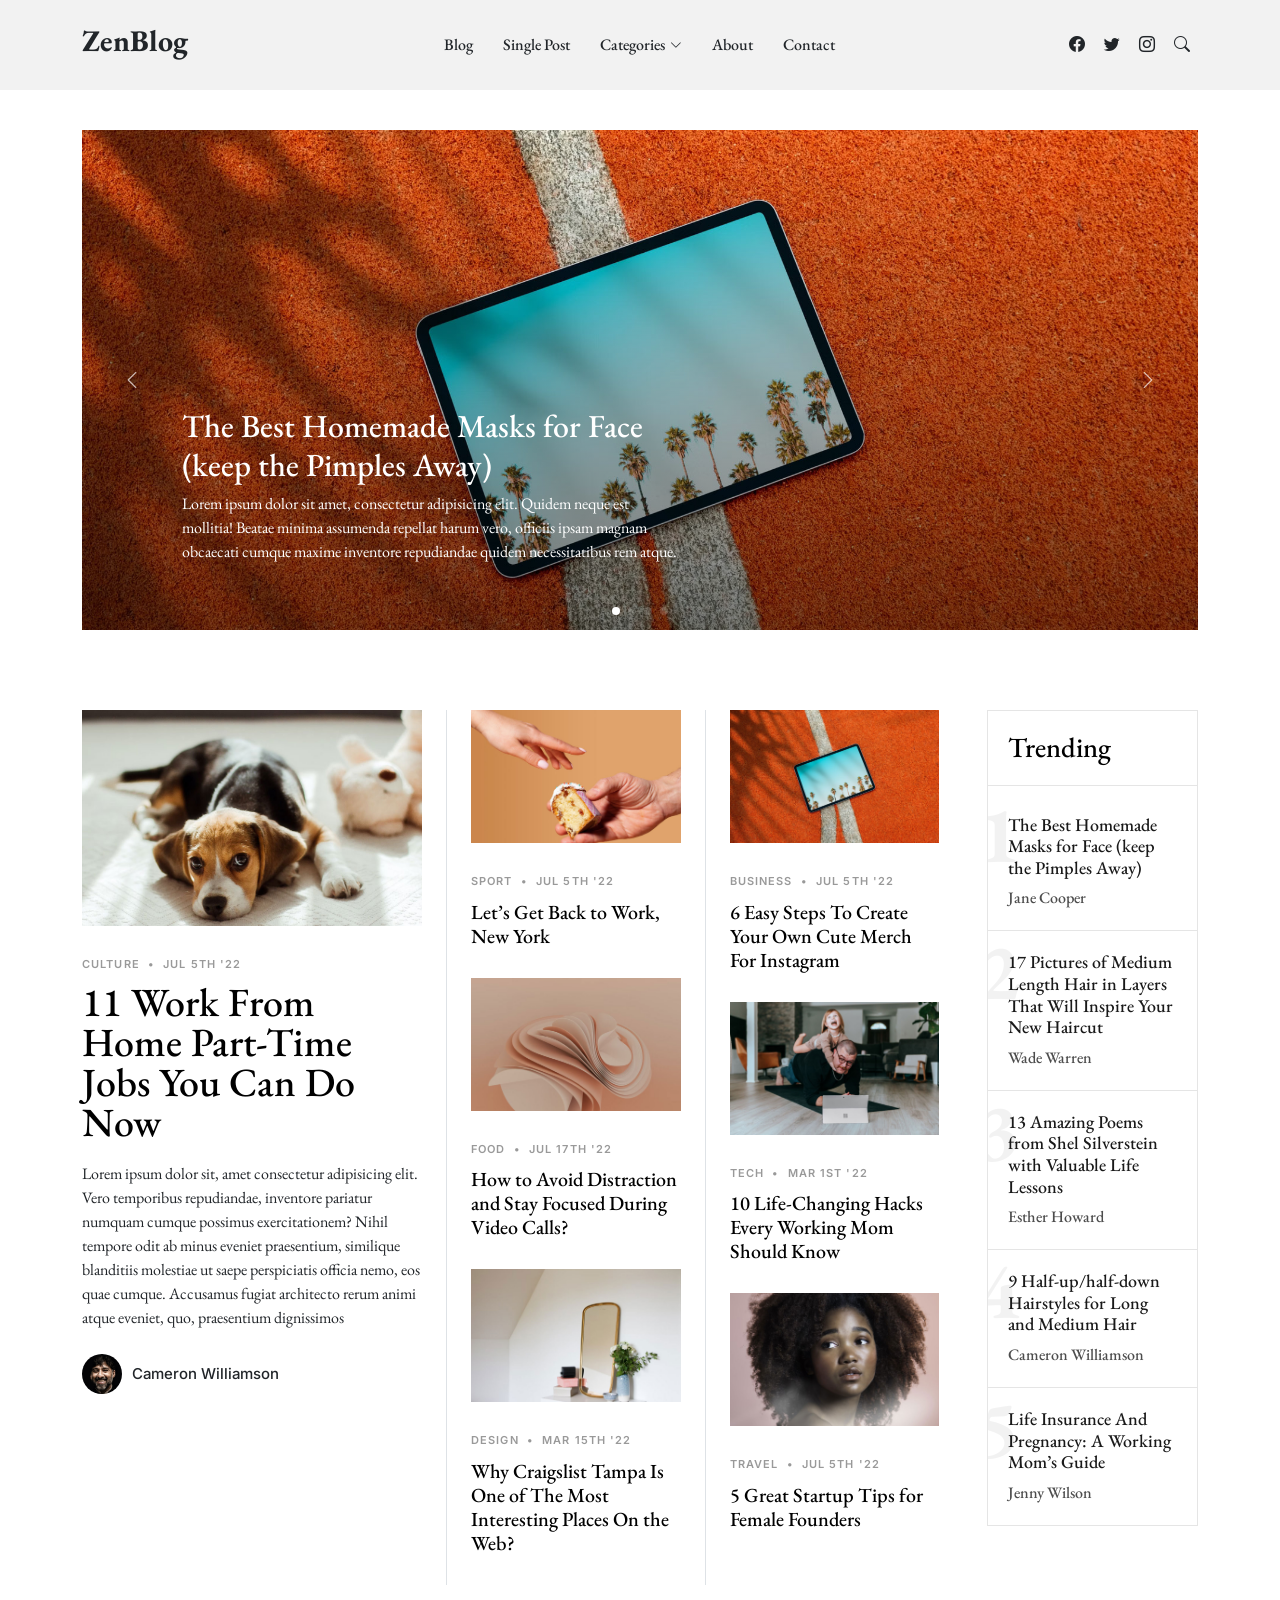
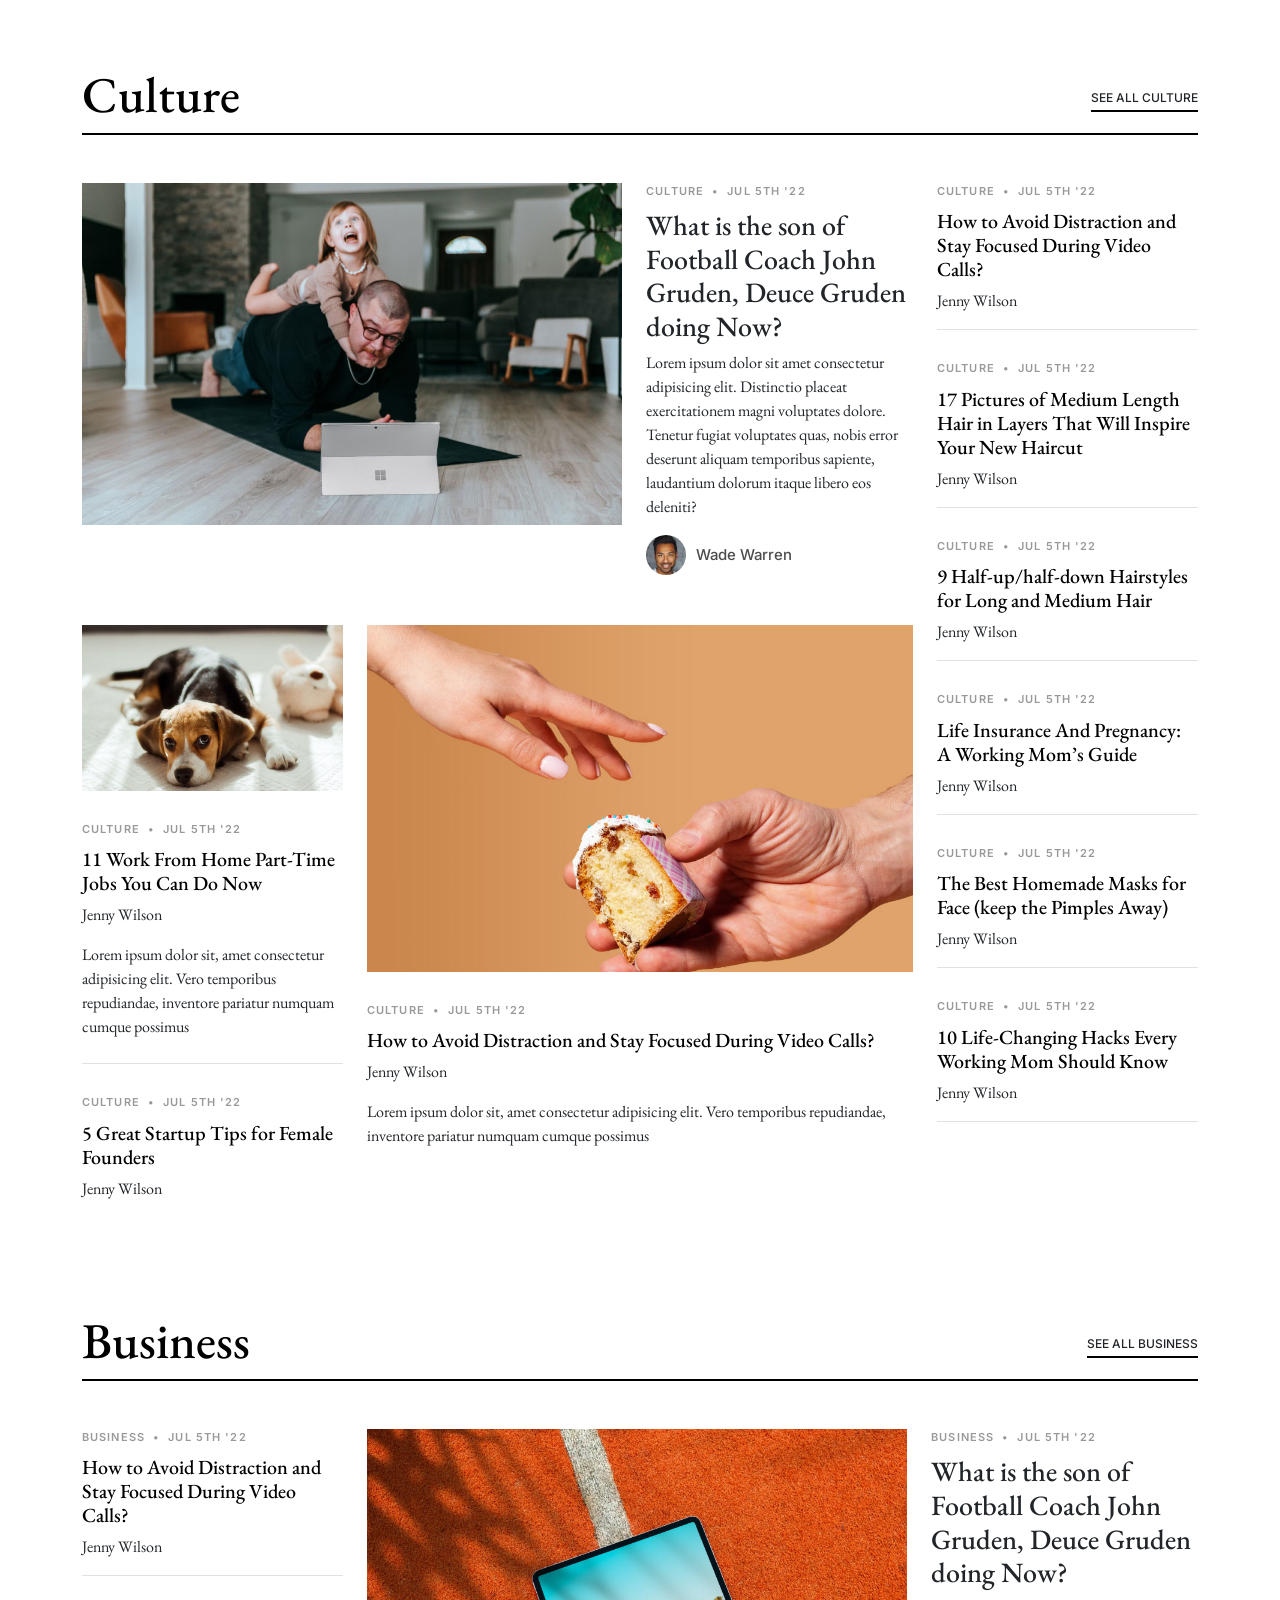
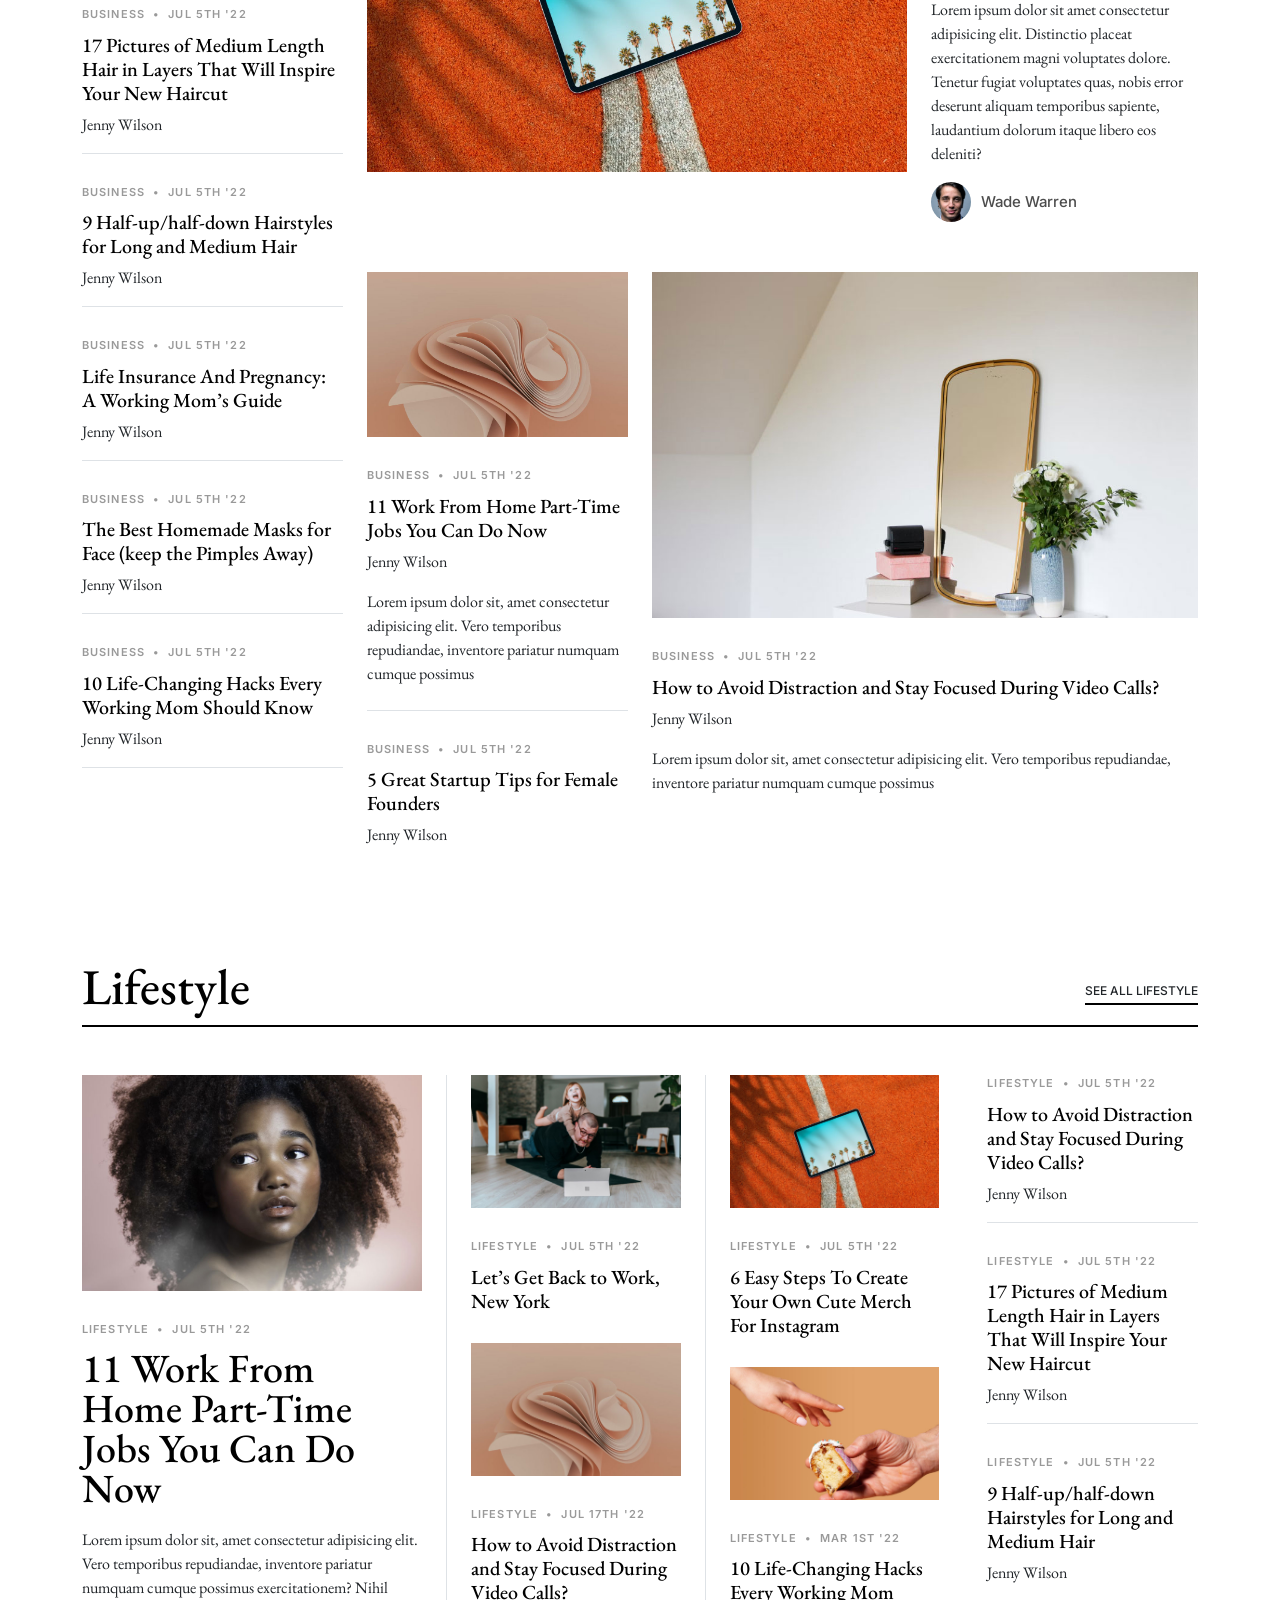
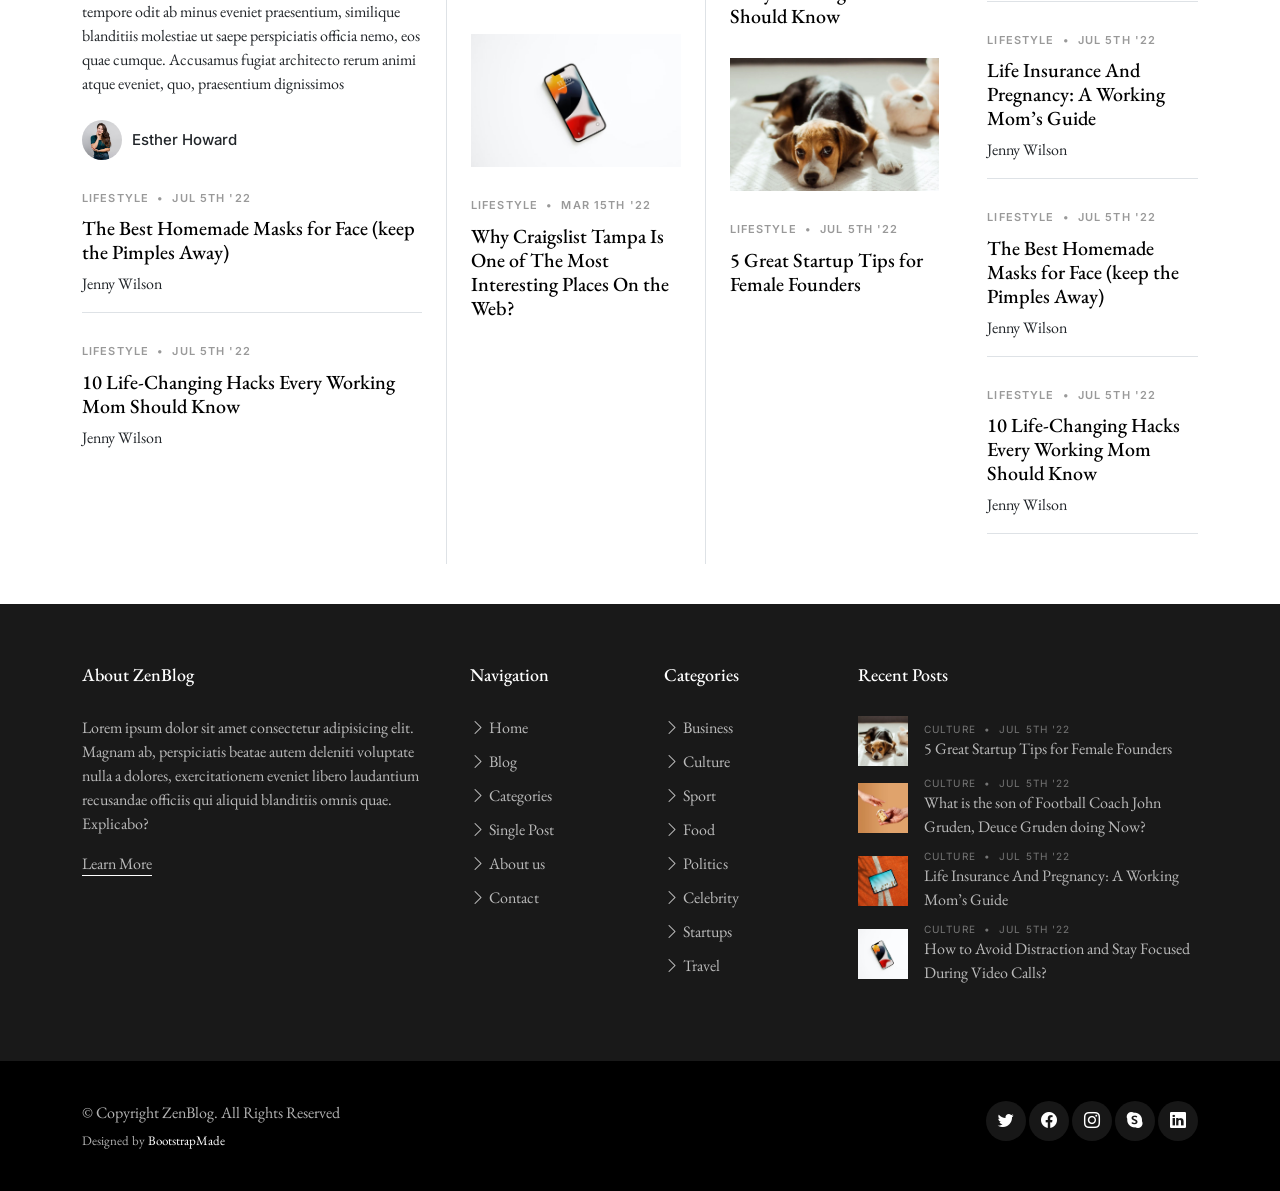
<file: INTEXII/wwwroot/ZenBlog/index.html>
<!DOCTYPE html>
<html lang="en">

<head>
  <meta charset="utf-8">
  <meta content="width=device-width, initial-scale=1.0" name="viewport">

  <title>ZenBlog Bootstrap Template - Index</title>
  <meta content="" name="description">
  <meta content="" name="keywords">

  <!-- Favicons -->
  <link href="assets/img/favicon.png" rel="icon">
  <link href="assets/img/apple-touch-icon.png" rel="apple-touch-icon">

  <!-- Google Fonts -->
  <link rel="preconnect" href="https://fonts.googleapis.com">
  <link rel="preconnect" href="https://fonts.gstatic.com" crossorigin>
  <link href="https://fonts.googleapis.com/css2?family=EB+Garamond:wght@400;500&family=Inter:wght@400;500&family=Playfair+Display:ital,wght@0,400;0,700;1,400;1,700&display=swap" rel="stylesheet">

  <!-- Vendor CSS Files -->
  <link href="assets/vendor/bootstrap/css/bootstrap.min.css" rel="stylesheet">
  <link href="assets/vendor/bootstrap-icons/bootstrap-icons.css" rel="stylesheet">
  <link href="assets/vendor/swiper/swiper-bundle.min.css" rel="stylesheet">
  <link href="assets/vendor/glightbox/css/glightbox.min.css" rel="stylesheet">
  <link href="assets/vendor/aos/aos.css" rel="stylesheet">

  <!-- Template Main CSS Files -->
  <link href="assets/css/variables.css" rel="stylesheet">
  <link href="assets/css/main.css" rel="stylesheet">

  <!-- =======================================================
  * Template Name: ZenBlog
  * Template URL: https://bootstrapmade.com/zenblog-bootstrap-blog-template/
  * Updated: Mar 17 2024 with Bootstrap v5.3.3
  * Author: BootstrapMade.com
  * License: https:///bootstrapmade.com/license/
  ======================================================== -->
</head>

<body>

  <!-- ======= Header ======= -->
  <header id="header" class="header d-flex align-items-center fixed-top">
    <div class="container-fluid container-xl d-flex align-items-center justify-content-between">

      <a href="index.html" class="logo d-flex align-items-center">
        <!-- Uncomment the line below if you also wish to use an image logo -->
        <!-- <img src="assets/img/logo.png" alt=""> -->
        <h1>ZenBlog</h1>
      </a>

      <nav id="navbar" class="navbar">
        <ul>
          <li><a href="index.html">Blog</a></li>
          <li><a href="single-post.html">Single Post</a></li>
          <li class="dropdown"><a href="category.html"><span>Categories</span> <i class="bi bi-chevron-down dropdown-indicator"></i></a>
            <ul>
              <li><a href="search-result.html">Search Result</a></li>
              <li><a href="#">Drop Down 1</a></li>
              <li class="dropdown"><a href="#"><span>Deep Drop Down</span> <i class="bi bi-chevron-down dropdown-indicator"></i></a>
                <ul>
                  <li><a href="#">Deep Drop Down 1</a></li>
                  <li><a href="#">Deep Drop Down 2</a></li>
                  <li><a href="#">Deep Drop Down 3</a></li>
                  <li><a href="#">Deep Drop Down 4</a></li>
                  <li><a href="#">Deep Drop Down 5</a></li>
                </ul>
              </li>
              <li><a href="#">Drop Down 2</a></li>
              <li><a href="#">Drop Down 3</a></li>
              <li><a href="#">Drop Down 4</a></li>
            </ul>
          </li>

          <li><a href="about.html">About</a></li>
          <li><a href="contact.html">Contact</a></li>
        </ul>
      </nav><!-- .navbar -->

      <div class="position-relative">
        <a href="#" class="mx-2"><span class="bi-facebook"></span></a>
        <a href="#" class="mx-2"><span class="bi-twitter"></span></a>
        <a href="#" class="mx-2"><span class="bi-instagram"></span></a>

        <a href="#" class="mx-2 js-search-open"><span class="bi-search"></span></a>
        <i class="bi bi-list mobile-nav-toggle"></i>

        <!-- ======= Search Form ======= -->
        <div class="search-form-wrap js-search-form-wrap">
          <form action="search-result.html" class="search-form">
            <span class="icon bi-search"></span>
            <input type="text" placeholder="Search" class="form-control">
            <button class="btn js-search-close"><span class="bi-x"></span></button>
          </form>
        </div><!-- End Search Form -->

      </div>

    </div>

  </header><!-- End Header -->

  <main id="main">

    <!-- ======= Hero Slider Section ======= -->
    <section id="hero-slider" class="hero-slider">
      <div class="container-md" data-aos="fade-in">
        <div class="row">
          <div class="col-12">
            <div class="swiper sliderFeaturedPosts">
              <div class="swiper-wrapper">
                <div class="swiper-slide">
                  <a href="single-post.html" class="img-bg d-flex align-items-end" style="background-image: url('assets/img/post-slide-1.jpg');">
                    <div class="img-bg-inner">
                      <h2>The Best Homemade Masks for Face (keep the Pimples Away)</h2>
                      <p>Lorem ipsum dolor sit amet, consectetur adipisicing elit. Quidem neque est mollitia! Beatae minima assumenda repellat harum vero, officiis ipsam magnam obcaecati cumque maxime inventore repudiandae quidem necessitatibus rem atque.</p>
                    </div>
                  </a>
                </div>

                <div class="swiper-slide">
                  <a href="single-post.html" class="img-bg d-flex align-items-end" style="background-image: url('assets/img/post-slide-2.jpg');">
                    <div class="img-bg-inner">
                      <h2>17 Pictures of Medium Length Hair in Layers That Will Inspire Your New Haircut</h2>
                      <p>Lorem ipsum dolor sit amet, consectetur adipisicing elit. Quidem neque est mollitia! Beatae minima assumenda repellat harum vero, officiis ipsam magnam obcaecati cumque maxime inventore repudiandae quidem necessitatibus rem atque.</p>
                    </div>
                  </a>
                </div>

                <div class="swiper-slide">
                  <a href="single-post.html" class="img-bg d-flex align-items-end" style="background-image: url('assets/img/post-slide-3.jpg');">
                    <div class="img-bg-inner">
                      <h2>13 Amazing Poems from Shel Silverstein with Valuable Life Lessons</h2>
                      <p>Lorem ipsum dolor sit amet, consectetur adipisicing elit. Quidem neque est mollitia! Beatae minima assumenda repellat harum vero, officiis ipsam magnam obcaecati cumque maxime inventore repudiandae quidem necessitatibus rem atque.</p>
                    </div>
                  </a>
                </div>

                <div class="swiper-slide">
                  <a href="single-post.html" class="img-bg d-flex align-items-end" style="background-image: url('assets/img/post-slide-4.jpg');">
                    <div class="img-bg-inner">
                      <h2>9 Half-up/half-down Hairstyles for Long and Medium Hair</h2>
                      <p>Lorem ipsum dolor sit amet, consectetur adipisicing elit. Quidem neque est mollitia! Beatae minima assumenda repellat harum vero, officiis ipsam magnam obcaecati cumque maxime inventore repudiandae quidem necessitatibus rem atque.</p>
                    </div>
                  </a>
                </div>
              </div>
              <div class="custom-swiper-button-next">
                <span class="bi-chevron-right"></span>
              </div>
              <div class="custom-swiper-button-prev">
                <span class="bi-chevron-left"></span>
              </div>

              <div class="swiper-pagination"></div>
            </div>
          </div>
        </div>
      </div>
    </section><!-- End Hero Slider Section -->

    <!-- ======= Post Grid Section ======= -->
    <section id="posts" class="posts">
      <div class="container" data-aos="fade-up">
        <div class="row g-5">
          <div class="col-lg-4">
            <div class="post-entry-1 lg">
              <a href="single-post.html"><img src="assets/img/post-landscape-1.jpg" alt="" class="img-fluid"></a>
              <div class="post-meta"><span class="date">Culture</span> <span class="mx-1">&bullet;</span> <span>Jul 5th '22</span></div>
              <h2><a href="single-post.html">11 Work From Home Part-Time Jobs You Can Do Now</a></h2>
              <p class="mb-4 d-block">Lorem ipsum dolor sit, amet consectetur adipisicing elit. Vero temporibus repudiandae, inventore pariatur numquam cumque possimus exercitationem? Nihil tempore odit ab minus eveniet praesentium, similique blanditiis molestiae ut saepe perspiciatis officia nemo, eos quae cumque. Accusamus fugiat architecto rerum animi atque eveniet, quo, praesentium dignissimos</p>

              <div class="d-flex align-items-center author">
                <div class="photo"><img src="assets/img/person-1.jpg" alt="" class="img-fluid"></div>
                <div class="name">
                  <h3 class="m-0 p-0">Cameron Williamson</h3>
                </div>
              </div>
            </div>

          </div>

          <div class="col-lg-8">
            <div class="row g-5">
              <div class="col-lg-4 border-start custom-border">
                <div class="post-entry-1">
                  <a href="single-post.html"><img src="assets/img/post-landscape-2.jpg" alt="" class="img-fluid"></a>
                  <div class="post-meta"><span class="date">Sport</span> <span class="mx-1">&bullet;</span> <span>Jul 5th '22</span></div>
                  <h2><a href="single-post.html">Let’s Get Back to Work, New York</a></h2>
                </div>
                <div class="post-entry-1">
                  <a href="single-post.html"><img src="assets/img/post-landscape-5.jpg" alt="" class="img-fluid"></a>
                  <div class="post-meta"><span class="date">Food</span> <span class="mx-1">&bullet;</span> <span>Jul 17th '22</span></div>
                  <h2><a href="single-post.html">How to Avoid Distraction and Stay Focused During Video Calls?</a></h2>
                </div>
                <div class="post-entry-1">
                  <a href="single-post.html"><img src="assets/img/post-landscape-7.jpg" alt="" class="img-fluid"></a>
                  <div class="post-meta"><span class="date">Design</span> <span class="mx-1">&bullet;</span> <span>Mar 15th '22</span></div>
                  <h2><a href="single-post.html">Why Craigslist Tampa Is One of The Most Interesting Places On the Web?</a></h2>
                </div>
              </div>
              <div class="col-lg-4 border-start custom-border">
                <div class="post-entry-1">
                  <a href="single-post.html"><img src="assets/img/post-landscape-3.jpg" alt="" class="img-fluid"></a>
                  <div class="post-meta"><span class="date">Business</span> <span class="mx-1">&bullet;</span> <span>Jul 5th '22</span></div>
                  <h2><a href="single-post.html">6 Easy Steps To Create Your Own Cute Merch For Instagram</a></h2>
                </div>
                <div class="post-entry-1">
                  <a href="single-post.html"><img src="assets/img/post-landscape-6.jpg" alt="" class="img-fluid"></a>
                  <div class="post-meta"><span class="date">Tech</span> <span class="mx-1">&bullet;</span> <span>Mar 1st '22</span></div>
                  <h2><a href="single-post.html">10 Life-Changing Hacks Every Working Mom Should Know</a></h2>
                </div>
                <div class="post-entry-1">
                  <a href="single-post.html"><img src="assets/img/post-landscape-8.jpg" alt="" class="img-fluid"></a>
                  <div class="post-meta"><span class="date">Travel</span> <span class="mx-1">&bullet;</span> <span>Jul 5th '22</span></div>
                  <h2><a href="single-post.html">5 Great Startup Tips for Female Founders</a></h2>
                </div>
              </div>

              <!-- Trending Section -->
              <div class="col-lg-4">

                <div class="trending">
                  <h3>Trending</h3>
                  <ul class="trending-post">
                    <li>
                      <a href="single-post.html">
                        <span class="number">1</span>
                        <h3>The Best Homemade Masks for Face (keep the Pimples Away)</h3>
                        <span class="author">Jane Cooper</span>
                      </a>
                    </li>
                    <li>
                      <a href="single-post.html">
                        <span class="number">2</span>
                        <h3>17 Pictures of Medium Length Hair in Layers That Will Inspire Your New Haircut</h3>
                        <span class="author">Wade Warren</span>
                      </a>
                    </li>
                    <li>
                      <a href="single-post.html">
                        <span class="number">3</span>
                        <h3>13 Amazing Poems from Shel Silverstein with Valuable Life Lessons</h3>
                        <span class="author">Esther Howard</span>
                      </a>
                    </li>
                    <li>
                      <a href="single-post.html">
                        <span class="number">4</span>
                        <h3>9 Half-up/half-down Hairstyles for Long and Medium Hair</h3>
                        <span class="author">Cameron Williamson</span>
                      </a>
                    </li>
                    <li>
                      <a href="single-post.html">
                        <span class="number">5</span>
                        <h3>Life Insurance And Pregnancy: A Working Mom’s Guide</h3>
                        <span class="author">Jenny Wilson</span>
                      </a>
                    </li>
                  </ul>
                </div>

              </div> <!-- End Trending Section -->
            </div>
          </div>

        </div> <!-- End .row -->
      </div>
    </section> <!-- End Post Grid Section -->

    <!-- ======= Culture Category Section ======= -->
    <section class="category-section">
      <div class="container" data-aos="fade-up">

        <div class="section-header d-flex justify-content-between align-items-center mb-5">
          <h2>Culture</h2>
          <div><a href="category.html" class="more">See All Culture</a></div>
        </div>

        <div class="row">
          <div class="col-md-9">

            <div class="d-lg-flex post-entry-2">
              <a href="single-post.html" class="me-4 thumbnail mb-4 mb-lg-0 d-inline-block">
                <img src="assets/img/post-landscape-6.jpg" alt="" class="img-fluid">
              </a>
              <div>
                <div class="post-meta"><span class="date">Culture</span> <span class="mx-1">&bullet;</span> <span>Jul 5th '22</span></div>
                <h3><a href="single-post.html">What is the son of Football Coach John Gruden, Deuce Gruden doing Now?</a></h3>
                <p>Lorem ipsum dolor sit amet consectetur adipisicing elit. Distinctio placeat exercitationem magni voluptates dolore. Tenetur fugiat voluptates quas, nobis error deserunt aliquam temporibus sapiente, laudantium dolorum itaque libero eos deleniti?</p>
                <div class="d-flex align-items-center author">
                  <div class="photo"><img src="assets/img/person-2.jpg" alt="" class="img-fluid"></div>
                  <div class="name">
                    <h3 class="m-0 p-0">Wade Warren</h3>
                  </div>
                </div>
              </div>
            </div>

            <div class="row">
              <div class="col-lg-4">
                <div class="post-entry-1 border-bottom">
                  <a href="single-post.html"><img src="assets/img/post-landscape-1.jpg" alt="" class="img-fluid"></a>
                  <div class="post-meta"><span class="date">Culture</span> <span class="mx-1">&bullet;</span> <span>Jul 5th '22</span></div>
                  <h2 class="mb-2"><a href="single-post.html">11 Work From Home Part-Time Jobs You Can Do Now</a></h2>
                  <span class="author mb-3 d-block">Jenny Wilson</span>
                  <p class="mb-4 d-block">Lorem ipsum dolor sit, amet consectetur adipisicing elit. Vero temporibus repudiandae, inventore pariatur numquam cumque possimus</p>
                </div>

                <div class="post-entry-1">
                  <div class="post-meta"><span class="date">Culture</span> <span class="mx-1">&bullet;</span> <span>Jul 5th '22</span></div>
                  <h2 class="mb-2"><a href="single-post.html">5 Great Startup Tips for Female Founders</a></h2>
                  <span class="author mb-3 d-block">Jenny Wilson</span>
                </div>
              </div>
              <div class="col-lg-8">
                <div class="post-entry-1">
                  <a href="single-post.html"><img src="assets/img/post-landscape-2.jpg" alt="" class="img-fluid"></a>
                  <div class="post-meta"><span class="date">Culture</span> <span class="mx-1">&bullet;</span> <span>Jul 5th '22</span></div>
                  <h2 class="mb-2"><a href="single-post.html">How to Avoid Distraction and Stay Focused During Video Calls?</a></h2>
                  <span class="author mb-3 d-block">Jenny Wilson</span>
                  <p class="mb-4 d-block">Lorem ipsum dolor sit, amet consectetur adipisicing elit. Vero temporibus repudiandae, inventore pariatur numquam cumque possimus</p>
                </div>
              </div>
            </div>
          </div>

          <div class="col-md-3">
            <div class="post-entry-1 border-bottom">
              <div class="post-meta"><span class="date">Culture</span> <span class="mx-1">&bullet;</span> <span>Jul 5th '22</span></div>
              <h2 class="mb-2"><a href="single-post.html">How to Avoid Distraction and Stay Focused During Video Calls?</a></h2>
              <span class="author mb-3 d-block">Jenny Wilson</span>
            </div>

            <div class="post-entry-1 border-bottom">
              <div class="post-meta"><span class="date">Culture</span> <span class="mx-1">&bullet;</span> <span>Jul 5th '22</span></div>
              <h2 class="mb-2"><a href="single-post.html">17 Pictures of Medium Length Hair in Layers That Will Inspire Your New Haircut</a></h2>
              <span class="author mb-3 d-block">Jenny Wilson</span>
            </div>

            <div class="post-entry-1 border-bottom">
              <div class="post-meta"><span class="date">Culture</span> <span class="mx-1">&bullet;</span> <span>Jul 5th '22</span></div>
              <h2 class="mb-2"><a href="single-post.html">9 Half-up/half-down Hairstyles for Long and Medium Hair</a></h2>
              <span class="author mb-3 d-block">Jenny Wilson</span>
            </div>

            <div class="post-entry-1 border-bottom">
              <div class="post-meta"><span class="date">Culture</span> <span class="mx-1">&bullet;</span> <span>Jul 5th '22</span></div>
              <h2 class="mb-2"><a href="single-post.html">Life Insurance And Pregnancy: A Working Mom’s Guide</a></h2>
              <span class="author mb-3 d-block">Jenny Wilson</span>
            </div>

            <div class="post-entry-1 border-bottom">
              <div class="post-meta"><span class="date">Culture</span> <span class="mx-1">&bullet;</span> <span>Jul 5th '22</span></div>
              <h2 class="mb-2"><a href="single-post.html">The Best Homemade Masks for Face (keep the Pimples Away)</a></h2>
              <span class="author mb-3 d-block">Jenny Wilson</span>
            </div>

            <div class="post-entry-1 border-bottom">
              <div class="post-meta"><span class="date">Culture</span> <span class="mx-1">&bullet;</span> <span>Jul 5th '22</span></div>
              <h2 class="mb-2"><a href="single-post.html">10 Life-Changing Hacks Every Working Mom Should Know</a></h2>
              <span class="author mb-3 d-block">Jenny Wilson</span>
            </div>
          </div>
        </div>
      </div>
    </section><!-- End Culture Category Section -->

    <!-- ======= Business Category Section ======= -->
    <section class="category-section">
      <div class="container" data-aos="fade-up">

        <div class="section-header d-flex justify-content-between align-items-center mb-5">
          <h2>Business</h2>
          <div><a href="category.html" class="more">See All Business</a></div>
        </div>

        <div class="row">
          <div class="col-md-9 order-md-2">

            <div class="d-lg-flex post-entry-2">
              <a href="single-post.html" class="me-4 thumbnail d-inline-block mb-4 mb-lg-0">
                <img src="assets/img/post-landscape-3.jpg" alt="" class="img-fluid">
              </a>
              <div>
                <div class="post-meta"><span class="date">Business</span> <span class="mx-1">&bullet;</span> <span>Jul 5th '22</span></div>
                <h3><a href="single-post.html">What is the son of Football Coach John Gruden, Deuce Gruden doing Now?</a></h3>
                <p>Lorem ipsum dolor sit amet consectetur adipisicing elit. Distinctio placeat exercitationem magni voluptates dolore. Tenetur fugiat voluptates quas, nobis error deserunt aliquam temporibus sapiente, laudantium dolorum itaque libero eos deleniti?</p>
                <div class="d-flex align-items-center author">
                  <div class="photo"><img src="assets/img/person-4.jpg" alt="" class="img-fluid"></div>
                  <div class="name">
                    <h3 class="m-0 p-0">Wade Warren</h3>
                  </div>
                </div>
              </div>
            </div>

            <div class="row">
              <div class="col-lg-4">
                <div class="post-entry-1 border-bottom">
                  <a href="single-post.html"><img src="assets/img/post-landscape-5.jpg" alt="" class="img-fluid"></a>
                  <div class="post-meta"><span class="date">Business</span> <span class="mx-1">&bullet;</span> <span>Jul 5th '22</span></div>
                  <h2 class="mb-2"><a href="single-post.html">11 Work From Home Part-Time Jobs You Can Do Now</a></h2>
                  <span class="author mb-3 d-block">Jenny Wilson</span>
                  <p class="mb-4 d-block">Lorem ipsum dolor sit, amet consectetur adipisicing elit. Vero temporibus repudiandae, inventore pariatur numquam cumque possimus</p>
                </div>

                <div class="post-entry-1">
                  <div class="post-meta"><span class="date">Business</span> <span class="mx-1">&bullet;</span> <span>Jul 5th '22</span></div>
                  <h2 class="mb-2"><a href="single-post.html">5 Great Startup Tips for Female Founders</a></h2>
                  <span class="author mb-3 d-block">Jenny Wilson</span>
                </div>
              </div>
              <div class="col-lg-8">
                <div class="post-entry-1">
                  <a href="single-post.html"><img src="assets/img/post-landscape-7.jpg" alt="" class="img-fluid"></a>
                  <div class="post-meta"><span class="date">Business</span> <span class="mx-1">&bullet;</span> <span>Jul 5th '22</span></div>
                  <h2 class="mb-2"><a href="single-post.html">How to Avoid Distraction and Stay Focused During Video Calls?</a></h2>
                  <span class="author mb-3 d-block">Jenny Wilson</span>
                  <p class="mb-4 d-block">Lorem ipsum dolor sit, amet consectetur adipisicing elit. Vero temporibus repudiandae, inventore pariatur numquam cumque possimus</p>
                </div>
              </div>
            </div>
          </div>
          <div class="col-md-3">
            <div class="post-entry-1 border-bottom">
              <div class="post-meta"><span class="date">Business</span> <span class="mx-1">&bullet;</span> <span>Jul 5th '22</span></div>
              <h2 class="mb-2"><a href="single-post.html">How to Avoid Distraction and Stay Focused During Video Calls?</a></h2>
              <span class="author mb-3 d-block">Jenny Wilson</span>
            </div>

            <div class="post-entry-1 border-bottom">
              <div class="post-meta"><span class="date">Business</span> <span class="mx-1">&bullet;</span> <span>Jul 5th '22</span></div>
              <h2 class="mb-2"><a href="single-post.html">17 Pictures of Medium Length Hair in Layers That Will Inspire Your New Haircut</a></h2>
              <span class="author mb-3 d-block">Jenny Wilson</span>
            </div>

            <div class="post-entry-1 border-bottom">
              <div class="post-meta"><span class="date">Business</span> <span class="mx-1">&bullet;</span> <span>Jul 5th '22</span></div>
              <h2 class="mb-2"><a href="single-post.html">9 Half-up/half-down Hairstyles for Long and Medium Hair</a></h2>
              <span class="author mb-3 d-block">Jenny Wilson</span>
            </div>

            <div class="post-entry-1 border-bottom">
              <div class="post-meta"><span class="date">Business</span> <span class="mx-1">&bullet;</span> <span>Jul 5th '22</span></div>
              <h2 class="mb-2"><a href="single-post.html">Life Insurance And Pregnancy: A Working Mom’s Guide</a></h2>
              <span class="author mb-3 d-block">Jenny Wilson</span>
            </div>

            <div class="post-entry-1 border-bottom">
              <div class="post-meta"><span class="date">Business</span> <span class="mx-1">&bullet;</span> <span>Jul 5th '22</span></div>
              <h2 class="mb-2"><a href="single-post.html">The Best Homemade Masks for Face (keep the Pimples Away)</a></h2>
              <span class="author mb-3 d-block">Jenny Wilson</span>
            </div>

            <div class="post-entry-1 border-bottom">
              <div class="post-meta"><span class="date">Business</span> <span class="mx-1">&bullet;</span> <span>Jul 5th '22</span></div>
              <h2 class="mb-2"><a href="single-post.html">10 Life-Changing Hacks Every Working Mom Should Know</a></h2>
              <span class="author mb-3 d-block">Jenny Wilson</span>
            </div>
          </div>
        </div>
      </div>
    </section><!-- End Business Category Section -->

    <!-- ======= Lifestyle Category Section ======= -->
    <section class="category-section">
      <div class="container" data-aos="fade-up">

        <div class="section-header d-flex justify-content-between align-items-center mb-5">
          <h2>Lifestyle</h2>
          <div><a href="category.html" class="more">See All Lifestyle</a></div>
        </div>

        <div class="row g-5">
          <div class="col-lg-4">
            <div class="post-entry-1 lg">
              <a href="single-post.html"><img src="assets/img/post-landscape-8.jpg" alt="" class="img-fluid"></a>
              <div class="post-meta"><span class="date">Lifestyle</span> <span class="mx-1">&bullet;</span> <span>Jul 5th '22</span></div>
              <h2><a href="single-post.html">11 Work From Home Part-Time Jobs You Can Do Now</a></h2>
              <p class="mb-4 d-block">Lorem ipsum dolor sit, amet consectetur adipisicing elit. Vero temporibus repudiandae, inventore pariatur numquam cumque possimus exercitationem? Nihil tempore odit ab minus eveniet praesentium, similique blanditiis molestiae ut saepe perspiciatis officia nemo, eos quae cumque. Accusamus fugiat architecto rerum animi atque eveniet, quo, praesentium dignissimos</p>

              <div class="d-flex align-items-center author">
                <div class="photo"><img src="assets/img/person-7.jpg" alt="" class="img-fluid"></div>
                <div class="name">
                  <h3 class="m-0 p-0">Esther Howard</h3>
                </div>
              </div>
            </div>

            <div class="post-entry-1 border-bottom">
              <div class="post-meta"><span class="date">Lifestyle</span> <span class="mx-1">&bullet;</span> <span>Jul 5th '22</span></div>
              <h2 class="mb-2"><a href="single-post.html">The Best Homemade Masks for Face (keep the Pimples Away)</a></h2>
              <span class="author mb-3 d-block">Jenny Wilson</span>
            </div>

            <div class="post-entry-1">
              <div class="post-meta"><span class="date">Lifestyle</span> <span class="mx-1">&bullet;</span> <span>Jul 5th '22</span></div>
              <h2 class="mb-2"><a href="single-post.html">10 Life-Changing Hacks Every Working Mom Should Know</a></h2>
              <span class="author mb-3 d-block">Jenny Wilson</span>
            </div>

          </div>

          <div class="col-lg-8">
            <div class="row g-5">
              <div class="col-lg-4 border-start custom-border">
                <div class="post-entry-1">
                  <a href="single-post.html"><img src="assets/img/post-landscape-6.jpg" alt="" class="img-fluid"></a>
                  <div class="post-meta"><span class="date">Lifestyle</span> <span class="mx-1">&bullet;</span> <span>Jul 5th '22</span></div>
                  <h2><a href="single-post.html">Let’s Get Back to Work, New York</a></h2>
                </div>
                <div class="post-entry-1">
                  <a href="single-post.html"><img src="assets/img/post-landscape-5.jpg" alt="" class="img-fluid"></a>
                  <div class="post-meta"><span class="date">Lifestyle</span> <span class="mx-1">&bullet;</span> <span>Jul 17th '22</span></div>
                  <h2><a href="single-post.html">How to Avoid Distraction and Stay Focused During Video Calls?</a></h2>
                </div>
                <div class="post-entry-1">
                  <a href="single-post.html"><img src="assets/img/post-landscape-4.jpg" alt="" class="img-fluid"></a>
                  <div class="post-meta"><span class="date">Lifestyle</span> <span class="mx-1">&bullet;</span> <span>Mar 15th '22</span></div>
                  <h2><a href="single-post.html">Why Craigslist Tampa Is One of The Most Interesting Places On the Web?</a></h2>
                </div>
              </div>
              <div class="col-lg-4 border-start custom-border">
                <div class="post-entry-1">
                  <a href="single-post.html"><img src="assets/img/post-landscape-3.jpg" alt="" class="img-fluid"></a>
                  <div class="post-meta"><span class="date">Lifestyle</span> <span class="mx-1">&bullet;</span> <span>Jul 5th '22</span></div>
                  <h2><a href="single-post.html">6 Easy Steps To Create Your Own Cute Merch For Instagram</a></h2>
                </div>
                <div class="post-entry-1">
                  <a href="single-post.html"><img src="assets/img/post-landscape-2.jpg" alt="" class="img-fluid"></a>
                  <div class="post-meta"><span class="date">Lifestyle</span> <span class="mx-1">&bullet;</span> <span>Mar 1st '22</span></div>
                  <h2><a href="single-post.html">10 Life-Changing Hacks Every Working Mom Should Know</a></h2>
                </div>
                <div class="post-entry-1">
                  <a href="single-post.html"><img src="assets/img/post-landscape-1.jpg" alt="" class="img-fluid"></a>
                  <div class="post-meta"><span class="date">Lifestyle</span> <span class="mx-1">&bullet;</span> <span>Jul 5th '22</span></div>
                  <h2><a href="single-post.html">5 Great Startup Tips for Female Founders</a></h2>
                </div>
              </div>
              <div class="col-lg-4">

                <div class="post-entry-1 border-bottom">
                  <div class="post-meta"><span class="date">Lifestyle</span> <span class="mx-1">&bullet;</span> <span>Jul 5th '22</span></div>
                  <h2 class="mb-2"><a href="single-post.html">How to Avoid Distraction and Stay Focused During Video Calls?</a></h2>
                  <span class="author mb-3 d-block">Jenny Wilson</span>
                </div>

                <div class="post-entry-1 border-bottom">
                  <div class="post-meta"><span class="date">Lifestyle</span> <span class="mx-1">&bullet;</span> <span>Jul 5th '22</span></div>
                  <h2 class="mb-2"><a href="single-post.html">17 Pictures of Medium Length Hair in Layers That Will Inspire Your New Haircut</a></h2>
                  <span class="author mb-3 d-block">Jenny Wilson</span>
                </div>

                <div class="post-entry-1 border-bottom">
                  <div class="post-meta"><span class="date">Lifestyle</span> <span class="mx-1">&bullet;</span> <span>Jul 5th '22</span></div>
                  <h2 class="mb-2"><a href="single-post.html">9 Half-up/half-down Hairstyles for Long and Medium Hair</a></h2>
                  <span class="author mb-3 d-block">Jenny Wilson</span>
                </div>

                <div class="post-entry-1 border-bottom">
                  <div class="post-meta"><span class="date">Lifestyle</span> <span class="mx-1">&bullet;</span> <span>Jul 5th '22</span></div>
                  <h2 class="mb-2"><a href="single-post.html">Life Insurance And Pregnancy: A Working Mom’s Guide</a></h2>
                  <span class="author mb-3 d-block">Jenny Wilson</span>
                </div>

                <div class="post-entry-1 border-bottom">
                  <div class="post-meta"><span class="date">Lifestyle</span> <span class="mx-1">&bullet;</span> <span>Jul 5th '22</span></div>
                  <h2 class="mb-2"><a href="single-post.html">The Best Homemade Masks for Face (keep the Pimples Away)</a></h2>
                  <span class="author mb-3 d-block">Jenny Wilson</span>
                </div>

                <div class="post-entry-1 border-bottom">
                  <div class="post-meta"><span class="date">Lifestyle</span> <span class="mx-1">&bullet;</span> <span>Jul 5th '22</span></div>
                  <h2 class="mb-2"><a href="single-post.html">10 Life-Changing Hacks Every Working Mom Should Know</a></h2>
                  <span class="author mb-3 d-block">Jenny Wilson</span>
                </div>

              </div>
            </div>
          </div>

        </div> <!-- End .row -->
      </div>
    </section><!-- End Lifestyle Category Section -->

  </main><!-- End #main -->

  <!-- ======= Footer ======= -->
  <footer id="footer" class="footer">

    <div class="footer-content">
      <div class="container">

        <div class="row g-5">
          <div class="col-lg-4">
            <h3 class="footer-heading">About ZenBlog</h3>
            <p>Lorem ipsum dolor sit amet consectetur adipisicing elit. Magnam ab, perspiciatis beatae autem deleniti voluptate nulla a dolores, exercitationem eveniet libero laudantium recusandae officiis qui aliquid blanditiis omnis quae. Explicabo?</p>
            <p><a href="about.html" class="footer-link-more">Learn More</a></p>
          </div>
          <div class="col-6 col-lg-2">
            <h3 class="footer-heading">Navigation</h3>
            <ul class="footer-links list-unstyled">
              <li><a href="index.html"><i class="bi bi-chevron-right"></i> Home</a></li>
              <li><a href="index.html"><i class="bi bi-chevron-right"></i> Blog</a></li>
              <li><a href="category.html"><i class="bi bi-chevron-right"></i> Categories</a></li>
              <li><a href="single-post.html"><i class="bi bi-chevron-right"></i> Single Post</a></li>
              <li><a href="about.html"><i class="bi bi-chevron-right"></i> About us</a></li>
              <li><a href="contact.html"><i class="bi bi-chevron-right"></i> Contact</a></li>
            </ul>
          </div>
          <div class="col-6 col-lg-2">
            <h3 class="footer-heading">Categories</h3>
            <ul class="footer-links list-unstyled">
              <li><a href="category.html"><i class="bi bi-chevron-right"></i> Business</a></li>
              <li><a href="category.html"><i class="bi bi-chevron-right"></i> Culture</a></li>
              <li><a href="category.html"><i class="bi bi-chevron-right"></i> Sport</a></li>
              <li><a href="category.html"><i class="bi bi-chevron-right"></i> Food</a></li>
              <li><a href="category.html"><i class="bi bi-chevron-right"></i> Politics</a></li>
              <li><a href="category.html"><i class="bi bi-chevron-right"></i> Celebrity</a></li>
              <li><a href="category.html"><i class="bi bi-chevron-right"></i> Startups</a></li>
              <li><a href="category.html"><i class="bi bi-chevron-right"></i> Travel</a></li>

            </ul>
          </div>

          <div class="col-lg-4">
            <h3 class="footer-heading">Recent Posts</h3>

            <ul class="footer-links footer-blog-entry list-unstyled">
              <li>
                <a href="single-post.html" class="d-flex align-items-center">
                  <img src="assets/img/post-sq-1.jpg" alt="" class="img-fluid me-3">
                  <div>
                    <div class="post-meta d-block"><span class="date">Culture</span> <span class="mx-1">&bullet;</span> <span>Jul 5th '22</span></div>
                    <span>5 Great Startup Tips for Female Founders</span>
                  </div>
                </a>
              </li>

              <li>
                <a href="single-post.html" class="d-flex align-items-center">
                  <img src="assets/img/post-sq-2.jpg" alt="" class="img-fluid me-3">
                  <div>
                    <div class="post-meta d-block"><span class="date">Culture</span> <span class="mx-1">&bullet;</span> <span>Jul 5th '22</span></div>
                    <span>What is the son of Football Coach John Gruden, Deuce Gruden doing Now?</span>
                  </div>
                </a>
              </li>

              <li>
                <a href="single-post.html" class="d-flex align-items-center">
                  <img src="assets/img/post-sq-3.jpg" alt="" class="img-fluid me-3">
                  <div>
                    <div class="post-meta d-block"><span class="date">Culture</span> <span class="mx-1">&bullet;</span> <span>Jul 5th '22</span></div>
                    <span>Life Insurance And Pregnancy: A Working Mom’s Guide</span>
                  </div>
                </a>
              </li>

              <li>
                <a href="single-post.html" class="d-flex align-items-center">
                  <img src="assets/img/post-sq-4.jpg" alt="" class="img-fluid me-3">
                  <div>
                    <div class="post-meta d-block"><span class="date">Culture</span> <span class="mx-1">&bullet;</span> <span>Jul 5th '22</span></div>
                    <span>How to Avoid Distraction and Stay Focused During Video Calls?</span>
                  </div>
                </a>
              </li>

            </ul>

          </div>
        </div>
      </div>
    </div>

    <div class="footer-legal">
      <div class="container">

        <div class="row justify-content-between">
          <div class="col-md-6 text-center text-md-start mb-3 mb-md-0">
            <div class="copyright">
              © Copyright <strong><span>ZenBlog</span></strong>. All Rights Reserved
            </div>

            <div class="credits">
              <!-- All the links in the footer should remain intact. -->
              <!-- You can delete the links only if you purchased the pro version. -->
              <!-- Licensing information: https://bootstrapmade.com/license/ -->
              <!-- Purchase the pro version with working PHP/AJAX contact form: https://bootstrapmade.com/herobiz-bootstrap-business-template/ -->
              Designed by <a href="https://bootstrapmade.com/">BootstrapMade</a>
            </div>

          </div>

          <div class="col-md-6">
            <div class="social-links mb-3 mb-lg-0 text-center text-md-end">
              <a href="#" class="twitter"><i class="bi bi-twitter"></i></a>
              <a href="#" class="facebook"><i class="bi bi-facebook"></i></a>
              <a href="#" class="instagram"><i class="bi bi-instagram"></i></a>
              <a href="#" class="google-plus"><i class="bi bi-skype"></i></a>
              <a href="#" class="linkedin"><i class="bi bi-linkedin"></i></a>
            </div>

          </div>

        </div>

      </div>
    </div>

  </footer>

  <a href="#" class="scroll-top d-flex align-items-center justify-content-center"><i class="bi bi-arrow-up-short"></i></a>

  <!-- Vendor JS Files -->
  <script src="assets/vendor/bootstrap/js/bootstrap.bundle.min.js"></script>
  <script src="assets/vendor/swiper/swiper-bundle.min.js"></script>
  <script src="assets/vendor/glightbox/js/glightbox.min.js"></script>
  <script src="assets/vendor/aos/aos.js"></script>
  <script src="assets/vendor/php-email-form/validate.js"></script>

  <!-- Template Main JS File -->
  <script src="assets/js/main.js"></script>

</body>

</html>
</file>
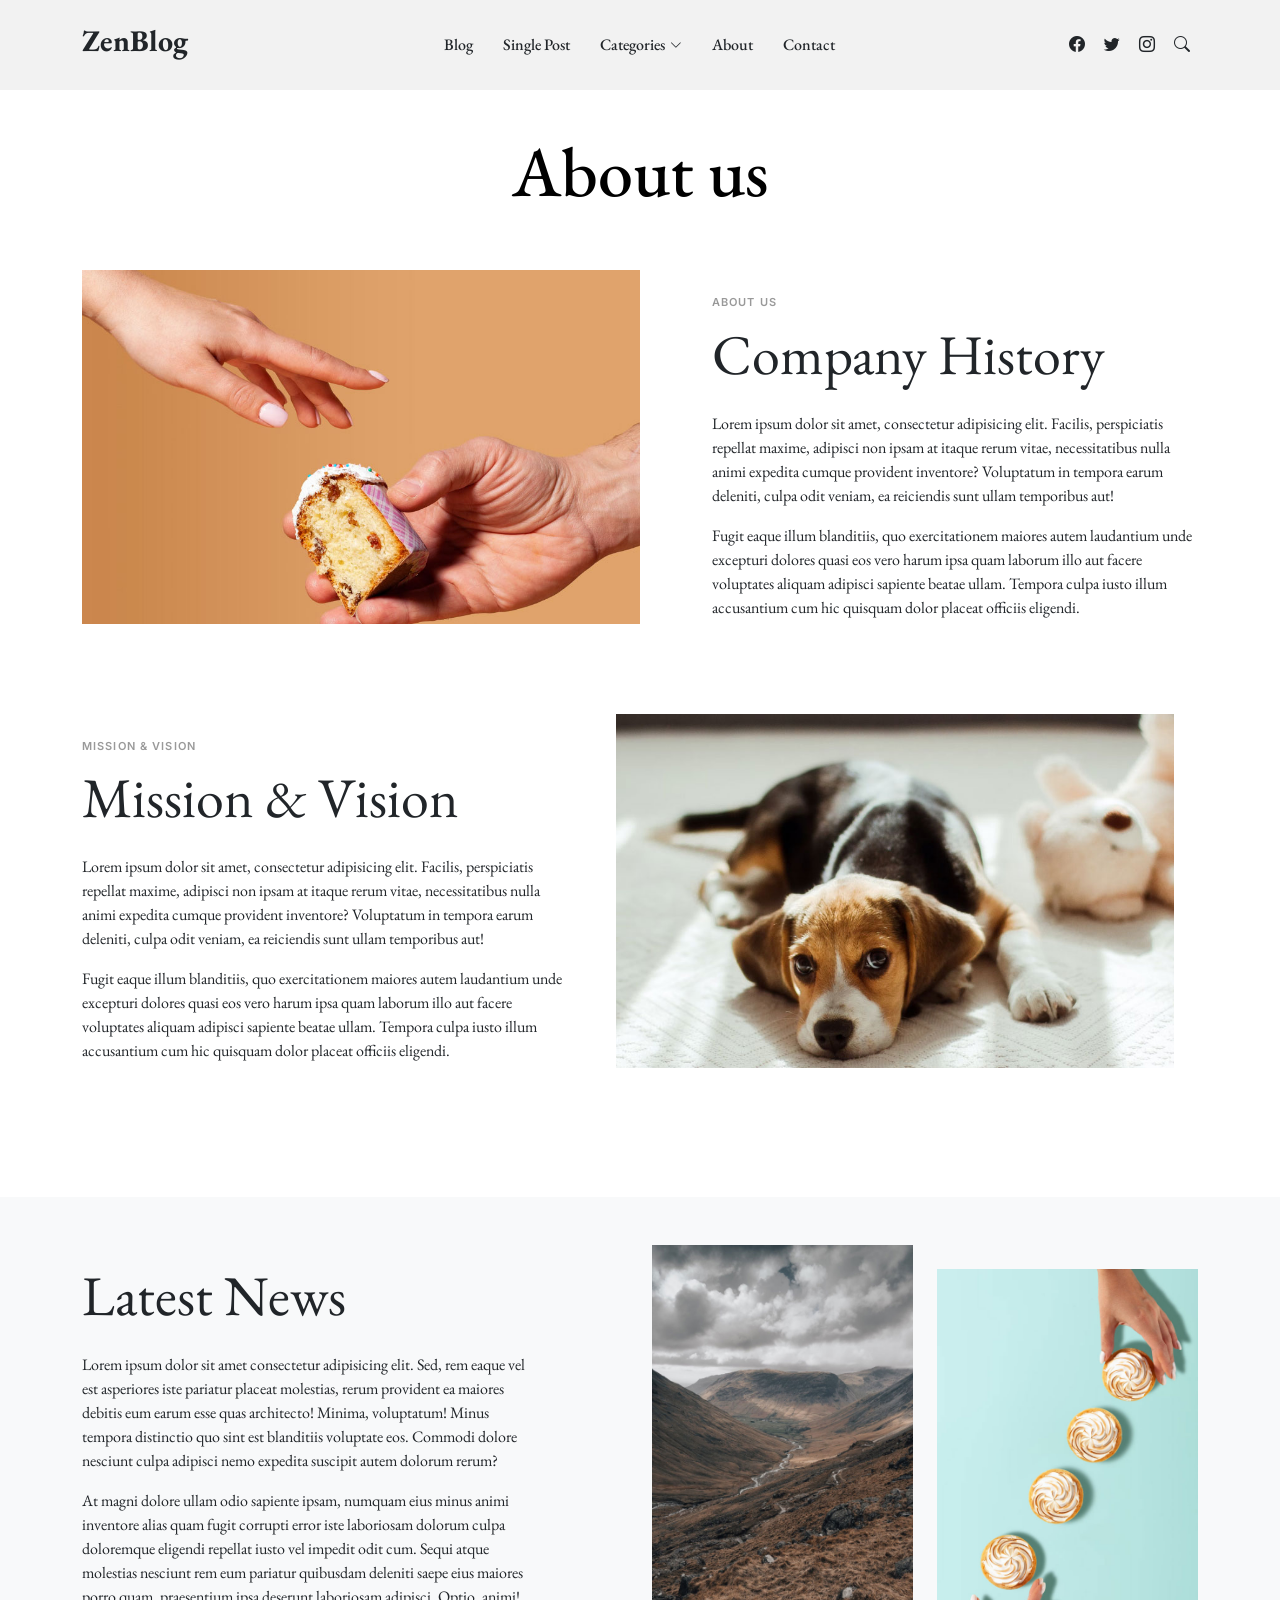
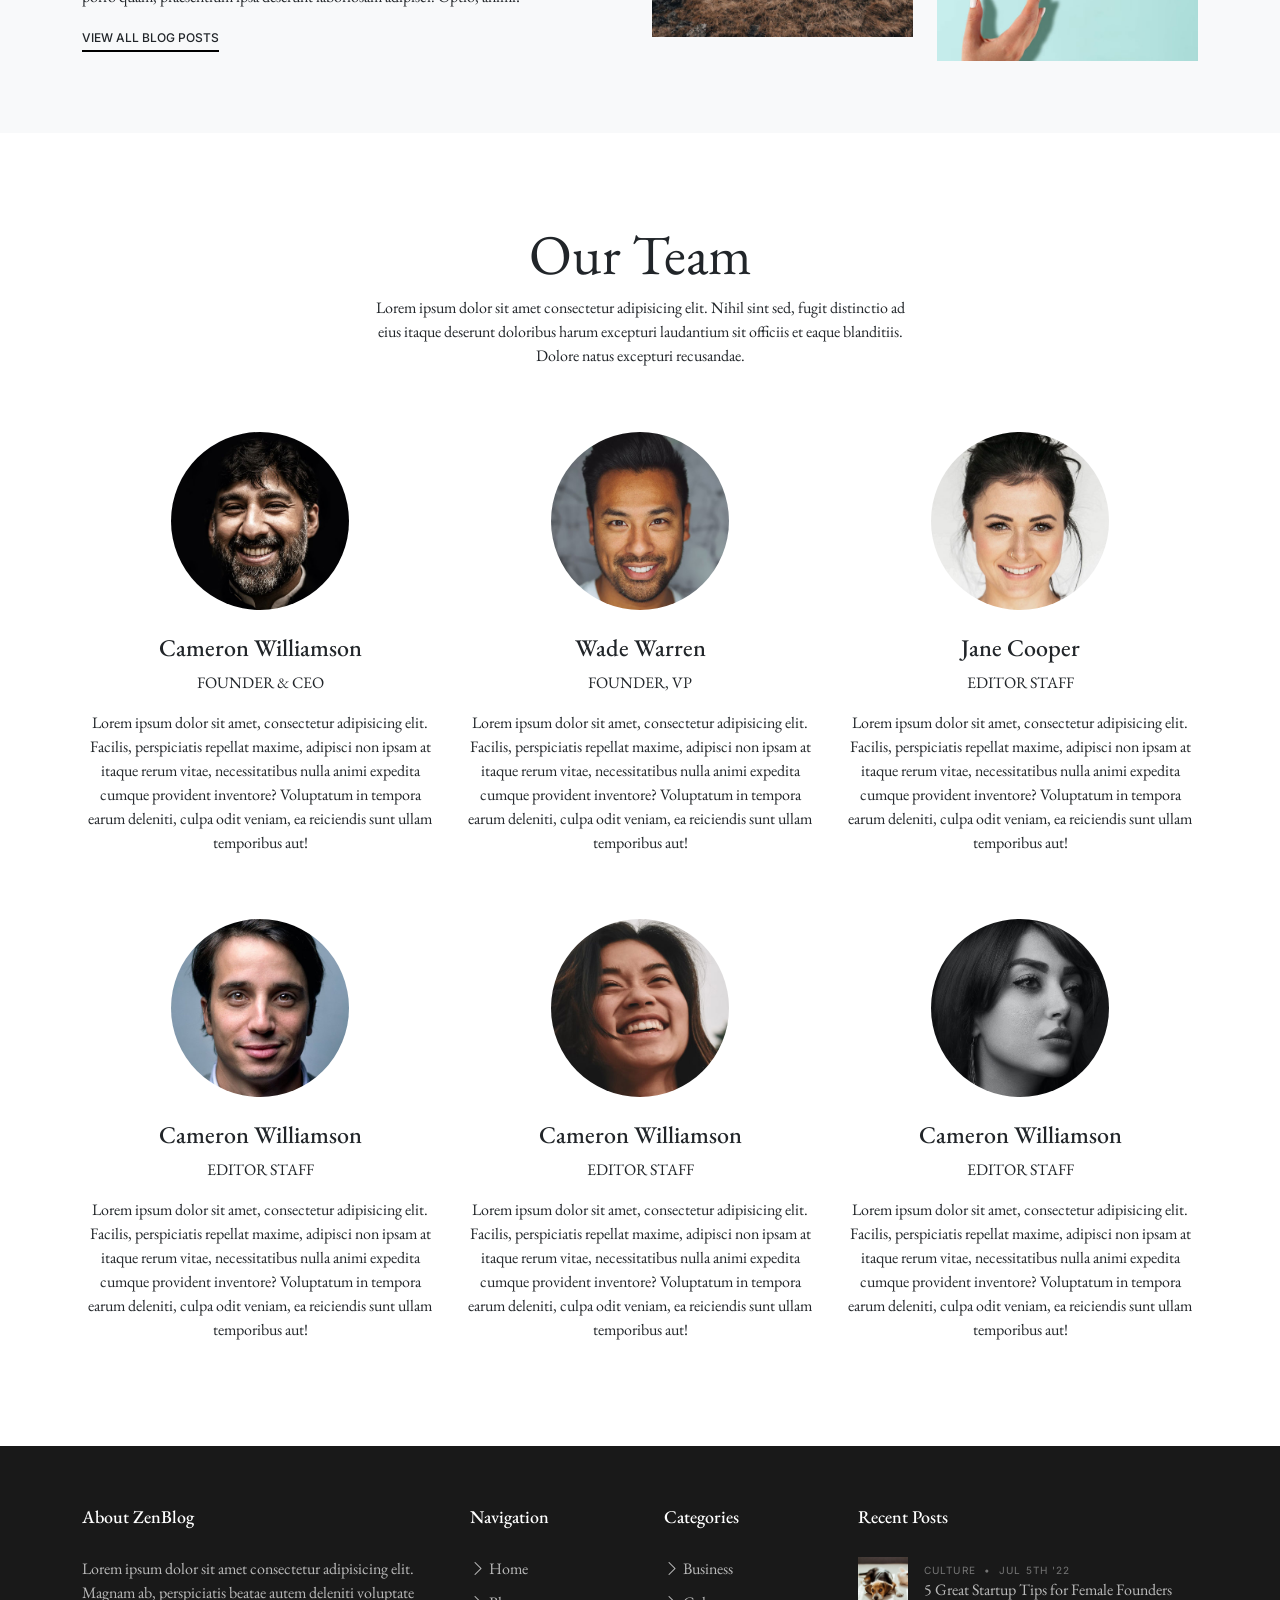
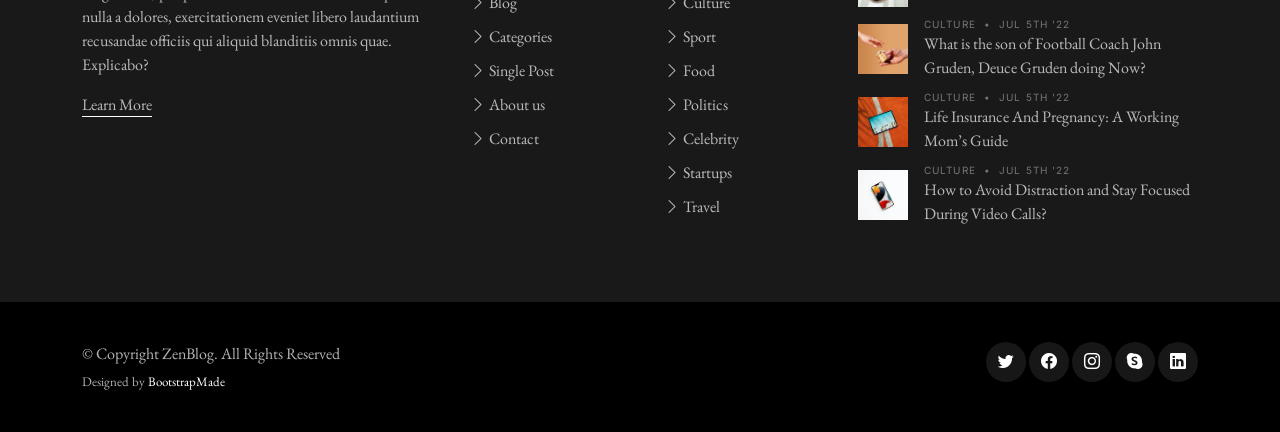
<file: INTEXII/wwwroot/ZenBlog/about.html>
<!DOCTYPE html>
<html lang="en">

<head>
  <meta charset="utf-8">
  <meta content="width=device-width, initial-scale=1.0" name="viewport">

  <title>ZenBlog Bootstrap Template - About</title>
  <meta content="" name="description">
  <meta content="" name="keywords">

  <!-- Favicons -->
  <link href="assets/img/favicon.png" rel="icon">
  <link href="assets/img/apple-touch-icon.png" rel="apple-touch-icon">

  <!-- Google Fonts -->
  <link rel="preconnect" href="https://fonts.googleapis.com">
  <link rel="preconnect" href="https://fonts.gstatic.com" crossorigin>
  <link href="https://fonts.googleapis.com/css2?family=EB+Garamond:wght@400;500&family=Inter:wght@400;500&family=Playfair+Display:ital,wght@0,400;0,700;1,400;1,700&display=swap" rel="stylesheet">

  <!-- Vendor CSS Files -->
  <link href="assets/vendor/bootstrap/css/bootstrap.min.css" rel="stylesheet">
  <link href="assets/vendor/bootstrap-icons/bootstrap-icons.css" rel="stylesheet">
  <link href="assets/vendor/swiper/swiper-bundle.min.css" rel="stylesheet">
  <link href="assets/vendor/glightbox/css/glightbox.min.css" rel="stylesheet">
  <link href="assets/vendor/aos/aos.css" rel="stylesheet">

  <!-- Template Main CSS Files -->
  <link href="assets/css/variables.css" rel="stylesheet">
  <link href="assets/css/main.css" rel="stylesheet">

  <!-- =======================================================
  * Template Name: ZenBlog
  * Template URL: https://bootstrapmade.com/zenblog-bootstrap-blog-template/
  * Updated: Mar 17 2024 with Bootstrap v5.3.3
  * Author: BootstrapMade.com
  * License: https:///bootstrapmade.com/license/
  ======================================================== -->
</head>

<body>

  <!-- ======= Header ======= -->
  <header id="header" class="header d-flex align-items-center fixed-top">
    <div class="container-fluid container-xl d-flex align-items-center justify-content-between">

      <a href="index.html" class="logo d-flex align-items-center">
        <!-- Uncomment the line below if you also wish to use an image logo -->
        <!-- <img src="assets/img/logo.png" alt=""> -->
        <h1>ZenBlog</h1>
      </a>

      <nav id="navbar" class="navbar">
        <ul>
          <li><a href="index.html">Blog</a></li>
          <li><a href="single-post.html">Single Post</a></li>
          <li class="dropdown"><a href="category.html"><span>Categories</span> <i class="bi bi-chevron-down dropdown-indicator"></i></a>
            <ul>
              <li><a href="search-result.html">Search Result</a></li>
              <li><a href="#">Drop Down 1</a></li>
              <li class="dropdown"><a href="#"><span>Deep Drop Down</span> <i class="bi bi-chevron-down dropdown-indicator"></i></a>
                <ul>
                  <li><a href="#">Deep Drop Down 1</a></li>
                  <li><a href="#">Deep Drop Down 2</a></li>
                  <li><a href="#">Deep Drop Down 3</a></li>
                  <li><a href="#">Deep Drop Down 4</a></li>
                  <li><a href="#">Deep Drop Down 5</a></li>
                </ul>
              </li>
              <li><a href="#">Drop Down 2</a></li>
              <li><a href="#">Drop Down 3</a></li>
              <li><a href="#">Drop Down 4</a></li>
            </ul>
          </li>

          <li><a href="about.html">About</a></li>
          <li><a href="contact.html">Contact</a></li>
        </ul>
      </nav><!-- .navbar -->

      <div class="position-relative">
        <a href="#" class="mx-2"><span class="bi-facebook"></span></a>
        <a href="#" class="mx-2"><span class="bi-twitter"></span></a>
        <a href="#" class="mx-2"><span class="bi-instagram"></span></a>

        <a href="#" class="mx-2 js-search-open"><span class="bi-search"></span></a>
        <i class="bi bi-list mobile-nav-toggle"></i>

        <!-- ======= Search Form ======= -->
        <div class="search-form-wrap js-search-form-wrap">
          <form action="search-result.html" class="search-form">
            <span class="icon bi-search"></span>
            <input type="text" placeholder="Search" class="form-control">
            <button class="btn js-search-close"><span class="bi-x"></span></button>
          </form>
        </div><!-- End Search Form -->

      </div>

    </div>

  </header><!-- End Header -->

  <main id="main">
    <section>
      <div class="container" data-aos="fade-up">
        <div class="row">
          <div class="col-lg-12 text-center mb-5">
            <h1 class="page-title">About us</h1>
          </div>
        </div>

        <div class="row mb-5">

          <div class="d-md-flex post-entry-2 half">
            <a href="#" class="me-4 thumbnail">
              <img src="assets/img/post-landscape-2.jpg" alt="" class="img-fluid">
            </a>
            <div class="ps-md-5 mt-4 mt-md-0">
              <div class="post-meta mt-4">About us</div>
              <h2 class="mb-4 display-4">Company History</h2>

              <p>Lorem ipsum dolor sit amet, consectetur adipisicing elit. Facilis, perspiciatis repellat maxime, adipisci non ipsam at itaque rerum vitae, necessitatibus nulla animi expedita cumque provident inventore? Voluptatum in tempora earum deleniti, culpa odit veniam, ea reiciendis sunt ullam temporibus aut!</p>
              <p>Fugit eaque illum blanditiis, quo exercitationem maiores autem laudantium unde excepturi dolores quasi eos vero harum ipsa quam laborum illo aut facere voluptates aliquam adipisci sapiente beatae ullam. Tempora culpa iusto illum accusantium cum hic quisquam dolor placeat officiis eligendi.</p>
            </div>
          </div>

          <div class="d-md-flex post-entry-2 half mt-5">
            <a href="#" class="me-4 thumbnail order-2">
              <img src="assets/img/post-landscape-1.jpg" alt="" class="img-fluid">
            </a>
            <div class="pe-md-5 mt-4 mt-md-0">
              <div class="post-meta mt-4">Mission &amp; Vision</div>
              <h2 class="mb-4 display-4">Mission &amp; Vision</h2>

              <p>Lorem ipsum dolor sit amet, consectetur adipisicing elit. Facilis, perspiciatis repellat maxime, adipisci non ipsam at itaque rerum vitae, necessitatibus nulla animi expedita cumque provident inventore? Voluptatum in tempora earum deleniti, culpa odit veniam, ea reiciendis sunt ullam temporibus aut!</p>
              <p>Fugit eaque illum blanditiis, quo exercitationem maiores autem laudantium unde excepturi dolores quasi eos vero harum ipsa quam laborum illo aut facere voluptates aliquam adipisci sapiente beatae ullam. Tempora culpa iusto illum accusantium cum hic quisquam dolor placeat officiis eligendi.</p>
            </div>
          </div>

        </div>

      </div>
    </section>

    <section class="mb-5 bg-light py-5">
      <div class="container" data-aos="fade-up">
        <div class="row justify-content-between align-items-lg-center">
          <div class="col-lg-5 mb-4 mb-lg-0">
            <h2 class="display-4 mb-4">Latest News</h2>
            <p>Lorem ipsum dolor sit amet consectetur adipisicing elit. Sed, rem eaque vel est asperiores iste pariatur placeat molestias, rerum provident ea maiores debitis eum earum esse quas architecto! Minima, voluptatum! Minus tempora distinctio quo sint est blanditiis voluptate eos. Commodi dolore nesciunt culpa adipisci nemo expedita suscipit autem dolorum rerum?</p>
            <p>At magni dolore ullam odio sapiente ipsam, numquam eius minus animi inventore alias quam fugit corrupti error iste laboriosam dolorum culpa doloremque eligendi repellat iusto vel impedit odit cum. Sequi atque molestias nesciunt rem eum pariatur quibusdam deleniti saepe eius maiores porro quam, praesentium ipsa deserunt laboriosam adipisci. Optio, animi!</p>
            <p><a href="#" class="more">View All Blog Posts</a></p>
          </div>
          <div class="col-lg-6">
            <div class="row">
              <div class="col-6">
                <img src="assets/img/post-portrait-3.jpg" alt="" class="img-fluid mb-4">
              </div>
              <div class="col-6 mt-4">
                <img src="assets/img/post-portrait-4.jpg" alt="" class="img-fluid mb-4">
              </div>
            </div>
          </div>
        </div>
      </div>
    </section>

    <section>
      <div class="container" data-aos="fade-up">
        <div class="row">
          <div class="col-12 text-center mb-5">
            <div class="row justify-content-center">
              <div class="col-lg-6">
                <h2 class="display-4">Our Team</h2>
                <p>Lorem ipsum dolor sit amet consectetur adipisicing elit. Nihil sint sed, fugit distinctio ad eius itaque deserunt doloribus harum excepturi laudantium sit officiis et eaque blanditiis. Dolore natus excepturi recusandae.</p>
              </div>
            </div>
          </div>
          <div class="col-lg-4 text-center mb-5">
            <img src="assets/img/person-1.jpg" alt="" class="img-fluid rounded-circle w-50 mb-4">
            <h4>Cameron Williamson</h4>
            <span class="d-block mb-3 text-uppercase">Founder &amp; CEO</span>
            <p>Lorem ipsum dolor sit amet, consectetur adipisicing elit. Facilis, perspiciatis repellat maxime, adipisci non ipsam at itaque rerum vitae, necessitatibus nulla animi expedita cumque provident inventore? Voluptatum in tempora earum deleniti, culpa odit veniam, ea reiciendis sunt ullam temporibus aut!</p>
          </div>
          <div class="col-lg-4 text-center mb-5">
            <img src="assets/img/person-2.jpg" alt="" class="img-fluid rounded-circle w-50 mb-4">
            <h4>Wade Warren</h4>
            <span class="d-block mb-3 text-uppercase">Founder, VP</span>
            <p>Lorem ipsum dolor sit amet, consectetur adipisicing elit. Facilis, perspiciatis repellat maxime, adipisci non ipsam at itaque rerum vitae, necessitatibus nulla animi expedita cumque provident inventore? Voluptatum in tempora earum deleniti, culpa odit veniam, ea reiciendis sunt ullam temporibus aut!</p>
          </div>
          <div class="col-lg-4 text-center mb-5">
            <img src="assets/img/person-3.jpg" alt="" class="img-fluid rounded-circle w-50 mb-4">
            <h4>Jane Cooper</h4>
            <span class="d-block mb-3 text-uppercase">Editor Staff</span>
            <p>Lorem ipsum dolor sit amet, consectetur adipisicing elit. Facilis, perspiciatis repellat maxime, adipisci non ipsam at itaque rerum vitae, necessitatibus nulla animi expedita cumque provident inventore? Voluptatum in tempora earum deleniti, culpa odit veniam, ea reiciendis sunt ullam temporibus aut!</p>
          </div>
          <div class="col-lg-4 text-center mb-5">
            <img src="assets/img/person-4.jpg" alt="" class="img-fluid rounded-circle w-50 mb-4">
            <h4>Cameron Williamson</h4>
            <span class="d-block mb-3 text-uppercase">Editor Staff</span>
            <p>Lorem ipsum dolor sit amet, consectetur adipisicing elit. Facilis, perspiciatis repellat maxime, adipisci non ipsam at itaque rerum vitae, necessitatibus nulla animi expedita cumque provident inventore? Voluptatum in tempora earum deleniti, culpa odit veniam, ea reiciendis sunt ullam temporibus aut!</p>
          </div>
          <div class="col-lg-4 text-center mb-5">
            <img src="assets/img/person-5.jpg" alt="" class="img-fluid rounded-circle w-50 mb-4">
            <h4>Cameron Williamson</h4>
            <span class="d-block mb-3 text-uppercase">Editor Staff</span>
            <p>Lorem ipsum dolor sit amet, consectetur adipisicing elit. Facilis, perspiciatis repellat maxime, adipisci non ipsam at itaque rerum vitae, necessitatibus nulla animi expedita cumque provident inventore? Voluptatum in tempora earum deleniti, culpa odit veniam, ea reiciendis sunt ullam temporibus aut!</p>
          </div>
          <div class="col-lg-4 text-center mb-5">
            <img src="assets/img/person-6.jpg" alt="" class="img-fluid rounded-circle w-50 mb-4">
            <h4>Cameron Williamson</h4>
            <span class="d-block mb-3 text-uppercase">Editor Staff</span>
            <p>Lorem ipsum dolor sit amet, consectetur adipisicing elit. Facilis, perspiciatis repellat maxime, adipisci non ipsam at itaque rerum vitae, necessitatibus nulla animi expedita cumque provident inventore? Voluptatum in tempora earum deleniti, culpa odit veniam, ea reiciendis sunt ullam temporibus aut!</p>
          </div>
        </div>
      </div>
    </section>

  </main><!-- End #main -->

  <!-- ======= Footer ======= -->
  <footer id="footer" class="footer">

    <div class="footer-content">
      <div class="container">

        <div class="row g-5">
          <div class="col-lg-4">
            <h3 class="footer-heading">About ZenBlog</h3>
            <p>Lorem ipsum dolor sit amet consectetur adipisicing elit. Magnam ab, perspiciatis beatae autem deleniti voluptate nulla a dolores, exercitationem eveniet libero laudantium recusandae officiis qui aliquid blanditiis omnis quae. Explicabo?</p>
            <p><a href="about.html" class="footer-link-more">Learn More</a></p>
          </div>
          <div class="col-6 col-lg-2">
            <h3 class="footer-heading">Navigation</h3>
            <ul class="footer-links list-unstyled">
              <li><a href="index.html"><i class="bi bi-chevron-right"></i> Home</a></li>
              <li><a href="index.html"><i class="bi bi-chevron-right"></i> Blog</a></li>
              <li><a href="category.html"><i class="bi bi-chevron-right"></i> Categories</a></li>
              <li><a href="single-post.html"><i class="bi bi-chevron-right"></i> Single Post</a></li>
              <li><a href="about.html"><i class="bi bi-chevron-right"></i> About us</a></li>
              <li><a href="contact.html"><i class="bi bi-chevron-right"></i> Contact</a></li>
            </ul>
          </div>
          <div class="col-6 col-lg-2">
            <h3 class="footer-heading">Categories</h3>
            <ul class="footer-links list-unstyled">
              <li><a href="category.html"><i class="bi bi-chevron-right"></i> Business</a></li>
              <li><a href="category.html"><i class="bi bi-chevron-right"></i> Culture</a></li>
              <li><a href="category.html"><i class="bi bi-chevron-right"></i> Sport</a></li>
              <li><a href="category.html"><i class="bi bi-chevron-right"></i> Food</a></li>
              <li><a href="category.html"><i class="bi bi-chevron-right"></i> Politics</a></li>
              <li><a href="category.html"><i class="bi bi-chevron-right"></i> Celebrity</a></li>
              <li><a href="category.html"><i class="bi bi-chevron-right"></i> Startups</a></li>
              <li><a href="category.html"><i class="bi bi-chevron-right"></i> Travel</a></li>

            </ul>
          </div>

          <div class="col-lg-4">
            <h3 class="footer-heading">Recent Posts</h3>

            <ul class="footer-links footer-blog-entry list-unstyled">
              <li>
                <a href="single-post.html" class="d-flex align-items-center">
                  <img src="assets/img/post-sq-1.jpg" alt="" class="img-fluid me-3">
                  <div>
                    <div class="post-meta d-block"><span class="date">Culture</span> <span class="mx-1">&bullet;</span> <span>Jul 5th '22</span></div>
                    <span>5 Great Startup Tips for Female Founders</span>
                  </div>
                </a>
              </li>

              <li>
                <a href="single-post.html" class="d-flex align-items-center">
                  <img src="assets/img/post-sq-2.jpg" alt="" class="img-fluid me-3">
                  <div>
                    <div class="post-meta d-block"><span class="date">Culture</span> <span class="mx-1">&bullet;</span> <span>Jul 5th '22</span></div>
                    <span>What is the son of Football Coach John Gruden, Deuce Gruden doing Now?</span>
                  </div>
                </a>
              </li>

              <li>
                <a href="single-post.html" class="d-flex align-items-center">
                  <img src="assets/img/post-sq-3.jpg" alt="" class="img-fluid me-3">
                  <div>
                    <div class="post-meta d-block"><span class="date">Culture</span> <span class="mx-1">&bullet;</span> <span>Jul 5th '22</span></div>
                    <span>Life Insurance And Pregnancy: A Working Mom’s Guide</span>
                  </div>
                </a>
              </li>

              <li>
                <a href="single-post.html" class="d-flex align-items-center">
                  <img src="assets/img/post-sq-4.jpg" alt="" class="img-fluid me-3">
                  <div>
                    <div class="post-meta d-block"><span class="date">Culture</span> <span class="mx-1">&bullet;</span> <span>Jul 5th '22</span></div>
                    <span>How to Avoid Distraction and Stay Focused During Video Calls?</span>
                  </div>
                </a>
              </li>

            </ul>

          </div>
        </div>
      </div>
    </div>

    <div class="footer-legal">
      <div class="container">

        <div class="row justify-content-between">
          <div class="col-md-6 text-center text-md-start mb-3 mb-md-0">
            <div class="copyright">
              © Copyright <strong><span>ZenBlog</span></strong>. All Rights Reserved
            </div>

            <div class="credits">
              <!-- All the links in the footer should remain intact. -->
              <!-- You can delete the links only if you purchased the pro version. -->
              <!-- Licensing information: https://bootstrapmade.com/license/ -->
              <!-- Purchase the pro version with working PHP/AJAX contact form: https://bootstrapmade.com/herobiz-bootstrap-business-template/ -->
              Designed by <a href="https://bootstrapmade.com/">BootstrapMade</a>
            </div>

          </div>

          <div class="col-md-6">
            <div class="social-links mb-3 mb-lg-0 text-center text-md-end">
              <a href="#" class="twitter"><i class="bi bi-twitter"></i></a>
              <a href="#" class="facebook"><i class="bi bi-facebook"></i></a>
              <a href="#" class="instagram"><i class="bi bi-instagram"></i></a>
              <a href="#" class="google-plus"><i class="bi bi-skype"></i></a>
              <a href="#" class="linkedin"><i class="bi bi-linkedin"></i></a>
            </div>

          </div>

        </div>

      </div>
    </div>

  </footer>

  <a href="#" class="scroll-top d-flex align-items-center justify-content-center"><i class="bi bi-arrow-up-short"></i></a>

  <!-- Vendor JS Files -->
  <script src="assets/vendor/bootstrap/js/bootstrap.bundle.min.js"></script>
  <script src="assets/vendor/swiper/swiper-bundle.min.js"></script>
  <script src="assets/vendor/glightbox/js/glightbox.min.js"></script>
  <script src="assets/vendor/aos/aos.js"></script>
  <script src="assets/vendor/php-email-form/validate.js"></script>

  <!-- Template Main JS File -->
  <script src="assets/js/main.js"></script>

</body>

</html>
</file>
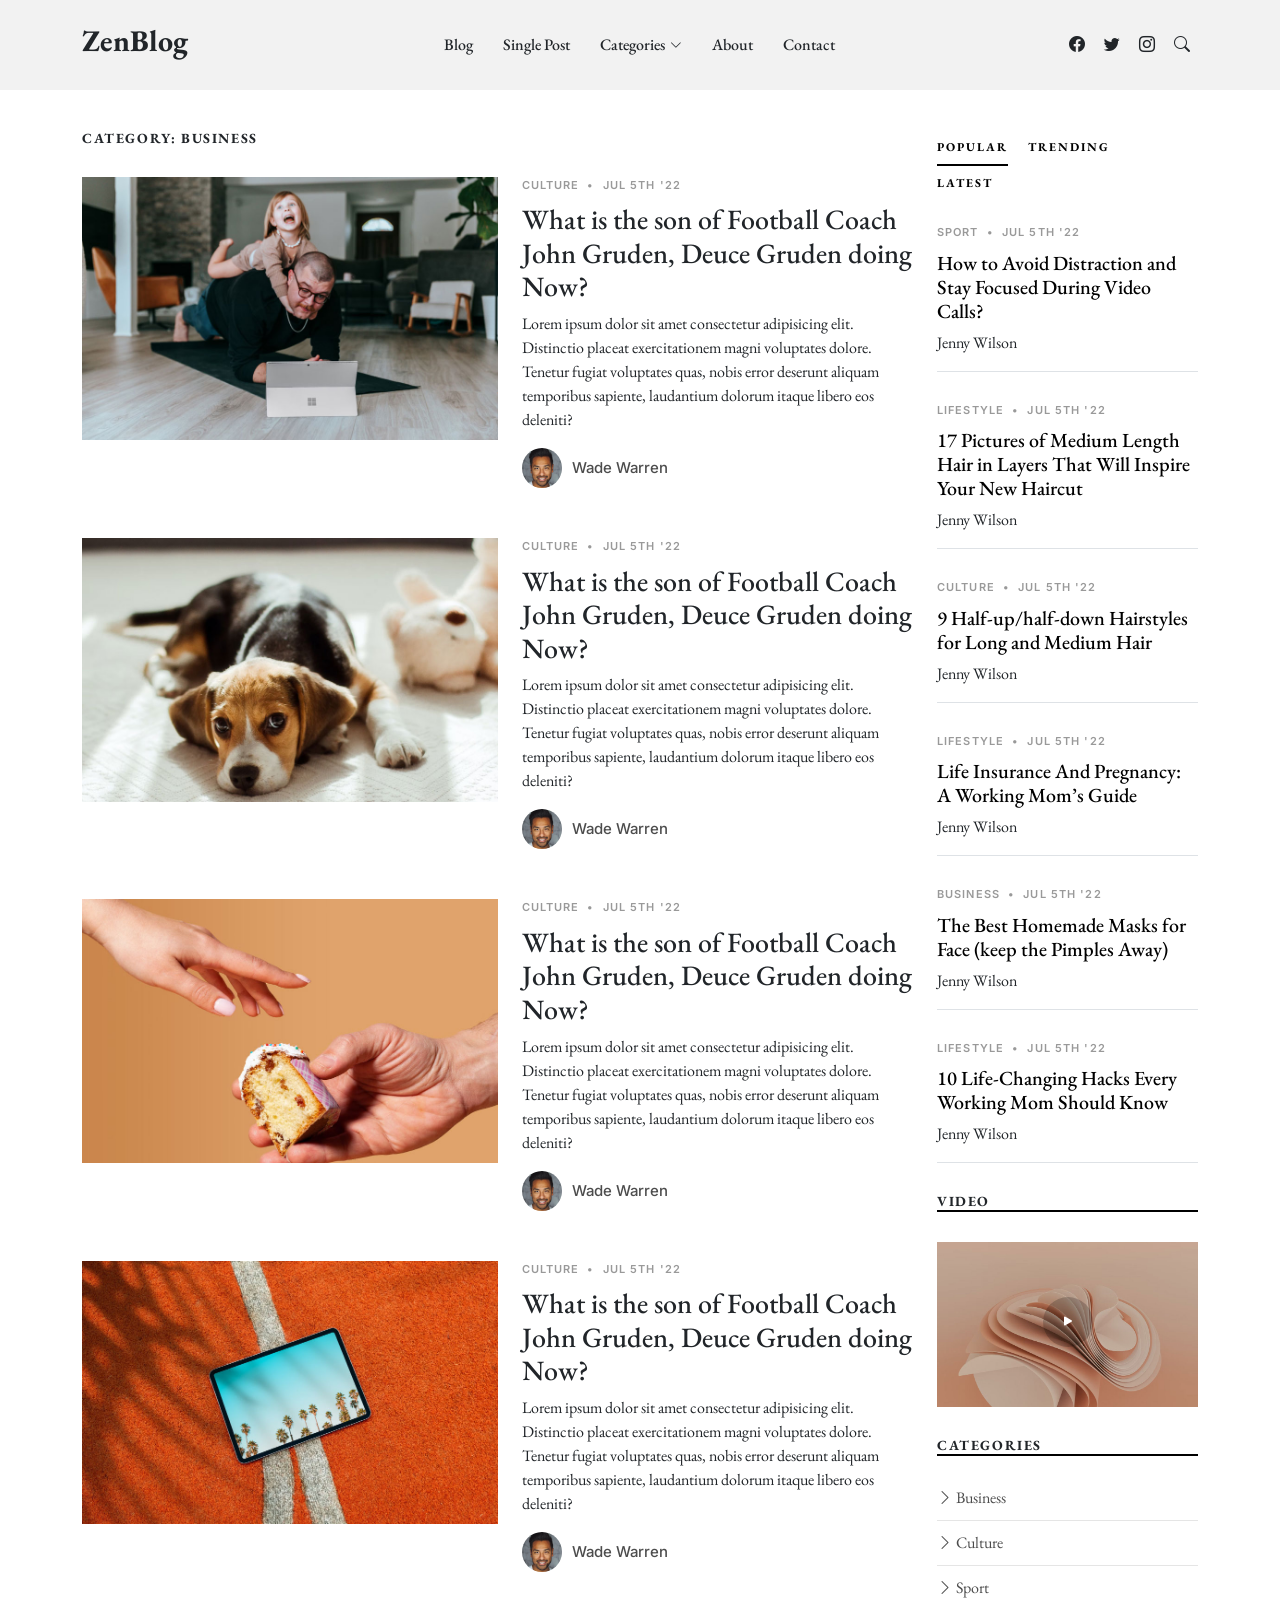
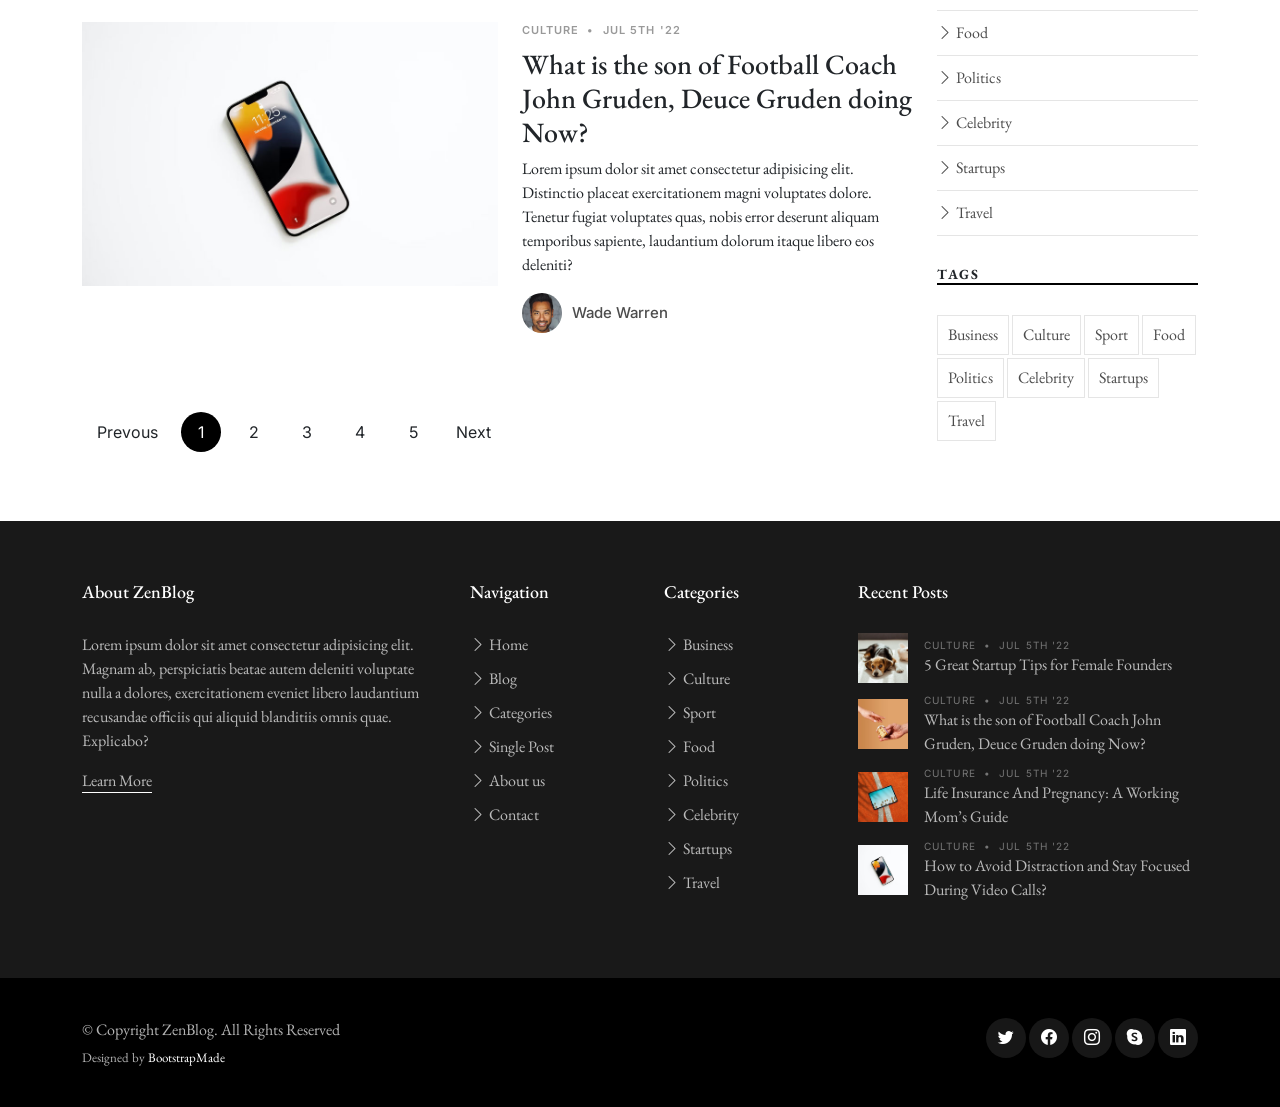
<file: INTEXII/wwwroot/ZenBlog/category.html>
<!DOCTYPE html>
<html lang="en">

<head>
  <meta charset="utf-8">
  <meta content="width=device-width, initial-scale=1.0" name="viewport">

  <title>ZenBlog Bootstrap Template - Category</title>
  <meta content="" name="description">
  <meta content="" name="keywords">

  <!-- Favicons -->
  <link href="assets/img/favicon.png" rel="icon">
  <link href="assets/img/apple-touch-icon.png" rel="apple-touch-icon">

  <!-- Google Fonts -->
  <link rel="preconnect" href="https://fonts.googleapis.com">
  <link rel="preconnect" href="https://fonts.gstatic.com" crossorigin>
  <link href="https://fonts.googleapis.com/css2?family=EB+Garamond:wght@400;500&family=Inter:wght@400;500&family=Playfair+Display:ital,wght@0,400;0,700;1,400;1,700&display=swap" rel="stylesheet">

  <!-- Vendor CSS Files -->
  <link href="assets/vendor/bootstrap/css/bootstrap.min.css" rel="stylesheet">
  <link href="assets/vendor/bootstrap-icons/bootstrap-icons.css" rel="stylesheet">
  <link href="assets/vendor/swiper/swiper-bundle.min.css" rel="stylesheet">
  <link href="assets/vendor/glightbox/css/glightbox.min.css" rel="stylesheet">
  <link href="assets/vendor/aos/aos.css" rel="stylesheet">

  <!-- Template Main CSS Files -->
  <link href="assets/css/variables.css" rel="stylesheet">
  <link href="assets/css/main.css" rel="stylesheet">

  <!-- =======================================================
  * Template Name: ZenBlog
  * Template URL: https://bootstrapmade.com/zenblog-bootstrap-blog-template/
  * Updated: Mar 17 2024 with Bootstrap v5.3.3
  * Author: BootstrapMade.com
  * License: https:///bootstrapmade.com/license/
  ======================================================== -->
</head>

<body>

  <!-- ======= Header ======= -->
  <header id="header" class="header d-flex align-items-center fixed-top">
    <div class="container-fluid container-xl d-flex align-items-center justify-content-between">

      <a href="index.html" class="logo d-flex align-items-center">
        <!-- Uncomment the line below if you also wish to use an image logo -->
        <!-- <img src="assets/img/logo.png" alt=""> -->
        <h1>ZenBlog</h1>
      </a>

      <nav id="navbar" class="navbar">
        <ul>
          <li><a href="index.html">Blog</a></li>
          <li><a href="single-post.html">Single Post</a></li>
          <li class="dropdown"><a href="category.html"><span>Categories</span> <i class="bi bi-chevron-down dropdown-indicator"></i></a>
            <ul>
              <li><a href="search-result.html">Search Result</a></li>
              <li><a href="#">Drop Down 1</a></li>
              <li class="dropdown"><a href="#"><span>Deep Drop Down</span> <i class="bi bi-chevron-down dropdown-indicator"></i></a>
                <ul>
                  <li><a href="#">Deep Drop Down 1</a></li>
                  <li><a href="#">Deep Drop Down 2</a></li>
                  <li><a href="#">Deep Drop Down 3</a></li>
                  <li><a href="#">Deep Drop Down 4</a></li>
                  <li><a href="#">Deep Drop Down 5</a></li>
                </ul>
              </li>
              <li><a href="#">Drop Down 2</a></li>
              <li><a href="#">Drop Down 3</a></li>
              <li><a href="#">Drop Down 4</a></li>
            </ul>
          </li>

          <li><a href="about.html">About</a></li>
          <li><a href="contact.html">Contact</a></li>
        </ul>
      </nav><!-- .navbar -->

      <div class="position-relative">
        <a href="#" class="mx-2"><span class="bi-facebook"></span></a>
        <a href="#" class="mx-2"><span class="bi-twitter"></span></a>
        <a href="#" class="mx-2"><span class="bi-instagram"></span></a>

        <a href="#" class="mx-2 js-search-open"><span class="bi-search"></span></a>
        <i class="bi bi-list mobile-nav-toggle"></i>

        <!-- ======= Search Form ======= -->
        <div class="search-form-wrap js-search-form-wrap">
          <form action="search-result.html" class="search-form">
            <span class="icon bi-search"></span>
            <input type="text" placeholder="Search" class="form-control">
            <button class="btn js-search-close"><span class="bi-x"></span></button>
          </form>
        </div><!-- End Search Form -->

      </div>

    </div>

  </header><!-- End Header -->

  <main id="main">
    <section>
      <div class="container">
        <div class="row">

          <div class="col-md-9" data-aos="fade-up">
            <h3 class="category-title">Category: Business</h3>

            <div class="d-md-flex post-entry-2 half">
              <a href="single-post.html" class="me-4 thumbnail">
                <img src="assets/img/post-landscape-6.jpg" alt="" class="img-fluid">
              </a>
              <div>
                <div class="post-meta"><span class="date">Culture</span> <span class="mx-1">&bullet;</span> <span>Jul 5th '22</span></div>
                <h3><a href="single-post.html">What is the son of Football Coach John Gruden, Deuce Gruden doing Now?</a></h3>
                <p>Lorem ipsum dolor sit amet consectetur adipisicing elit. Distinctio placeat exercitationem magni voluptates dolore. Tenetur fugiat voluptates quas, nobis error deserunt aliquam temporibus sapiente, laudantium dolorum itaque libero eos deleniti?</p>
                <div class="d-flex align-items-center author">
                  <div class="photo"><img src="assets/img/person-2.jpg" alt="" class="img-fluid"></div>
                  <div class="name">
                    <h3 class="m-0 p-0">Wade Warren</h3>
                  </div>
                </div>
              </div>
            </div>

            <div class="d-md-flex post-entry-2 half">
              <a href="single-post.html" class="me-4 thumbnail">
                <img src="assets/img/post-landscape-1.jpg" alt="" class="img-fluid">
              </a>
              <div>
                <div class="post-meta"><span class="date">Culture</span> <span class="mx-1">&bullet;</span> <span>Jul 5th '22</span></div>
                <h3><a href="single-post.html">What is the son of Football Coach John Gruden, Deuce Gruden doing Now?</a></h3>
                <p>Lorem ipsum dolor sit amet consectetur adipisicing elit. Distinctio placeat exercitationem magni voluptates dolore. Tenetur fugiat voluptates quas, nobis error deserunt aliquam temporibus sapiente, laudantium dolorum itaque libero eos deleniti?</p>
                <div class="d-flex align-items-center author">
                  <div class="photo"><img src="assets/img/person-2.jpg" alt="" class="img-fluid"></div>
                  <div class="name">
                    <h3 class="m-0 p-0">Wade Warren</h3>
                  </div>
                </div>
              </div>
            </div>

            <div class="d-md-flex post-entry-2 half">
              <a href="single-post.html" class="me-4 thumbnail">
                <img src="assets/img/post-landscape-2.jpg" alt="" class="img-fluid">
              </a>
              <div>
                <div class="post-meta"><span class="date">Culture</span> <span class="mx-1">&bullet;</span> <span>Jul 5th '22</span></div>
                <h3><a href="single-post.html">What is the son of Football Coach John Gruden, Deuce Gruden doing Now?</a></h3>
                <p>Lorem ipsum dolor sit amet consectetur adipisicing elit. Distinctio placeat exercitationem magni voluptates dolore. Tenetur fugiat voluptates quas, nobis error deserunt aliquam temporibus sapiente, laudantium dolorum itaque libero eos deleniti?</p>
                <div class="d-flex align-items-center author">
                  <div class="photo"><img src="assets/img/person-2.jpg" alt="" class="img-fluid"></div>
                  <div class="name">
                    <h3 class="m-0 p-0">Wade Warren</h3>
                  </div>
                </div>
              </div>
            </div>

            <div class="d-md-flex post-entry-2 half">
              <a href="single-post.html" class="me-4 thumbnail">
                <img src="assets/img/post-landscape-3.jpg" alt="" class="img-fluid">
              </a>
              <div>
                <div class="post-meta"><span class="date">Culture</span> <span class="mx-1">&bullet;</span> <span>Jul 5th '22</span></div>
                <h3><a href="single-post.html">What is the son of Football Coach John Gruden, Deuce Gruden doing Now?</a></h3>
                <p>Lorem ipsum dolor sit amet consectetur adipisicing elit. Distinctio placeat exercitationem magni voluptates dolore. Tenetur fugiat voluptates quas, nobis error deserunt aliquam temporibus sapiente, laudantium dolorum itaque libero eos deleniti?</p>
                <div class="d-flex align-items-center author">
                  <div class="photo"><img src="assets/img/person-2.jpg" alt="" class="img-fluid"></div>
                  <div class="name">
                    <h3 class="m-0 p-0">Wade Warren</h3>
                  </div>
                </div>
              </div>
            </div>

            <div class="d-md-flex post-entry-2 half">
              <a href="single-post.html" class="me-4 thumbnail">
                <img src="assets/img/post-landscape-4.jpg" alt="" class="img-fluid">
              </a>
              <div>
                <div class="post-meta"><span class="date">Culture</span> <span class="mx-1">&bullet;</span> <span>Jul 5th '22</span></div>
                <h3><a href="single-post.html">What is the son of Football Coach John Gruden, Deuce Gruden doing Now?</a></h3>
                <p>Lorem ipsum dolor sit amet consectetur adipisicing elit. Distinctio placeat exercitationem magni voluptates dolore. Tenetur fugiat voluptates quas, nobis error deserunt aliquam temporibus sapiente, laudantium dolorum itaque libero eos deleniti?</p>
                <div class="d-flex align-items-center author">
                  <div class="photo"><img src="assets/img/person-2.jpg" alt="" class="img-fluid"></div>
                  <div class="name">
                    <h3 class="m-0 p-0">Wade Warren</h3>
                  </div>
                </div>
              </div>
            </div>

            <div class="text-start py-4">
              <div class="custom-pagination">
                <a href="#" class="prev">Prevous</a>
                <a href="#" class="active">1</a>
                <a href="#">2</a>
                <a href="#">3</a>
                <a href="#">4</a>
                <a href="#">5</a>
                <a href="#" class="next">Next</a>
              </div>
            </div>
          </div>

          <div class="col-md-3">
            <!-- ======= Sidebar ======= -->
            <div class="aside-block">

              <ul class="nav nav-pills custom-tab-nav mb-4" id="pills-tab" role="tablist">
                <li class="nav-item" role="presentation">
                  <button class="nav-link active" id="pills-popular-tab" data-bs-toggle="pill" data-bs-target="#pills-popular" type="button" role="tab" aria-controls="pills-popular" aria-selected="true">Popular</button>
                </li>
                <li class="nav-item" role="presentation">
                  <button class="nav-link" id="pills-trending-tab" data-bs-toggle="pill" data-bs-target="#pills-trending" type="button" role="tab" aria-controls="pills-trending" aria-selected="false">Trending</button>
                </li>
                <li class="nav-item" role="presentation">
                  <button class="nav-link" id="pills-latest-tab" data-bs-toggle="pill" data-bs-target="#pills-latest" type="button" role="tab" aria-controls="pills-latest" aria-selected="false">Latest</button>
                </li>
              </ul>

              <div class="tab-content" id="pills-tabContent">

                <!-- Popular -->
                <div class="tab-pane fade show active" id="pills-popular" role="tabpanel" aria-labelledby="pills-popular-tab">
                  <div class="post-entry-1 border-bottom">
                    <div class="post-meta"><span class="date">Sport</span> <span class="mx-1">&bullet;</span> <span>Jul 5th '22</span></div>
                    <h2 class="mb-2"><a href="#">How to Avoid Distraction and Stay Focused During Video Calls?</a></h2>
                    <span class="author mb-3 d-block">Jenny Wilson</span>
                  </div>

                  <div class="post-entry-1 border-bottom">
                    <div class="post-meta"><span class="date">Lifestyle</span> <span class="mx-1">&bullet;</span> <span>Jul 5th '22</span></div>
                    <h2 class="mb-2"><a href="#">17 Pictures of Medium Length Hair in Layers That Will Inspire Your New Haircut</a></h2>
                    <span class="author mb-3 d-block">Jenny Wilson</span>
                  </div>

                  <div class="post-entry-1 border-bottom">
                    <div class="post-meta"><span class="date">Culture</span> <span class="mx-1">&bullet;</span> <span>Jul 5th '22</span></div>
                    <h2 class="mb-2"><a href="#">9 Half-up/half-down Hairstyles for Long and Medium Hair</a></h2>
                    <span class="author mb-3 d-block">Jenny Wilson</span>
                  </div>

                  <div class="post-entry-1 border-bottom">
                    <div class="post-meta"><span class="date">Lifestyle</span> <span class="mx-1">&bullet;</span> <span>Jul 5th '22</span></div>
                    <h2 class="mb-2"><a href="#">Life Insurance And Pregnancy: A Working Mom’s Guide</a></h2>
                    <span class="author mb-3 d-block">Jenny Wilson</span>
                  </div>

                  <div class="post-entry-1 border-bottom">
                    <div class="post-meta"><span class="date">Business</span> <span class="mx-1">&bullet;</span> <span>Jul 5th '22</span></div>
                    <h2 class="mb-2"><a href="#">The Best Homemade Masks for Face (keep the Pimples Away)</a></h2>
                    <span class="author mb-3 d-block">Jenny Wilson</span>
                  </div>

                  <div class="post-entry-1 border-bottom">
                    <div class="post-meta"><span class="date">Lifestyle</span> <span class="mx-1">&bullet;</span> <span>Jul 5th '22</span></div>
                    <h2 class="mb-2"><a href="#">10 Life-Changing Hacks Every Working Mom Should Know</a></h2>
                    <span class="author mb-3 d-block">Jenny Wilson</span>
                  </div>
                </div> <!-- End Popular -->

                <!-- Trending -->
                <div class="tab-pane fade" id="pills-trending" role="tabpanel" aria-labelledby="pills-trending-tab">
                  <div class="post-entry-1 border-bottom">
                    <div class="post-meta"><span class="date">Lifestyle</span> <span class="mx-1">&bullet;</span> <span>Jul 5th '22</span></div>
                    <h2 class="mb-2"><a href="#">17 Pictures of Medium Length Hair in Layers That Will Inspire Your New Haircut</a></h2>
                    <span class="author mb-3 d-block">Jenny Wilson</span>
                  </div>

                  <div class="post-entry-1 border-bottom">
                    <div class="post-meta"><span class="date">Culture</span> <span class="mx-1">&bullet;</span> <span>Jul 5th '22</span></div>
                    <h2 class="mb-2"><a href="#">9 Half-up/half-down Hairstyles for Long and Medium Hair</a></h2>
                    <span class="author mb-3 d-block">Jenny Wilson</span>
                  </div>

                  <div class="post-entry-1 border-bottom">
                    <div class="post-meta"><span class="date">Lifestyle</span> <span class="mx-1">&bullet;</span> <span>Jul 5th '22</span></div>
                    <h2 class="mb-2"><a href="#">Life Insurance And Pregnancy: A Working Mom’s Guide</a></h2>
                    <span class="author mb-3 d-block">Jenny Wilson</span>
                  </div>

                  <div class="post-entry-1 border-bottom">
                    <div class="post-meta"><span class="date">Sport</span> <span class="mx-1">&bullet;</span> <span>Jul 5th '22</span></div>
                    <h2 class="mb-2"><a href="#">How to Avoid Distraction and Stay Focused During Video Calls?</a></h2>
                    <span class="author mb-3 d-block">Jenny Wilson</span>
                  </div>
                  <div class="post-entry-1 border-bottom">
                    <div class="post-meta"><span class="date">Business</span> <span class="mx-1">&bullet;</span> <span>Jul 5th '22</span></div>
                    <h2 class="mb-2"><a href="#">The Best Homemade Masks for Face (keep the Pimples Away)</a></h2>
                    <span class="author mb-3 d-block">Jenny Wilson</span>
                  </div>

                  <div class="post-entry-1 border-bottom">
                    <div class="post-meta"><span class="date">Lifestyle</span> <span class="mx-1">&bullet;</span> <span>Jul 5th '22</span></div>
                    <h2 class="mb-2"><a href="#">10 Life-Changing Hacks Every Working Mom Should Know</a></h2>
                    <span class="author mb-3 d-block">Jenny Wilson</span>
                  </div>
                </div> <!-- End Trending -->

                <!-- Latest -->
                <div class="tab-pane fade" id="pills-latest" role="tabpanel" aria-labelledby="pills-latest-tab">
                  <div class="post-entry-1 border-bottom">
                    <div class="post-meta"><span class="date">Lifestyle</span> <span class="mx-1">&bullet;</span> <span>Jul 5th '22</span></div>
                    <h2 class="mb-2"><a href="#">Life Insurance And Pregnancy: A Working Mom’s Guide</a></h2>
                    <span class="author mb-3 d-block">Jenny Wilson</span>
                  </div>

                  <div class="post-entry-1 border-bottom">
                    <div class="post-meta"><span class="date">Business</span> <span class="mx-1">&bullet;</span> <span>Jul 5th '22</span></div>
                    <h2 class="mb-2"><a href="#">The Best Homemade Masks for Face (keep the Pimples Away)</a></h2>
                    <span class="author mb-3 d-block">Jenny Wilson</span>
                  </div>

                  <div class="post-entry-1 border-bottom">
                    <div class="post-meta"><span class="date">Lifestyle</span> <span class="mx-1">&bullet;</span> <span>Jul 5th '22</span></div>
                    <h2 class="mb-2"><a href="#">10 Life-Changing Hacks Every Working Mom Should Know</a></h2>
                    <span class="author mb-3 d-block">Jenny Wilson</span>
                  </div>

                  <div class="post-entry-1 border-bottom">
                    <div class="post-meta"><span class="date">Sport</span> <span class="mx-1">&bullet;</span> <span>Jul 5th '22</span></div>
                    <h2 class="mb-2"><a href="#">How to Avoid Distraction and Stay Focused During Video Calls?</a></h2>
                    <span class="author mb-3 d-block">Jenny Wilson</span>
                  </div>

                  <div class="post-entry-1 border-bottom">
                    <div class="post-meta"><span class="date">Lifestyle</span> <span class="mx-1">&bullet;</span> <span>Jul 5th '22</span></div>
                    <h2 class="mb-2"><a href="#">17 Pictures of Medium Length Hair in Layers That Will Inspire Your New Haircut</a></h2>
                    <span class="author mb-3 d-block">Jenny Wilson</span>
                  </div>

                  <div class="post-entry-1 border-bottom">
                    <div class="post-meta"><span class="date">Culture</span> <span class="mx-1">&bullet;</span> <span>Jul 5th '22</span></div>
                    <h2 class="mb-2"><a href="#">9 Half-up/half-down Hairstyles for Long and Medium Hair</a></h2>
                    <span class="author mb-3 d-block">Jenny Wilson</span>
                  </div>

                </div> <!-- End Latest -->

              </div>
            </div>

            <div class="aside-block">
              <h3 class="aside-title">Video</h3>
              <div class="video-post">
                <a href="https://www.youtube.com/watch?v=AiFfDjmd0jU" class="glightbox link-video">
                  <span class="bi-play-fill"></span>
                  <img src="assets/img/post-landscape-5.jpg" alt="" class="img-fluid">
                </a>
              </div>
            </div><!-- End Video -->

            <div class="aside-block">
              <h3 class="aside-title">Categories</h3>
              <ul class="aside-links list-unstyled">
                <li><a href="category.html"><i class="bi bi-chevron-right"></i> Business</a></li>
                <li><a href="category.html"><i class="bi bi-chevron-right"></i> Culture</a></li>
                <li><a href="category.html"><i class="bi bi-chevron-right"></i> Sport</a></li>
                <li><a href="category.html"><i class="bi bi-chevron-right"></i> Food</a></li>
                <li><a href="category.html"><i class="bi bi-chevron-right"></i> Politics</a></li>
                <li><a href="category.html"><i class="bi bi-chevron-right"></i> Celebrity</a></li>
                <li><a href="category.html"><i class="bi bi-chevron-right"></i> Startups</a></li>
                <li><a href="category.html"><i class="bi bi-chevron-right"></i> Travel</a></li>
              </ul>
            </div><!-- End Categories -->

            <div class="aside-block">
              <h3 class="aside-title">Tags</h3>
              <ul class="aside-tags list-unstyled">
                <li><a href="category.html">Business</a></li>
                <li><a href="category.html">Culture</a></li>
                <li><a href="category.html">Sport</a></li>
                <li><a href="category.html">Food</a></li>
                <li><a href="category.html">Politics</a></li>
                <li><a href="category.html">Celebrity</a></li>
                <li><a href="category.html">Startups</a></li>
                <li><a href="category.html">Travel</a></li>
              </ul>
            </div><!-- End Tags -->

          </div>

        </div>
      </div>
    </section>
  </main><!-- End #main -->

  <!-- ======= Footer ======= -->
  <footer id="footer" class="footer">

    <div class="footer-content">
      <div class="container">

        <div class="row g-5">
          <div class="col-lg-4">
            <h3 class="footer-heading">About ZenBlog</h3>
            <p>Lorem ipsum dolor sit amet consectetur adipisicing elit. Magnam ab, perspiciatis beatae autem deleniti voluptate nulla a dolores, exercitationem eveniet libero laudantium recusandae officiis qui aliquid blanditiis omnis quae. Explicabo?</p>
            <p><a href="about.html" class="footer-link-more">Learn More</a></p>
          </div>
          <div class="col-6 col-lg-2">
            <h3 class="footer-heading">Navigation</h3>
            <ul class="footer-links list-unstyled">
              <li><a href="index.html"><i class="bi bi-chevron-right"></i> Home</a></li>
              <li><a href="index.html"><i class="bi bi-chevron-right"></i> Blog</a></li>
              <li><a href="category.html"><i class="bi bi-chevron-right"></i> Categories</a></li>
              <li><a href="single-post.html"><i class="bi bi-chevron-right"></i> Single Post</a></li>
              <li><a href="about.html"><i class="bi bi-chevron-right"></i> About us</a></li>
              <li><a href="contact.html"><i class="bi bi-chevron-right"></i> Contact</a></li>
            </ul>
          </div>
          <div class="col-6 col-lg-2">
            <h3 class="footer-heading">Categories</h3>
            <ul class="footer-links list-unstyled">
              <li><a href="category.html"><i class="bi bi-chevron-right"></i> Business</a></li>
              <li><a href="category.html"><i class="bi bi-chevron-right"></i> Culture</a></li>
              <li><a href="category.html"><i class="bi bi-chevron-right"></i> Sport</a></li>
              <li><a href="category.html"><i class="bi bi-chevron-right"></i> Food</a></li>
              <li><a href="category.html"><i class="bi bi-chevron-right"></i> Politics</a></li>
              <li><a href="category.html"><i class="bi bi-chevron-right"></i> Celebrity</a></li>
              <li><a href="category.html"><i class="bi bi-chevron-right"></i> Startups</a></li>
              <li><a href="category.html"><i class="bi bi-chevron-right"></i> Travel</a></li>

            </ul>
          </div>

          <div class="col-lg-4">
            <h3 class="footer-heading">Recent Posts</h3>

            <ul class="footer-links footer-blog-entry list-unstyled">
              <li>
                <a href="single-post.html" class="d-flex align-items-center">
                  <img src="assets/img/post-sq-1.jpg" alt="" class="img-fluid me-3">
                  <div>
                    <div class="post-meta d-block"><span class="date">Culture</span> <span class="mx-1">&bullet;</span> <span>Jul 5th '22</span></div>
                    <span>5 Great Startup Tips for Female Founders</span>
                  </div>
                </a>
              </li>

              <li>
                <a href="single-post.html" class="d-flex align-items-center">
                  <img src="assets/img/post-sq-2.jpg" alt="" class="img-fluid me-3">
                  <div>
                    <div class="post-meta d-block"><span class="date">Culture</span> <span class="mx-1">&bullet;</span> <span>Jul 5th '22</span></div>
                    <span>What is the son of Football Coach John Gruden, Deuce Gruden doing Now?</span>
                  </div>
                </a>
              </li>

              <li>
                <a href="single-post.html" class="d-flex align-items-center">
                  <img src="assets/img/post-sq-3.jpg" alt="" class="img-fluid me-3">
                  <div>
                    <div class="post-meta d-block"><span class="date">Culture</span> <span class="mx-1">&bullet;</span> <span>Jul 5th '22</span></div>
                    <span>Life Insurance And Pregnancy: A Working Mom’s Guide</span>
                  </div>
                </a>
              </li>

              <li>
                <a href="single-post.html" class="d-flex align-items-center">
                  <img src="assets/img/post-sq-4.jpg" alt="" class="img-fluid me-3">
                  <div>
                    <div class="post-meta d-block"><span class="date">Culture</span> <span class="mx-1">&bullet;</span> <span>Jul 5th '22</span></div>
                    <span>How to Avoid Distraction and Stay Focused During Video Calls?</span>
                  </div>
                </a>
              </li>

            </ul>

          </div>
        </div>
      </div>
    </div>

    <div class="footer-legal">
      <div class="container">

        <div class="row justify-content-between">
          <div class="col-md-6 text-center text-md-start mb-3 mb-md-0">
            <div class="copyright">
              © Copyright <strong><span>ZenBlog</span></strong>. All Rights Reserved
            </div>

            <div class="credits">
              <!-- All the links in the footer should remain intact. -->
              <!-- You can delete the links only if you purchased the pro version. -->
              <!-- Licensing information: https://bootstrapmade.com/license/ -->
              <!-- Purchase the pro version with working PHP/AJAX contact form: https://bootstrapmade.com/herobiz-bootstrap-business-template/ -->
              Designed by <a href="https://bootstrapmade.com/">BootstrapMade</a>
            </div>

          </div>

          <div class="col-md-6">
            <div class="social-links mb-3 mb-lg-0 text-center text-md-end">
              <a href="#" class="twitter"><i class="bi bi-twitter"></i></a>
              <a href="#" class="facebook"><i class="bi bi-facebook"></i></a>
              <a href="#" class="instagram"><i class="bi bi-instagram"></i></a>
              <a href="#" class="google-plus"><i class="bi bi-skype"></i></a>
              <a href="#" class="linkedin"><i class="bi bi-linkedin"></i></a>
            </div>

          </div>

        </div>

      </div>
    </div>

  </footer>

  <a href="#" class="scroll-top d-flex align-items-center justify-content-center"><i class="bi bi-arrow-up-short"></i></a>

  <!-- Vendor JS Files -->
  <script src="assets/vendor/bootstrap/js/bootstrap.bundle.min.js"></script>
  <script src="assets/vendor/swiper/swiper-bundle.min.js"></script>
  <script src="assets/vendor/glightbox/js/glightbox.min.js"></script>
  <script src="assets/vendor/aos/aos.js"></script>
  <script src="assets/vendor/php-email-form/validate.js"></script>

  <!-- Template Main JS File -->
  <script src="assets/js/main.js"></script>

</body>

</html>
</file>
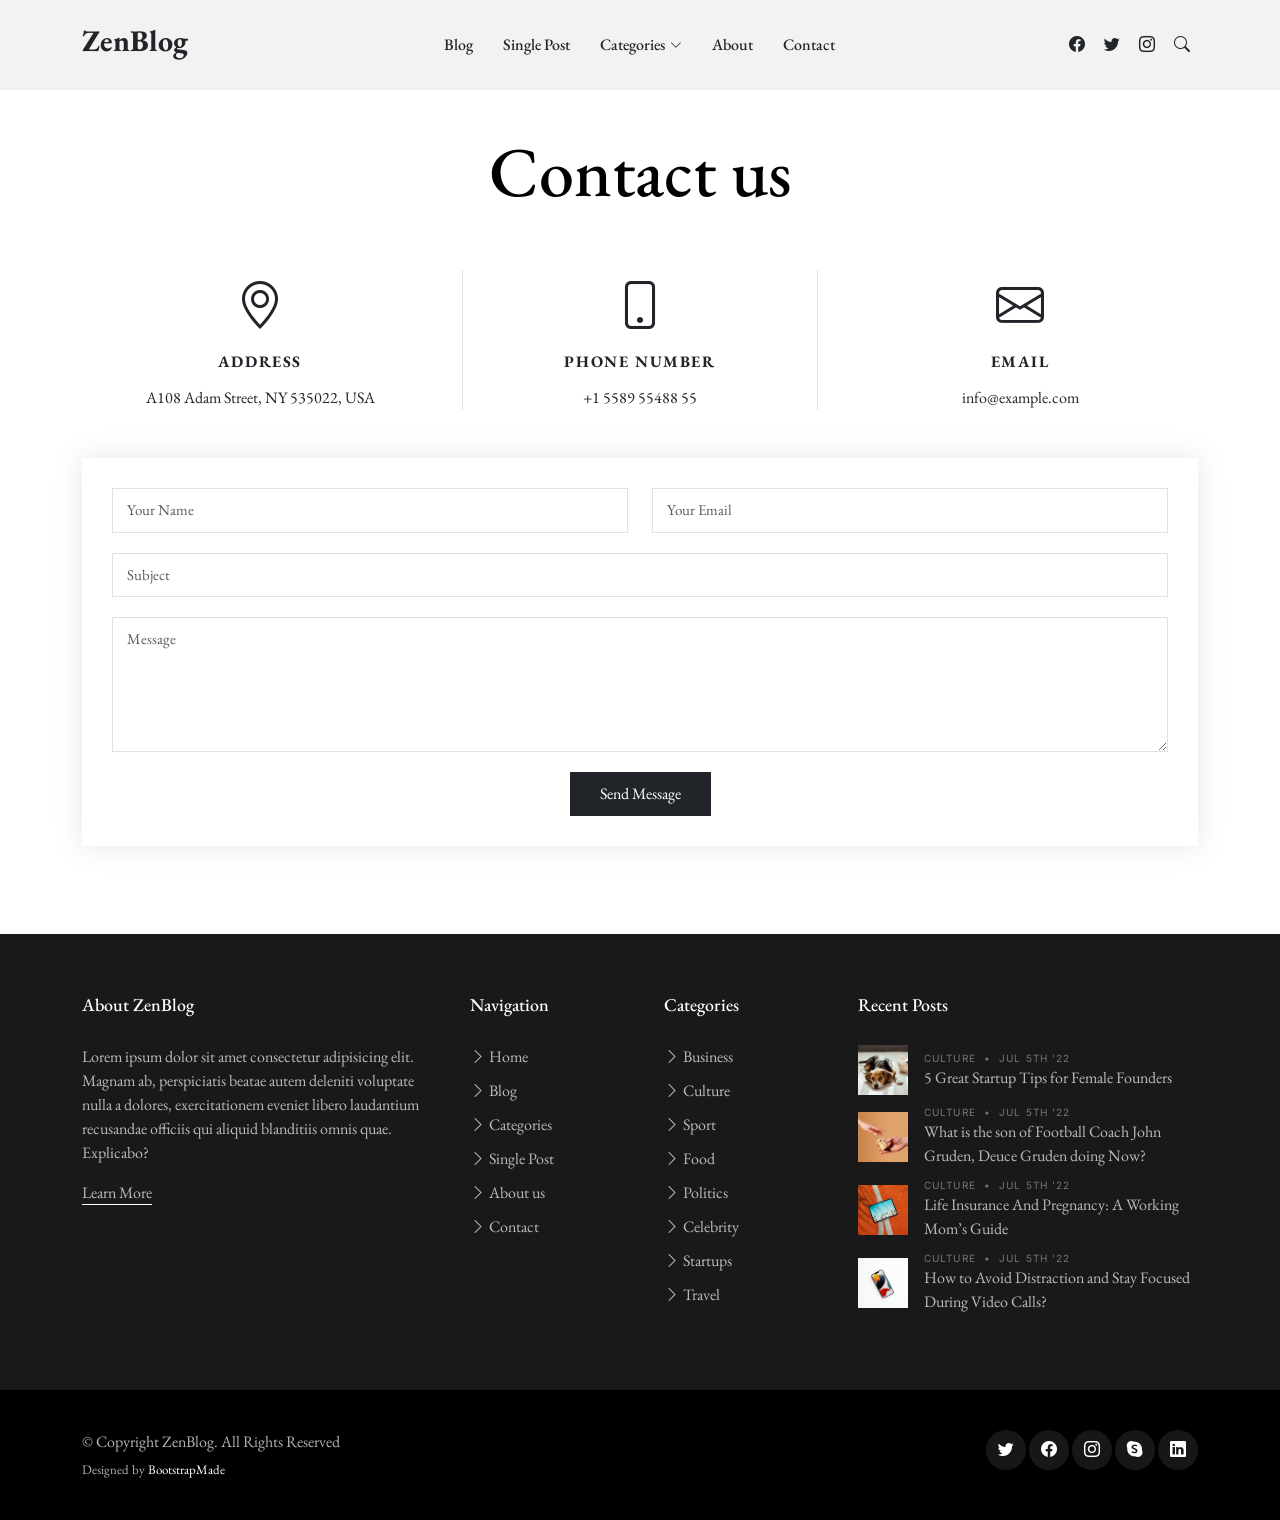
<file: INTEXII/wwwroot/ZenBlog/contact.html>
<!DOCTYPE html>
<html lang="en">

<head>
  <meta charset="utf-8">
  <meta content="width=device-width, initial-scale=1.0" name="viewport">

  <title>ZenBlog Bootstrap Template - Contact</title>
  <meta content="" name="description">
  <meta content="" name="keywords">

  <!-- Favicons -->
  <link href="assets/img/favicon.png" rel="icon">
  <link href="assets/img/apple-touch-icon.png" rel="apple-touch-icon">

  <!-- Google Fonts -->
  <link rel="preconnect" href="https://fonts.googleapis.com">
  <link rel="preconnect" href="https://fonts.gstatic.com" crossorigin>
  <link href="https://fonts.googleapis.com/css2?family=EB+Garamond:wght@400;500&family=Inter:wght@400;500&family=Playfair+Display:ital,wght@0,400;0,700;1,400;1,700&display=swap" rel="stylesheet">

  <!-- Vendor CSS Files -->
  <link href="assets/vendor/bootstrap/css/bootstrap.min.css" rel="stylesheet">
  <link href="assets/vendor/bootstrap-icons/bootstrap-icons.css" rel="stylesheet">
  <link href="assets/vendor/swiper/swiper-bundle.min.css" rel="stylesheet">
  <link href="assets/vendor/glightbox/css/glightbox.min.css" rel="stylesheet">
  <link href="assets/vendor/aos/aos.css" rel="stylesheet">

  <!-- Template Main CSS Files -->
  <link href="assets/css/variables.css" rel="stylesheet">
  <link href="assets/css/main.css" rel="stylesheet">

  <!-- =======================================================
  * Template Name: ZenBlog
  * Template URL: https://bootstrapmade.com/zenblog-bootstrap-blog-template/
  * Updated: Mar 17 2024 with Bootstrap v5.3.3
  * Author: BootstrapMade.com
  * License: https:///bootstrapmade.com/license/
  ======================================================== -->
</head>

<body>

  <!-- ======= Header ======= -->
  <header id="header" class="header d-flex align-items-center fixed-top">
    <div class="container-fluid container-xl d-flex align-items-center justify-content-between">

      <a href="index.html" class="logo d-flex align-items-center">
        <!-- Uncomment the line below if you also wish to use an image logo -->
        <!-- <img src="assets/img/logo.png" alt=""> -->
        <h1>ZenBlog</h1>
      </a>

      <nav id="navbar" class="navbar">
        <ul>
          <li><a href="index.html">Blog</a></li>
          <li><a href="single-post.html">Single Post</a></li>
          <li class="dropdown"><a href="category.html"><span>Categories</span> <i class="bi bi-chevron-down dropdown-indicator"></i></a>
            <ul>
              <li><a href="search-result.html">Search Result</a></li>
              <li><a href="#">Drop Down 1</a></li>
              <li class="dropdown"><a href="#"><span>Deep Drop Down</span> <i class="bi bi-chevron-down dropdown-indicator"></i></a>
                <ul>
                  <li><a href="#">Deep Drop Down 1</a></li>
                  <li><a href="#">Deep Drop Down 2</a></li>
                  <li><a href="#">Deep Drop Down 3</a></li>
                  <li><a href="#">Deep Drop Down 4</a></li>
                  <li><a href="#">Deep Drop Down 5</a></li>
                </ul>
              </li>
              <li><a href="#">Drop Down 2</a></li>
              <li><a href="#">Drop Down 3</a></li>
              <li><a href="#">Drop Down 4</a></li>
            </ul>
          </li>

          <li><a href="about.html">About</a></li>
          <li><a href="contact.html">Contact</a></li>
        </ul>
      </nav><!-- .navbar -->

      <div class="position-relative">
        <a href="#" class="mx-2"><span class="bi-facebook"></span></a>
        <a href="#" class="mx-2"><span class="bi-twitter"></span></a>
        <a href="#" class="mx-2"><span class="bi-instagram"></span></a>

        <a href="#" class="mx-2 js-search-open"><span class="bi-search"></span></a>
        <i class="bi bi-list mobile-nav-toggle"></i>

        <!-- ======= Search Form ======= -->
        <div class="search-form-wrap js-search-form-wrap">
          <form action="search-result.html" class="search-form">
            <span class="icon bi-search"></span>
            <input type="text" placeholder="Search" class="form-control">
            <button class="btn js-search-close"><span class="bi-x"></span></button>
          </form>
        </div><!-- End Search Form -->

      </div>

    </div>

  </header><!-- End Header -->

  <main id="main">
    <section id="contact" class="contact mb-5">
      <div class="container" data-aos="fade-up">

        <div class="row">
          <div class="col-lg-12 text-center mb-5">
            <h1 class="page-title">Contact us</h1>
          </div>
        </div>

        <div class="row gy-4">

          <div class="col-md-4">
            <div class="info-item">
              <i class="bi bi-geo-alt"></i>
              <h3>Address</h3>
              <address>A108 Adam Street, NY 535022, USA</address>
            </div>
          </div><!-- End Info Item -->

          <div class="col-md-4">
            <div class="info-item info-item-borders">
              <i class="bi bi-phone"></i>
              <h3>Phone Number</h3>
              <p><a href="tel:+155895548855">+1 5589 55488 55</a></p>
            </div>
          </div><!-- End Info Item -->

          <div class="col-md-4">
            <div class="info-item">
              <i class="bi bi-envelope"></i>
              <h3>Email</h3>
              <p><a href="mailto:info@example.com">info@example.com</a></p>
            </div>
          </div><!-- End Info Item -->

        </div>

        <div class="form mt-5">
          <form action="forms/contact.php" method="post" role="form" class="php-email-form">
            <div class="row">
              <div class="form-group col-md-6">
                <input type="text" name="name" class="form-control" id="name" placeholder="Your Name" required>
              </div>
              <div class="form-group col-md-6">
                <input type="email" class="form-control" name="email" id="email" placeholder="Your Email" required>
              </div>
            </div>
            <div class="form-group">
              <input type="text" class="form-control" name="subject" id="subject" placeholder="Subject" required>
            </div>
            <div class="form-group">
              <textarea class="form-control" name="message" rows="5" placeholder="Message" required></textarea>
            </div>
            <div class="my-3">
              <div class="loading">Loading</div>
              <div class="error-message"></div>
              <div class="sent-message">Your message has been sent. Thank you!</div>
            </div>
            <div class="text-center"><button type="submit">Send Message</button></div>
          </form>
        </div><!-- End Contact Form -->

      </div>
    </section>

  </main><!-- End #main -->

  <!-- ======= Footer ======= -->
  <footer id="footer" class="footer">

    <div class="footer-content">
      <div class="container">

        <div class="row g-5">
          <div class="col-lg-4">
            <h3 class="footer-heading">About ZenBlog</h3>
            <p>Lorem ipsum dolor sit amet consectetur adipisicing elit. Magnam ab, perspiciatis beatae autem deleniti voluptate nulla a dolores, exercitationem eveniet libero laudantium recusandae officiis qui aliquid blanditiis omnis quae. Explicabo?</p>
            <p><a href="about.html" class="footer-link-more">Learn More</a></p>
          </div>
          <div class="col-6 col-lg-2">
            <h3 class="footer-heading">Navigation</h3>
            <ul class="footer-links list-unstyled">
              <li><a href="index.html"><i class="bi bi-chevron-right"></i> Home</a></li>
              <li><a href="index.html"><i class="bi bi-chevron-right"></i> Blog</a></li>
              <li><a href="category.html"><i class="bi bi-chevron-right"></i> Categories</a></li>
              <li><a href="single-post.html"><i class="bi bi-chevron-right"></i> Single Post</a></li>
              <li><a href="about.html"><i class="bi bi-chevron-right"></i> About us</a></li>
              <li><a href="contact.html"><i class="bi bi-chevron-right"></i> Contact</a></li>
            </ul>
          </div>
          <div class="col-6 col-lg-2">
            <h3 class="footer-heading">Categories</h3>
            <ul class="footer-links list-unstyled">
              <li><a href="category.html"><i class="bi bi-chevron-right"></i> Business</a></li>
              <li><a href="category.html"><i class="bi bi-chevron-right"></i> Culture</a></li>
              <li><a href="category.html"><i class="bi bi-chevron-right"></i> Sport</a></li>
              <li><a href="category.html"><i class="bi bi-chevron-right"></i> Food</a></li>
              <li><a href="category.html"><i class="bi bi-chevron-right"></i> Politics</a></li>
              <li><a href="category.html"><i class="bi bi-chevron-right"></i> Celebrity</a></li>
              <li><a href="category.html"><i class="bi bi-chevron-right"></i> Startups</a></li>
              <li><a href="category.html"><i class="bi bi-chevron-right"></i> Travel</a></li>

            </ul>
          </div>

          <div class="col-lg-4">
            <h3 class="footer-heading">Recent Posts</h3>

            <ul class="footer-links footer-blog-entry list-unstyled">
              <li>
                <a href="single-post.html" class="d-flex align-items-center">
                  <img src="assets/img/post-sq-1.jpg" alt="" class="img-fluid me-3">
                  <div>
                    <div class="post-meta d-block"><span class="date">Culture</span> <span class="mx-1">&bullet;</span> <span>Jul 5th '22</span></div>
                    <span>5 Great Startup Tips for Female Founders</span>
                  </div>
                </a>
              </li>

              <li>
                <a href="single-post.html" class="d-flex align-items-center">
                  <img src="assets/img/post-sq-2.jpg" alt="" class="img-fluid me-3">
                  <div>
                    <div class="post-meta d-block"><span class="date">Culture</span> <span class="mx-1">&bullet;</span> <span>Jul 5th '22</span></div>
                    <span>What is the son of Football Coach John Gruden, Deuce Gruden doing Now?</span>
                  </div>
                </a>
              </li>

              <li>
                <a href="single-post.html" class="d-flex align-items-center">
                  <img src="assets/img/post-sq-3.jpg" alt="" class="img-fluid me-3">
                  <div>
                    <div class="post-meta d-block"><span class="date">Culture</span> <span class="mx-1">&bullet;</span> <span>Jul 5th '22</span></div>
                    <span>Life Insurance And Pregnancy: A Working Mom’s Guide</span>
                  </div>
                </a>
              </li>

              <li>
                <a href="single-post.html" class="d-flex align-items-center">
                  <img src="assets/img/post-sq-4.jpg" alt="" class="img-fluid me-3">
                  <div>
                    <div class="post-meta d-block"><span class="date">Culture</span> <span class="mx-1">&bullet;</span> <span>Jul 5th '22</span></div>
                    <span>How to Avoid Distraction and Stay Focused During Video Calls?</span>
                  </div>
                </a>
              </li>

            </ul>

          </div>
        </div>
      </div>
    </div>

    <div class="footer-legal">
      <div class="container">

        <div class="row justify-content-between">
          <div class="col-md-6 text-center text-md-start mb-3 mb-md-0">
            <div class="copyright">
              © Copyright <strong><span>ZenBlog</span></strong>. All Rights Reserved
            </div>

            <div class="credits">
              <!-- All the links in the footer should remain intact. -->
              <!-- You can delete the links only if you purchased the pro version. -->
              <!-- Licensing information: https://bootstrapmade.com/license/ -->
              <!-- Purchase the pro version with working PHP/AJAX contact form: https://bootstrapmade.com/herobiz-bootstrap-business-template/ -->
              Designed by <a href="https://bootstrapmade.com/">BootstrapMade</a>
            </div>

          </div>

          <div class="col-md-6">
            <div class="social-links mb-3 mb-lg-0 text-center text-md-end">
              <a href="#" class="twitter"><i class="bi bi-twitter"></i></a>
              <a href="#" class="facebook"><i class="bi bi-facebook"></i></a>
              <a href="#" class="instagram"><i class="bi bi-instagram"></i></a>
              <a href="#" class="google-plus"><i class="bi bi-skype"></i></a>
              <a href="#" class="linkedin"><i class="bi bi-linkedin"></i></a>
            </div>

          </div>

        </div>

      </div>
    </div>

  </footer>

  <a href="#" class="scroll-top d-flex align-items-center justify-content-center"><i class="bi bi-arrow-up-short"></i></a>

  <!-- Vendor JS Files -->
  <script src="assets/vendor/bootstrap/js/bootstrap.bundle.min.js"></script>
  <script src="assets/vendor/swiper/swiper-bundle.min.js"></script>
  <script src="assets/vendor/glightbox/js/glightbox.min.js"></script>
  <script src="assets/vendor/aos/aos.js"></script>
  <script src="assets/vendor/php-email-form/validate.js"></script>

  <!-- Template Main JS File -->
  <script src="assets/js/main.js"></script>

</body>

</html>
</file>
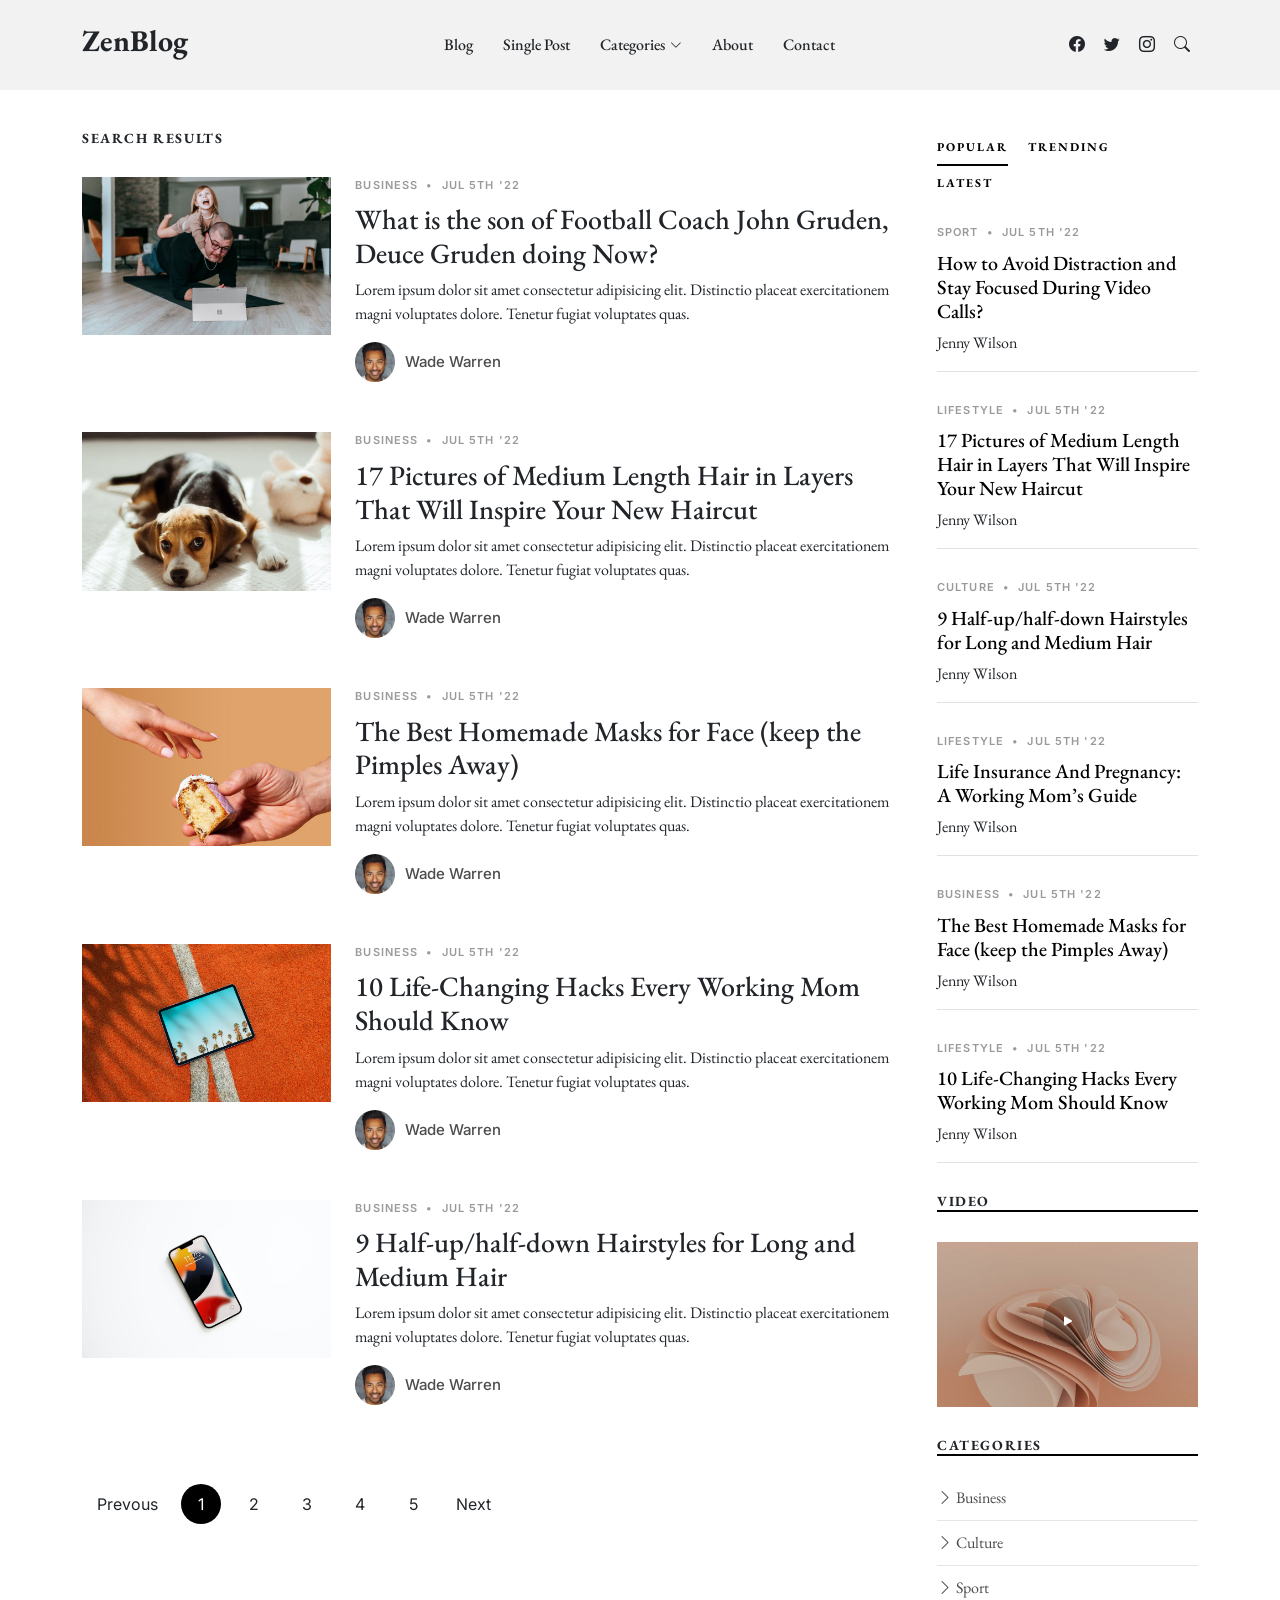
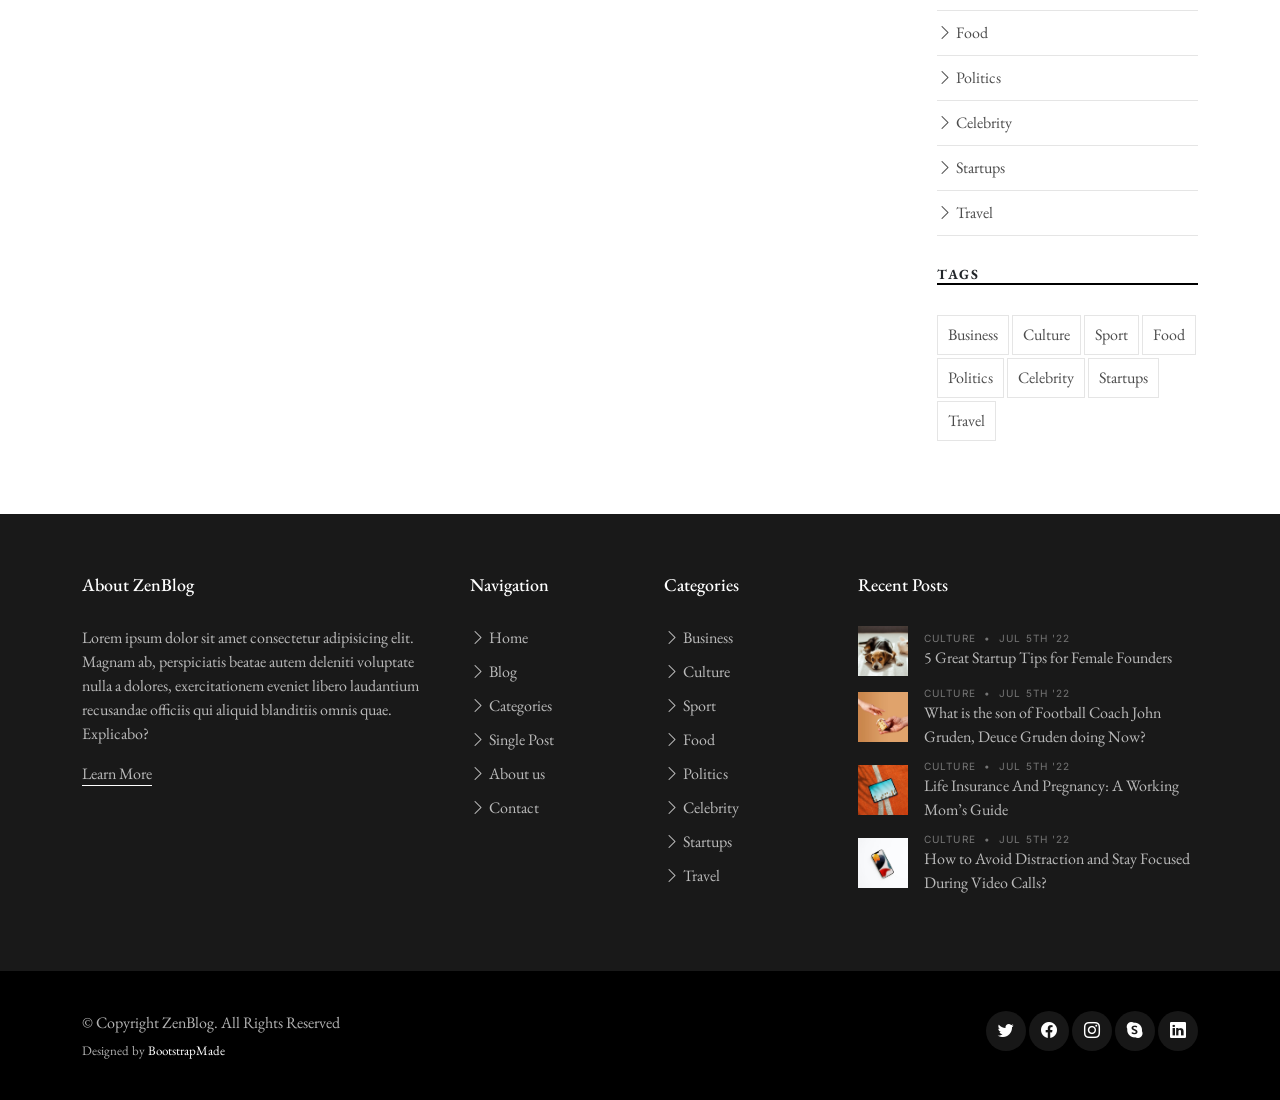
<file: INTEXII/wwwroot/ZenBlog/search-result.html>
<!DOCTYPE html>
<html lang="en">

<head>
  <meta charset="utf-8">
  <meta content="width=device-width, initial-scale=1.0" name="viewport">

  <title>ZenBlog Bootstrap Template - Search Results</title>
  <meta content="" name="description">
  <meta content="" name="keywords">

  <!-- Favicons -->
  <link href="assets/img/favicon.png" rel="icon">
  <link href="assets/img/apple-touch-icon.png" rel="apple-touch-icon">

  <!-- Google Fonts -->
  <link rel="preconnect" href="https://fonts.googleapis.com">
  <link rel="preconnect" href="https://fonts.gstatic.com" crossorigin>
  <link href="https://fonts.googleapis.com/css2?family=EB+Garamond:wght@400;500&family=Inter:wght@400;500&family=Playfair+Display:ital,wght@0,400;0,700;1,400;1,700&display=swap" rel="stylesheet">

  <!-- Vendor CSS Files -->
  <link href="assets/vendor/bootstrap/css/bootstrap.min.css" rel="stylesheet">
  <link href="assets/vendor/bootstrap-icons/bootstrap-icons.css" rel="stylesheet">
  <link href="assets/vendor/swiper/swiper-bundle.min.css" rel="stylesheet">
  <link href="assets/vendor/glightbox/css/glightbox.min.css" rel="stylesheet">
  <link href="assets/vendor/aos/aos.css" rel="stylesheet">

  <!-- Template Main CSS Files -->
  <link href="assets/css/variables.css" rel="stylesheet">
  <link href="assets/css/main.css" rel="stylesheet">

  <!-- =======================================================
  * Template Name: ZenBlog
  * Template URL: https://bootstrapmade.com/zenblog-bootstrap-blog-template/
  * Updated: Mar 17 2024 with Bootstrap v5.3.3
  * Author: BootstrapMade.com
  * License: https:///bootstrapmade.com/license/
  ======================================================== -->
</head>

<body>

  <!-- ======= Header ======= -->
  <header id="header" class="header d-flex align-items-center fixed-top">
    <div class="container-fluid container-xl d-flex align-items-center justify-content-between">

      <a href="index.html" class="logo d-flex align-items-center">
        <!-- Uncomment the line below if you also wish to use an image logo -->
        <!-- <img src="assets/img/logo.png" alt=""> -->
        <h1>ZenBlog</h1>
      </a>

      <nav id="navbar" class="navbar">
        <ul>
          <li><a href="index.html">Blog</a></li>
          <li><a href="single-post.html">Single Post</a></li>
          <li class="dropdown"><a href="category.html"><span>Categories</span> <i class="bi bi-chevron-down dropdown-indicator"></i></a>
            <ul>
              <li><a href="search-result.html">Search Result</a></li>
              <li><a href="#">Drop Down 1</a></li>
              <li class="dropdown"><a href="#"><span>Deep Drop Down</span> <i class="bi bi-chevron-down dropdown-indicator"></i></a>
                <ul>
                  <li><a href="#">Deep Drop Down 1</a></li>
                  <li><a href="#">Deep Drop Down 2</a></li>
                  <li><a href="#">Deep Drop Down 3</a></li>
                  <li><a href="#">Deep Drop Down 4</a></li>
                  <li><a href="#">Deep Drop Down 5</a></li>
                </ul>
              </li>
              <li><a href="#">Drop Down 2</a></li>
              <li><a href="#">Drop Down 3</a></li>
              <li><a href="#">Drop Down 4</a></li>
            </ul>
          </li>

          <li><a href="about.html">About</a></li>
          <li><a href="contact.html">Contact</a></li>
        </ul>
      </nav><!-- .navbar -->

      <div class="position-relative">
        <a href="#" class="mx-2"><span class="bi-facebook"></span></a>
        <a href="#" class="mx-2"><span class="bi-twitter"></span></a>
        <a href="#" class="mx-2"><span class="bi-instagram"></span></a>

        <a href="#" class="mx-2 js-search-open"><span class="bi-search"></span></a>
        <i class="bi bi-list mobile-nav-toggle"></i>

        <!-- ======= Search Form ======= -->
        <div class="search-form-wrap js-search-form-wrap">
          <form action="search-result.html" class="search-form">
            <span class="icon bi-search"></span>
            <input type="text" placeholder="Search" class="form-control">
            <button class="btn js-search-close"><span class="bi-x"></span></button>
          </form>
        </div><!-- End Search Form -->

      </div>

    </div>

  </header><!-- End Header -->

  <main id="main">

    <!-- ======= Search Results ======= -->
    <section id="search-result" class="search-result">
      <div class="container">
        <div class="row">
          <div class="col-md-9">
            <h3 class="category-title">Search Results</h3>

            <div class="d-md-flex post-entry-2 small-img">
              <a href="single-post.html" class="me-4 thumbnail">
                <img src="assets/img/post-landscape-6.jpg" alt="" class="img-fluid">
              </a>
              <div>
                <div class="post-meta"><span class="date">Business</span> <span class="mx-1">&bullet;</span> <span>Jul 5th '22</span></div>
                <h3><a href="single-post.html">What is the son of Football Coach John Gruden, Deuce Gruden doing Now?</a></h3>
                <p>Lorem ipsum dolor sit amet consectetur adipisicing elit. Distinctio placeat exercitationem magni voluptates dolore. Tenetur fugiat voluptates quas.</p>
                <div class="d-flex align-items-center author">
                  <div class="photo"><img src="assets/img/person-2.jpg" alt="" class="img-fluid"></div>
                  <div class="name">
                    <h3 class="m-0 p-0">Wade Warren</h3>
                  </div>
                </div>
              </div>
            </div>

            <div class="d-md-flex post-entry-2 small-img">
              <a href="single-post.html" class="me-4 thumbnail">
                <img src="assets/img/post-landscape-1.jpg" alt="" class="img-fluid">
              </a>
              <div>
                <div class="post-meta"><span class="date">Business</span> <span class="mx-1">&bullet;</span> <span>Jul 5th '22</span></div>
                <h3><a href="single-post.html">17 Pictures of Medium Length Hair in Layers That Will Inspire Your New Haircut</a></h3>
                <p>Lorem ipsum dolor sit amet consectetur adipisicing elit. Distinctio placeat exercitationem magni voluptates dolore. Tenetur fugiat voluptates quas.</p>
                <div class="d-flex align-items-center author">
                  <div class="photo"><img src="assets/img/person-2.jpg" alt="" class="img-fluid"></div>
                  <div class="name">
                    <h3 class="m-0 p-0">Wade Warren</h3>
                  </div>
                </div>
              </div>
            </div>

            <div class="d-md-flex post-entry-2 small-img">
              <a href="single-post.html" class="me-4 thumbnail">
                <img src="assets/img/post-landscape-2.jpg" alt="" class="img-fluid">
              </a>
              <div>
                <div class="post-meta"><span class="date">Business</span> <span class="mx-1">&bullet;</span> <span>Jul 5th '22</span></div>
                <h3><a href="single-post.html">The Best Homemade Masks for Face (keep the Pimples Away)</a></h3>
                <p>Lorem ipsum dolor sit amet consectetur adipisicing elit. Distinctio placeat exercitationem magni voluptates dolore. Tenetur fugiat voluptates quas.</p>
                <div class="d-flex align-items-center author">
                  <div class="photo"><img src="assets/img/person-2.jpg" alt="" class="img-fluid"></div>
                  <div class="name">
                    <h3 class="m-0 p-0">Wade Warren</h3>
                  </div>
                </div>
              </div>
            </div>

            <div class="d-md-flex post-entry-2 small-img">
              <a href="single-post.html" class="me-4 thumbnail">
                <img src="assets/img/post-landscape-3.jpg" alt="" class="img-fluid">
              </a>
              <div>
                <div class="post-meta"><span class="date">Business</span> <span class="mx-1">&bullet;</span> <span>Jul 5th '22</span></div>
                <h3><a href="single-post.html">10 Life-Changing Hacks Every Working Mom Should Know</a></h3>
                <p>Lorem ipsum dolor sit amet consectetur adipisicing elit. Distinctio placeat exercitationem magni voluptates dolore. Tenetur fugiat voluptates quas.</p>
                <div class="d-flex align-items-center author">
                  <div class="photo"><img src="assets/img/person-2.jpg" alt="" class="img-fluid"></div>
                  <div class="name">
                    <h3 class="m-0 p-0">Wade Warren</h3>
                  </div>
                </div>
              </div>
            </div>

            <div class="d-md-flex post-entry-2 small-img">
              <a href="single-post.html" class="me-4 thumbnail">
                <img src="assets/img/post-landscape-4.jpg" alt="" class="img-fluid">
              </a>
              <div>
                <div class="post-meta"><span class="date">Business</span> <span class="mx-1">&bullet;</span> <span>Jul 5th '22</span></div>
                <h3><a href="single-post.html">9 Half-up/half-down Hairstyles for Long and Medium Hair</a></h3>
                <p>Lorem ipsum dolor sit amet consectetur adipisicing elit. Distinctio placeat exercitationem magni voluptates dolore. Tenetur fugiat voluptates quas.</p>
                <div class="d-flex align-items-center author">
                  <div class="photo"><img src="assets/img/person-2.jpg" alt="" class="img-fluid"></div>
                  <div class="name">
                    <h3 class="m-0 p-0">Wade Warren</h3>
                  </div>
                </div>
              </div>
            </div>

            <!-- Paging -->
            <div class="text-start py-4">
              <div class="custom-pagination">
                <a href="#" class="prev">Prevous</a>
                <a href="#" class="active">1</a>
                <a href="#">2</a>
                <a href="#">3</a>
                <a href="#">4</a>
                <a href="#">5</a>
                <a href="#" class="next">Next</a>
              </div>
            </div><!-- End Paging -->

          </div>

          <div class="col-md-3">
            <!-- ======= Sidebar ======= -->
            <div class="aside-block">

              <ul class="nav nav-pills custom-tab-nav mb-4" id="pills-tab" role="tablist">
                <li class="nav-item" role="presentation">
                  <button class="nav-link active" id="pills-popular-tab" data-bs-toggle="pill" data-bs-target="#pills-popular" type="button" role="tab" aria-controls="pills-popular" aria-selected="true">Popular</button>
                </li>
                <li class="nav-item" role="presentation">
                  <button class="nav-link" id="pills-trending-tab" data-bs-toggle="pill" data-bs-target="#pills-trending" type="button" role="tab" aria-controls="pills-trending" aria-selected="false">Trending</button>
                </li>
                <li class="nav-item" role="presentation">
                  <button class="nav-link" id="pills-latest-tab" data-bs-toggle="pill" data-bs-target="#pills-latest" type="button" role="tab" aria-controls="pills-latest" aria-selected="false">Latest</button>
                </li>
              </ul>

              <div class="tab-content" id="pills-tabContent">

                <!-- Popular -->
                <div class="tab-pane fade show active" id="pills-popular" role="tabpanel" aria-labelledby="pills-popular-tab">
                  <div class="post-entry-1 border-bottom">
                    <div class="post-meta"><span class="date">Sport</span> <span class="mx-1">&bullet;</span> <span>Jul 5th '22</span></div>
                    <h2 class="mb-2"><a href="#">How to Avoid Distraction and Stay Focused During Video Calls?</a></h2>
                    <span class="author mb-3 d-block">Jenny Wilson</span>
                  </div>

                  <div class="post-entry-1 border-bottom">
                    <div class="post-meta"><span class="date">Lifestyle</span> <span class="mx-1">&bullet;</span> <span>Jul 5th '22</span></div>
                    <h2 class="mb-2"><a href="#">17 Pictures of Medium Length Hair in Layers That Will Inspire Your New Haircut</a></h2>
                    <span class="author mb-3 d-block">Jenny Wilson</span>
                  </div>

                  <div class="post-entry-1 border-bottom">
                    <div class="post-meta"><span class="date">Culture</span> <span class="mx-1">&bullet;</span> <span>Jul 5th '22</span></div>
                    <h2 class="mb-2"><a href="#">9 Half-up/half-down Hairstyles for Long and Medium Hair</a></h2>
                    <span class="author mb-3 d-block">Jenny Wilson</span>
                  </div>

                  <div class="post-entry-1 border-bottom">
                    <div class="post-meta"><span class="date">Lifestyle</span> <span class="mx-1">&bullet;</span> <span>Jul 5th '22</span></div>
                    <h2 class="mb-2"><a href="#">Life Insurance And Pregnancy: A Working Mom’s Guide</a></h2>
                    <span class="author mb-3 d-block">Jenny Wilson</span>
                  </div>

                  <div class="post-entry-1 border-bottom">
                    <div class="post-meta"><span class="date">Business</span> <span class="mx-1">&bullet;</span> <span>Jul 5th '22</span></div>
                    <h2 class="mb-2"><a href="#">The Best Homemade Masks for Face (keep the Pimples Away)</a></h2>
                    <span class="author mb-3 d-block">Jenny Wilson</span>
                  </div>

                  <div class="post-entry-1 border-bottom">
                    <div class="post-meta"><span class="date">Lifestyle</span> <span class="mx-1">&bullet;</span> <span>Jul 5th '22</span></div>
                    <h2 class="mb-2"><a href="#">10 Life-Changing Hacks Every Working Mom Should Know</a></h2>
                    <span class="author mb-3 d-block">Jenny Wilson</span>
                  </div>
                </div> <!-- End Popular -->

                <!-- Trending -->
                <div class="tab-pane fade" id="pills-trending" role="tabpanel" aria-labelledby="pills-trending-tab">
                  <div class="post-entry-1 border-bottom">
                    <div class="post-meta"><span class="date">Lifestyle</span> <span class="mx-1">&bullet;</span> <span>Jul 5th '22</span></div>
                    <h2 class="mb-2"><a href="#">17 Pictures of Medium Length Hair in Layers That Will Inspire Your New Haircut</a></h2>
                    <span class="author mb-3 d-block">Jenny Wilson</span>
                  </div>

                  <div class="post-entry-1 border-bottom">
                    <div class="post-meta"><span class="date">Culture</span> <span class="mx-1">&bullet;</span> <span>Jul 5th '22</span></div>
                    <h2 class="mb-2"><a href="#">9 Half-up/half-down Hairstyles for Long and Medium Hair</a></h2>
                    <span class="author mb-3 d-block">Jenny Wilson</span>
                  </div>

                  <div class="post-entry-1 border-bottom">
                    <div class="post-meta"><span class="date">Lifestyle</span> <span class="mx-1">&bullet;</span> <span>Jul 5th '22</span></div>
                    <h2 class="mb-2"><a href="#">Life Insurance And Pregnancy: A Working Mom’s Guide</a></h2>
                    <span class="author mb-3 d-block">Jenny Wilson</span>
                  </div>

                  <div class="post-entry-1 border-bottom">
                    <div class="post-meta"><span class="date">Sport</span> <span class="mx-1">&bullet;</span> <span>Jul 5th '22</span></div>
                    <h2 class="mb-2"><a href="#">How to Avoid Distraction and Stay Focused During Video Calls?</a></h2>
                    <span class="author mb-3 d-block">Jenny Wilson</span>
                  </div>
                  <div class="post-entry-1 border-bottom">
                    <div class="post-meta"><span class="date">Business</span> <span class="mx-1">&bullet;</span> <span>Jul 5th '22</span></div>
                    <h2 class="mb-2"><a href="#">The Best Homemade Masks for Face (keep the Pimples Away)</a></h2>
                    <span class="author mb-3 d-block">Jenny Wilson</span>
                  </div>

                  <div class="post-entry-1 border-bottom">
                    <div class="post-meta"><span class="date">Lifestyle</span> <span class="mx-1">&bullet;</span> <span>Jul 5th '22</span></div>
                    <h2 class="mb-2"><a href="#">10 Life-Changing Hacks Every Working Mom Should Know</a></h2>
                    <span class="author mb-3 d-block">Jenny Wilson</span>
                  </div>
                </div> <!-- End Trending -->

                <!-- Latest -->
                <div class="tab-pane fade" id="pills-latest" role="tabpanel" aria-labelledby="pills-latest-tab">
                  <div class="post-entry-1 border-bottom">
                    <div class="post-meta"><span class="date">Lifestyle</span> <span class="mx-1">&bullet;</span> <span>Jul 5th '22</span></div>
                    <h2 class="mb-2"><a href="#">Life Insurance And Pregnancy: A Working Mom’s Guide</a></h2>
                    <span class="author mb-3 d-block">Jenny Wilson</span>
                  </div>

                  <div class="post-entry-1 border-bottom">
                    <div class="post-meta"><span class="date">Business</span> <span class="mx-1">&bullet;</span> <span>Jul 5th '22</span></div>
                    <h2 class="mb-2"><a href="#">The Best Homemade Masks for Face (keep the Pimples Away)</a></h2>
                    <span class="author mb-3 d-block">Jenny Wilson</span>
                  </div>

                  <div class="post-entry-1 border-bottom">
                    <div class="post-meta"><span class="date">Lifestyle</span> <span class="mx-1">&bullet;</span> <span>Jul 5th '22</span></div>
                    <h2 class="mb-2"><a href="#">10 Life-Changing Hacks Every Working Mom Should Know</a></h2>
                    <span class="author mb-3 d-block">Jenny Wilson</span>
                  </div>

                  <div class="post-entry-1 border-bottom">
                    <div class="post-meta"><span class="date">Sport</span> <span class="mx-1">&bullet;</span> <span>Jul 5th '22</span></div>
                    <h2 class="mb-2"><a href="#">How to Avoid Distraction and Stay Focused During Video Calls?</a></h2>
                    <span class="author mb-3 d-block">Jenny Wilson</span>
                  </div>

                  <div class="post-entry-1 border-bottom">
                    <div class="post-meta"><span class="date">Lifestyle</span> <span class="mx-1">&bullet;</span> <span>Jul 5th '22</span></div>
                    <h2 class="mb-2"><a href="#">17 Pictures of Medium Length Hair in Layers That Will Inspire Your New Haircut</a></h2>
                    <span class="author mb-3 d-block">Jenny Wilson</span>
                  </div>

                  <div class="post-entry-1 border-bottom">
                    <div class="post-meta"><span class="date">Culture</span> <span class="mx-1">&bullet;</span> <span>Jul 5th '22</span></div>
                    <h2 class="mb-2"><a href="#">9 Half-up/half-down Hairstyles for Long and Medium Hair</a></h2>
                    <span class="author mb-3 d-block">Jenny Wilson</span>
                  </div>

                </div> <!-- End Latest -->

              </div>
            </div>

            <div class="aside-block">
              <h3 class="aside-title">Video</h3>
              <div class="video-post">
                <a href="https://www.youtube.com/watch?v=AiFfDjmd0jU" class="glightbox link-video">
                  <span class="bi-play-fill"></span>
                  <img src="assets/img/post-landscape-5.jpg" alt="" class="img-fluid">
                </a>
              </div>
            </div><!-- End Video -->

            <div class="aside-block">
              <h3 class="aside-title">Categories</h3>
              <ul class="aside-links list-unstyled">
                <li><a href="category.html"><i class="bi bi-chevron-right"></i> Business</a></li>
                <li><a href="category.html"><i class="bi bi-chevron-right"></i> Culture</a></li>
                <li><a href="category.html"><i class="bi bi-chevron-right"></i> Sport</a></li>
                <li><a href="category.html"><i class="bi bi-chevron-right"></i> Food</a></li>
                <li><a href="category.html"><i class="bi bi-chevron-right"></i> Politics</a></li>
                <li><a href="category.html"><i class="bi bi-chevron-right"></i> Celebrity</a></li>
                <li><a href="category.html"><i class="bi bi-chevron-right"></i> Startups</a></li>
                <li><a href="category.html"><i class="bi bi-chevron-right"></i> Travel</a></li>
              </ul>
            </div><!-- End Categories -->

            <div class="aside-block">
              <h3 class="aside-title">Tags</h3>
              <ul class="aside-tags list-unstyled">
                <li><a href="category.html">Business</a></li>
                <li><a href="category.html">Culture</a></li>
                <li><a href="category.html">Sport</a></li>
                <li><a href="category.html">Food</a></li>
                <li><a href="category.html">Politics</a></li>
                <li><a href="category.html">Celebrity</a></li>
                <li><a href="category.html">Startups</a></li>
                <li><a href="category.html">Travel</a></li>
              </ul>
            </div><!-- End Tags -->

          </div>

        </div>
      </div>
    </section> <!-- End Search Result -->

  </main><!-- End #main -->

  <!-- ======= Footer ======= -->
  <footer id="footer" class="footer">

    <div class="footer-content">
      <div class="container">

        <div class="row g-5">
          <div class="col-lg-4">
            <h3 class="footer-heading">About ZenBlog</h3>
            <p>Lorem ipsum dolor sit amet consectetur adipisicing elit. Magnam ab, perspiciatis beatae autem deleniti voluptate nulla a dolores, exercitationem eveniet libero laudantium recusandae officiis qui aliquid blanditiis omnis quae. Explicabo?</p>
            <p><a href="about.html" class="footer-link-more">Learn More</a></p>
          </div>
          <div class="col-6 col-lg-2">
            <h3 class="footer-heading">Navigation</h3>
            <ul class="footer-links list-unstyled">
              <li><a href="index.html"><i class="bi bi-chevron-right"></i> Home</a></li>
              <li><a href="index.html"><i class="bi bi-chevron-right"></i> Blog</a></li>
              <li><a href="category.html"><i class="bi bi-chevron-right"></i> Categories</a></li>
              <li><a href="single-post.html"><i class="bi bi-chevron-right"></i> Single Post</a></li>
              <li><a href="about.html"><i class="bi bi-chevron-right"></i> About us</a></li>
              <li><a href="contact.html"><i class="bi bi-chevron-right"></i> Contact</a></li>
            </ul>
          </div>
          <div class="col-6 col-lg-2">
            <h3 class="footer-heading">Categories</h3>
            <ul class="footer-links list-unstyled">
              <li><a href="category.html"><i class="bi bi-chevron-right"></i> Business</a></li>
              <li><a href="category.html"><i class="bi bi-chevron-right"></i> Culture</a></li>
              <li><a href="category.html"><i class="bi bi-chevron-right"></i> Sport</a></li>
              <li><a href="category.html"><i class="bi bi-chevron-right"></i> Food</a></li>
              <li><a href="category.html"><i class="bi bi-chevron-right"></i> Politics</a></li>
              <li><a href="category.html"><i class="bi bi-chevron-right"></i> Celebrity</a></li>
              <li><a href="category.html"><i class="bi bi-chevron-right"></i> Startups</a></li>
              <li><a href="category.html"><i class="bi bi-chevron-right"></i> Travel</a></li>

            </ul>
          </div>

          <div class="col-lg-4">
            <h3 class="footer-heading">Recent Posts</h3>

            <ul class="footer-links footer-blog-entry list-unstyled">
              <li>
                <a href="single-post.html" class="d-flex align-items-center">
                  <img src="assets/img/post-sq-1.jpg" alt="" class="img-fluid me-3">
                  <div>
                    <div class="post-meta d-block"><span class="date">Culture</span> <span class="mx-1">&bullet;</span> <span>Jul 5th '22</span></div>
                    <span>5 Great Startup Tips for Female Founders</span>
                  </div>
                </a>
              </li>

              <li>
                <a href="single-post.html" class="d-flex align-items-center">
                  <img src="assets/img/post-sq-2.jpg" alt="" class="img-fluid me-3">
                  <div>
                    <div class="post-meta d-block"><span class="date">Culture</span> <span class="mx-1">&bullet;</span> <span>Jul 5th '22</span></div>
                    <span>What is the son of Football Coach John Gruden, Deuce Gruden doing Now?</span>
                  </div>
                </a>
              </li>

              <li>
                <a href="single-post.html" class="d-flex align-items-center">
                  <img src="assets/img/post-sq-3.jpg" alt="" class="img-fluid me-3">
                  <div>
                    <div class="post-meta d-block"><span class="date">Culture</span> <span class="mx-1">&bullet;</span> <span>Jul 5th '22</span></div>
                    <span>Life Insurance And Pregnancy: A Working Mom’s Guide</span>
                  </div>
                </a>
              </li>

              <li>
                <a href="single-post.html" class="d-flex align-items-center">
                  <img src="assets/img/post-sq-4.jpg" alt="" class="img-fluid me-3">
                  <div>
                    <div class="post-meta d-block"><span class="date">Culture</span> <span class="mx-1">&bullet;</span> <span>Jul 5th '22</span></div>
                    <span>How to Avoid Distraction and Stay Focused During Video Calls?</span>
                  </div>
                </a>
              </li>

            </ul>

          </div>
        </div>
      </div>
    </div>

    <div class="footer-legal">
      <div class="container">

        <div class="row justify-content-between">
          <div class="col-md-6 text-center text-md-start mb-3 mb-md-0">
            <div class="copyright">
              © Copyright <strong><span>ZenBlog</span></strong>. All Rights Reserved
            </div>

            <div class="credits">
              <!-- All the links in the footer should remain intact. -->
              <!-- You can delete the links only if you purchased the pro version. -->
              <!-- Licensing information: https://bootstrapmade.com/license/ -->
              <!-- Purchase the pro version with working PHP/AJAX contact form: https://bootstrapmade.com/herobiz-bootstrap-business-template/ -->
              Designed by <a href="https://bootstrapmade.com/">BootstrapMade</a>
            </div>

          </div>

          <div class="col-md-6">
            <div class="social-links mb-3 mb-lg-0 text-center text-md-end">
              <a href="#" class="twitter"><i class="bi bi-twitter"></i></a>
              <a href="#" class="facebook"><i class="bi bi-facebook"></i></a>
              <a href="#" class="instagram"><i class="bi bi-instagram"></i></a>
              <a href="#" class="google-plus"><i class="bi bi-skype"></i></a>
              <a href="#" class="linkedin"><i class="bi bi-linkedin"></i></a>
            </div>

          </div>

        </div>

      </div>
    </div>

  </footer>

  <a href="#" class="scroll-top d-flex align-items-center justify-content-center"><i class="bi bi-arrow-up-short"></i></a>

  <!-- Vendor JS Files -->
  <script src="assets/vendor/bootstrap/js/bootstrap.bundle.min.js"></script>
  <script src="assets/vendor/swiper/swiper-bundle.min.js"></script>
  <script src="assets/vendor/glightbox/js/glightbox.min.js"></script>
  <script src="assets/vendor/aos/aos.js"></script>
  <script src="assets/vendor/php-email-form/validate.js"></script>

  <!-- Template Main JS File -->
  <script src="assets/js/main.js"></script>

</body>

</html>
</file>
<file: INTEXII/wwwroot/ZenBlog/assets/css/variables.css>
/**
* Template Name: ZenBlog
* File: variables.css
* Description: Easily customize colors, typography, and other repetitive properties used in the template main stylesheet file main.css
* 
* Template URL: https://bootstrapmade.com/zenblog-bootstrap-blog-template/
* Author: BootstrapMade.com
* License: https://bootstrapmade.com/license/
* 
* Contents:
* 1. ZenBlog template variables 
* 2. Override default Bootstrap variables
* 3. Set color and background class names
*
* Learn more about CSS variables at https://developer.mozilla.org/en-US/docs/Web/CSS/Using_CSS_custom_properties
*/

/*--------------------------------------------------------------
# 1. ZenBlog template variables 
--------------------------------------------------------------*/
:root {

  /* Fonts */
  --font-default: 'EB Garamond', system-ui, -apple-system, "Segoe UI", Roboto, "Helvetica Neue", Arial, "Noto Sans", "Liberation Sans", sans-serif, "Apple Color Emoji", "Segoe UI Emoji", "Segoe UI Symbol", "Noto Color Emoji";
  --font-primary: 'EB Garamond', serif; /*'Playfair Display', serif;*/
  --font-secondary: 'Inter', sans-serif;

  /* Colors */
  /* The *-rgb color names are simply the RGB converted value of the corresponding color for use in the rgba() function */

  /* Default text color */
  --color-default: #212529;
  --color-default-rgb: 33, 37, 41;

  /* Defult links color */
  --color-links: #212529;
  --color-links-hover: #15171a;

  /* Primay colors */
  --color-primary: #212529;
  --color-primary-light: #26282c;
  --color-primary-dark: #0b0c0e;

  --color-primary-rgb: 33, 37, 41;
  --color-primary-light-rgb: 38, 40, 44;
  --color-primary-dark-rgb: 11, 12, 14;

  /* Secondary colors */
  --color-secondary: #596d80;
  --color-secondary-light: #8498aa;
  --color-secondary-dark: #404f5c;

  --color-secondary-rgb: 89, 109, 128;
  --color-secondary-light-rgb: 132, 152, 170;
  --color-secondary-dark-rgb: 64, 79, 92;

  /* General colors */
  --color-blue: #0d6efd;
  --color-blue-rgb: 13, 110, 253;

  --color-indigo: #6610f2;
  --color-indigo-rgb: 102, 16, 242;

  --color-purple: #6f42c1;
  --color-purple-rgb: 111, 66, 193;
  
  --color-pink: #f3268c;
  --color-pink-rgb: 243, 38, 140;

  --color-red: #df1529;
  --color-red-rgb: 223, 21, 4;

  --color-orange: #fd7e14;
  --color-orange-rgb: 253, 126, 20;

  --color-yellow: #ffc107;
  --color-yellow-rgb: 255, 193, 7;

  --color-green: #059652;
  --color-green-rgb: 5, 150, 82;

  --color-teal: #20c997;
  --color-teal-rgb: 32, 201, 151;

  --color-cyan: #0dcaf0;
  --color-cyan-rgb: 13, 202, 240;

  --color-white: #ffffff;
  --color-white-rgb: 255, 255, 255;

  --color-gray: #6c757d;
  --color-gray-rgb: 108, 117, 125;

  --color-black: #000000;
  --color-black-rgb: 0, 0, 0;
}

/*--------------------------------------------------------------
# 2. Override default Bootstrap variables
--------------------------------------------------------------*/
:root {
  --bs-blue: var(--color-blue);
  --bs-indigo: var(--color-indigo);
  --bs-purple: var(--color-purple);
  --bs-pink: var(--color-pink);
  --bs-red: var(--color-red);
  --bs-orange: var(--color-orange);
  --bs-yellow: var(--color-yellow);
  --bs-green: var(--color-green);
  --bs-teal: var(--color-teal);
  --bs-cyan: var(--color-cyan);
  --bs-white: var(--color-white);
  --bs-gray: var(--color-gray);
  --bs-gray-dark: #343a40;
  --bs-gray-100: #f8f9fa;
  --bs-gray-200: #e9ecef;
  --bs-gray-300: #dee2e6;
  --bs-gray-400: #ced4da;
  --bs-gray-500: #adb5bd;
  --bs-gray-600: #6c757d;
  --bs-gray-700: #495057;
  --bs-gray-800: #343a40;
  --bs-gray-900: #212529;
  --bs-primary: var(--color-blue);
  --bs-secondary: var(--color-blue);
  --bs-success: #198754;
  --bs-info: #0dcaf0;
  --bs-warning: #ffc107;
  --bs-danger: #dc3545;
  --bs-light: #f8f9fa;
  --bs-dark: #212529;
  --bs-primary-rgb: var(--color-primary-rgb);
  --bs-secondary-rgb: var(--color-secondary-rgb);
  --bs-success-rgb: 25, 135, 84;
  --bs-info-rgb: 13, 202, 240;
  --bs-warning-rgb: 255, 193, 7;
  --bs-danger-rgb: 220, 53, 69;
  --bs-light-rgb: 248, 249, 250;
  --bs-dark-rgb: 33, 37, 41;
  --bs-white-rgb: var(--color-white-rgb);
  --bs-black-rgb: var(--color-black-rgb);
  --bs-body-color-rgb: var(--color-default-rgb);
  --bs-body-bg-rgb: 255, 255, 255;
  --bs-font-sans-serif: var(--font-default);
  --bs-font-monospace: SFMono-Regular, Menlo, Monaco, Consolas, "Liberation Mono", "Courier New", monospace;
  --bs-gradient: linear-gradient(180deg, rgba(255, 255, 255, 0.15), rgba(255, 255, 255, 0));
  --bs-body-font-family: var(--font-default);
  --bs-body-font-size: 1rem;
  --bs-body-font-weight: 400;
  --bs-body-line-height: 1.5;
  --bs-body-color: var(--color-default);
  --bs-body-bg: #fff;
}

/*--------------------------------------------------------------
# 3. Set color and background class names
--------------------------------------------------------------*/
/* Fonts */
.font-default { font-family: var(--font-default) !important; }
.font-primary { font-family: var(--font-primary) !important;}
.font-secondary { font-family: var(--font-secondary) !important; }

/* Text Colors */
.color-default { color: var(--color-default) !important; }
.color-links { color: var(--color-links) !important; }
.color-links:hover { color: var(--color-links-hover) !important; }
.color-primary { color: var(--color-primary) !important; }
.color-primary-light { color: var(--color-primary-light) !important; }
.color-primary-dark { color: var(--color-primary-dark) !important; }
.color-secondary { color: var(--color-secondary) !important; }
.color-secondary-light { color: var(--color-secondary-light) !important; }
.color-secondary-dark { color: var(--color-secondary-dark) !important; }
.color-blue { color: var(--color-blue) !important; }
.color-indigo { color: var(--color-indigo) !important; }
.color-purple { color: var(--color-purple) !important; }
.color-pink { color: var(--color-pink) !important; }
.color-red { color: var(--color-red) !important; }
.color-orange { color: var(--color-orange) !important; }
.color-yellow { color: var(--color-yellow) !important; }
.color-green { color: var(--color-green) !important; }
.color-teal { color: var(--color-teal) !important; }
.color-cyan { color: var(--color-cyan) !important; }
.color-white { color: var(--color-white) !important; }
.color-gray { color: var(--color-gray) !important; }
.color-black { color: var(--color-black) !important; }

/* Background Colors */
.bg-default { background-color: var(--color-default) !important; }
.bg-primary { background-color: var(--color-primary) !important; }
.bg-primary-light { background-color: var(--color-primary-light) !important; }
.bg-primary-dark { background-color: var(--color-primary-dark) !important; }
.bg-secondary { background-color: var(--color-secondary) !important; }
.bg-secondary-light { background-color: var(--color-secondary-light) !important; }
.bg-secondary-dark { background-color: var(--color-secondary-dark) !important; }
.bg-blue { background-color: var(--color-blue) !important; }
.bg-indigo { background-color: var(--color-indigo) !important; }
.bg-purple { background-color: var(--color-purple) !important; }
.bg-pink { background-color: var(--color-pink) !important; }
.bg-red { background-color: var(--color-red) !important; }
.bg-orange { background-color: var(--color-orange) !important; }
.bg-yellow { background-color: var(--color-yellow) !important; }
.bg-green { background-color: var(--color-green) !important; }
.bg-teal { background-color: var(--color-teal) !important; }
.bg-cyan { background-color: var(--color-cyan) !important; }
.bg-white { background-color: var(--color-white) !important; }
.bg-gray { background-color: var(--color-gray) !important; }
.bg-black { background-color: var(--color-black) !important; }
</file>
<file: INTEXII/wwwroot/ZenBlog/assets/css/main.css>
/**
* Template Name: ZenBlog
* Template URL: https://bootstrapmade.com/zenblog-bootstrap-blog-template/
* Updated: Mar 17 2024 with Bootstrap v5.3.3
* Author: BootstrapMade.com
* License: https:///bootstrapmade.com/license/
*/

/**
* Check out variables.css for easy customization of colors, typography, and other repetitive properties
*/
/*--------------------------------------------------------------
# General
--------------------------------------------------------------*/
:root {
  scroll-behavior: smooth;
}

body {
  color: rgba(var(--color-primary-rgb), 1);
}

a {
  color: var(--color-links);
  text-decoration: none;
}

a:hover {
  color: var(--color-links-hover);
  text-decoration: none;
}

h1,
h2,
h3,
h4,
h5,
h6 {
  font-family: var(--font-primary);
}

#main {
  margin-top: 90px;
}

/*--------------------------------------------------------------
# Sections & Section Header
--------------------------------------------------------------*/
section {
  padding: 40px 0;
  overflow: hidden;
}

.section-header {
  border-bottom: 2px solid var(--color-black);
}

.section-header h2 {
  font-size: 50px;
  color: var(--color-black);
}

.section-header p {
  margin-bottom: 0;
}

/*--------------------------------------------------------------
# Scroll top button
--------------------------------------------------------------*/
.scroll-top {
  position: fixed;
  visibility: hidden;
  opacity: 0;
  right: 15px;
  bottom: 15px;
  z-index: 99999;
  background: var(--color-primary);
  width: 40px;
  height: 40px;
  border-radius: 4px;
  transition: all 0.4s;
}

.scroll-top i {
  font-size: 24px;
  color: #fff;
  line-height: 0;
}

.scroll-top:hover {
  background: rgba(var(--color-primary-rgb), 0.8);
  color: #fff;
}

.scroll-top.active {
  visibility: visible;
  opacity: 1;
}

/*--------------------------------------------------------------
# Page title
--------------------------------------------------------------*/
.page-title {
  font-size: 70px;
  color: var(--color-black);
}

/* Form Input Fieldds */
.form-control:active,
.form-control:focus {
  outline: none;
  box-shadow: none;
  border-color: var(--color-black);
}

.btn:active,
.btn:focus {
  outline: none;
}

.btn.btn-primary {
  background-color: var(--color-black);
  color: var(--color-white);
  border-color: var(--color-black);
}

/*--------------------------------------------------------------
# Header
--------------------------------------------------------------*/
.header {
  height: 90px;
  transition: all 0.5s;
  z-index: 997;
  background: #f2f2f2;
}

.header.sticked {
  height: 70px;
}

.header .logo img {
  max-height: 40px;
  margin-right: 6px;
}

.header .logo h1 {
  font-size: 30px;
  font-weight: 700;
  color: var(--color-default);
  font-family: var(--font-primary);
}

.search-form-wrap {
  position: absolute;
  right: 0;
  top: 0;
  z-index: 9;
  transition: 0.3s all ease;
  visibility: hidden;
  opacity: 0;
}

.search-form-wrap .search-form {
  position: relative;
}

.search-form-wrap .search-form .form-control {
  width: 300px;
  border: none;
  box-shadow: 0 15px 20px -10px rgba(var(--color-black-rgb), 0.1);
  padding-left: 40px;
  padding-right: 40px;
}

.search-form-wrap .search-form .form-control:active,
.search-form-wrap .search-form .form-control:focus {
  outline: none;
  box-shadow: none;
}

.search-form-wrap .search-form .icon {
  position: absolute;
  left: 0;
  top: 7px;
  opacity: 0.5;
  left: 10px;
}

.search-form-wrap .search-form .btn {
  position: absolute;
  top: 2px;
  right: 4px;
  padding: 0;
  margin: 0;
  line-height: 1;
  font-size: 30px;
}

.search-form-wrap .search-form .btn:active,
.search-form-wrap .search-form .btn:focus {
  outline: none;
  box-shadow: none;
}

.search-form-wrap.active {
  visibility: visible;
  opacity: 1;
}

section {
  scroll-margin-top: 70px;
}

/*--------------------------------------------------------------
# Desktop Navigation 
--------------------------------------------------------------*/
@media (min-width: 1280px) {
  .navbar {
    padding: 0;
  }

  .navbar ul {
    margin: 0;
    padding: 0;
    display: flex;
    list-style: none;
    align-items: center;
  }

  .navbar li {
    position: relative;
  }

  .navbar a,
  .navbar a:focus {
    display: flex;
    align-items: center;
    justify-content: space-between;
    padding: 10px 0 10px 30px;
    font-family: var(--font-default);
    font-size: 16px;
    font-weight: 500;
    color: rgba(var(--color-default-rgb), 1);
    white-space: nowrap;
    transition: 0.3s;
  }

  .navbar a i,
  .navbar a:focus i {
    font-size: 12px;
    line-height: 0;
    margin-left: 5px;
  }

  .navbar a:hover,
  .navbar .active,
  .navbar .active:focus,
  .navbar li:hover>a {
    color: var(--color-default);
  }

  .navbar .getstarted,
  .navbar .getstarted:focus {
    background: var(--color-primary);
    padding: 8px 20px;
    margin-left: 30px;
    border-radius: 4px;
    color: var(--color-white);
  }

  .navbar .getstarted:hover,
  .navbar .getstarted:focus:hover {
    color: var(--color-white);
    background: rgba(var(--color-primary-rgb), 0.8);
  }

  .navbar .dropdown ul {
    display: block;
    position: absolute;
    left: 14px;
    top: calc(100% + 30px);
    margin: 0;
    padding: 10px 0;
    z-index: 99;
    opacity: 0;
    visibility: hidden;
    background: var(--color-white);
    box-shadow: 0px 0px 30px rgba(127, 137, 161, 0.25);
    transition: 0.3s;
    border-radius: 4px;
  }

  .navbar .dropdown ul li {
    min-width: 200px;
  }

  .navbar .dropdown ul a {
    padding: 10px 20px;
    font-size: 15px;
    text-transform: none;
    font-weight: 400;
  }

  .navbar .dropdown ul a i {
    font-size: 12px;
  }

  .navbar .dropdown ul a:hover,
  .navbar .dropdown ul .active:hover,
  .navbar .dropdown ul li:hover>a {
    color: var(--color-primary);
  }

  .navbar .dropdown:hover>ul {
    opacity: 1;
    top: 100%;
    visibility: visible;
  }

  .navbar .dropdown .dropdown ul {
    top: 0;
    left: calc(100% - 30px);
    visibility: hidden;
  }

  .navbar .dropdown .dropdown:hover>ul {
    opacity: 1;
    top: 0;
    left: 100%;
    visibility: visible;
  }
}

@media (min-width: 1280px) and (max-width: 1366px) {
  .navbar .dropdown .dropdown ul {
    left: -90%;
  }

  .navbar .dropdown .dropdown:hover>ul {
    left: -100%;
  }
}

.mobile-nav-toggle {
  display: none;
}

/*--------------------------------------------------------------
# Mobile Navigation
--------------------------------------------------------------*/
@media (max-width: 1279px) {
  .navbar {
    padding: 0;
    z-index: 9997;
  }

  .navbar ul {
    display: none;
    position: absolute;
    inset: 55px 15px 15px 15px;
    padding: 10px 0;
    margin: 0;
    border-radius: 10px;
    background-color: var(--color-white);
    overflow-y: auto;
    transition: 0.3s;
    z-index: 9998;
  }

  .navbar a,
  .navbar a:focus {
    display: flex;
    align-items: center;
    justify-content: space-between;
    padding: 10px 20px;
    font-family: var(--font-primary);
    font-size: 15px;
    font-weight: 600;
    color: var(--color-primary);
    white-space: nowrap;
    transition: 0.3s;
  }

  .navbar a i,
  .navbar a:focus i {
    font-size: 12px;
    line-height: 0;
    margin-left: 5px;
  }

  .navbar a:hover,
  .navbar .active,
  .navbar .active:focus,
  .navbar li:hover>a {
    color: var(--color-primary);
  }

  .navbar .dropdown ul,
  .navbar .dropdown .dropdown ul {
    position: static;
    display: none;
    z-index: 99;
    padding: 10px 0;
    margin: 10px 20px;
    background: var(--color-white);
    transition: all 0.5s ease-in-out;
    box-shadow: 0px 0px 30px rgba(var(--color-black-rgb), 0.1);
  }

  .navbar .dropdown>.dropdown-active,
  .navbar .dropdown .dropdown>.dropdown-active {
    display: block;
  }

  .mobile-nav-toggle {
    display: inline-block;
    color: var(--color-secondary);
    font-size: 28px;
    cursor: pointer;
    line-height: 0;
    transition: 0.5s;
  }

  .mobile-nav-toggle.bi-x {
    color: var(--color-black);
  }

  .mobile-nav-active {
    overflow: hidden;
  }

  .mobile-nav-active .mobile-nav-toggle {
    position: fixed;
    top: 15px;
    right: 15px;
    z-index: 9999;
    color: var(--color-white);
  }

  .mobile-nav-active .navbar {
    position: fixed;
    overflow: hidden;
    inset: 0;
    background: rgba(var(--color-black-rgb), 0.6);
    transition: 0.3s;
  }

  .mobile-nav-active .navbar>ul {
    display: block;
  }
}

/*--------------------------------------------------------------
# Posts
--------------------------------------------------------------*/
.post-entry-1 {
  margin-bottom: 30px;
}

.post-entry-1 img {
  margin-bottom: 30px;
}

.post-entry-1 h2 {
  margin-bottom: 20px;
  font-size: 20px;
  font-weight: 500;
  line-height: 1.2;
  font-weight: 500;
}

.post-entry-1 h2 a {
  color: var(--color-black);
}

.post-entry-1.lg h2 {
  font-size: 40px;
  line-height: 1;
}

.post-meta {
  font-size: 11px;
  letter-spacing: 0.07rem;
  text-transform: uppercase;
  font-weight: 600;
  font-family: var(--font-secondary);
  color: rgba(var(--color-black-rgb), 0.4);
  margin-bottom: 10px;
}

@media (max-width: 768px) {
  .custom-border {
    border: none !important;
  }
}

.author .photo {
  margin-right: 10px;
}

.author .photo img {
  width: 40px;
  border-radius: 50%;
  margin-bottom: 0;
}

.author .name h3 {
  margin: 0;
  padding: 0;
  font-size: 15px;
  font-family: var(--font-secondary);
}

.trending {
  border: 1px solid rgba(var(--color-black-rgb), 0.1);
}

.trending>h3 {
  color: var(--color-black);
  padding: 20px;
  border-bottom: 1px solid rgba(var(--color-black-rgb), 0.1);
}

.trending .trending-post {
  padding: 0;
  margin: 0;
}

.trending .trending-post li {
  padding: 0;
  margin: 0;
  list-style: none;
  display: block;
}

.trending .trending-post li a {
  display: block;
  padding: 20px;
  border-bottom: 1px solid rgba(var(--color-black-rgb), 0.1);
  position: relative;
  overflow: hidden;
}

.trending .trending-post li a .number {
  position: absolute;
  z-index: -1;
  font-size: 5rem;
  left: -10px;
  top: -20px;
  font-weight: 700;
  color: rgba(var(--color-black-rgb), 0.05);
}

.trending .trending-post li a h3 {
  font-size: 18px;
  color: rgba(var(--color-black-rgb), 0.9);
}

.trending .trending-post li a .author {
  color: rgba(var(--color-black-rgb), 0.7);
  font-weight: 500;
}

.trending .trending-post li a:hover h3 {
  color: rgba(var(--color-black-rgb), 1);
}

.trending .trending-post li:last-child a {
  border-bottom: none;
}

.post-entry-2 {
  margin-bottom: 30px;
}

.post-entry-2 .post-meta {
  font-size: 11px;
  letter-spacing: 0.07rem;
  text-transform: uppercase;
  font-weight: 600;
  font-family: var(--font-secondary);
  color: rgba(var(--color-black-rgb), 0.4);
  margin-bottom: 10px;
}

.post-entry-2 .author {
  color: rgba(var(--color-black-rgb), 0.7);
  font-weight: 500;
  margin-bottom: 20px;
  display: block;
}

.post-entry-2 .thumbnail {
  flex: 0 0 65%;
}

@media (max-width: 960px) {
  .post-entry-2 .thumbnail {
    flex: 0 0 100%;
    margin-bottom: 20px;
  }
}

.post-entry-2.half .thumbnail {
  flex: 0 0 50%;
}

@media (max-width: 768px) {
  .post-entry-2.half .thumbnail {
    flex: 0 0 100%;
    margin-bottom: 20px;
  }
}

.post-entry-2.small-img .thumbnail {
  flex: 0 0 30%;
}

@media (max-width: 768px) {
  .post-entry-2.small-img .thumbnail {
    flex: 0 0 100%;
    margin-bottom: 20px;
  }
}

.img-bg {
  height: 500px;
  background-size: cover;
  background-repeat: no-repeat;
  position: relative;
  background-position: center center;
}

@media (max-width: 768px) {
  .img-bg {
    height: 400px;
  }
}

.img-bg:before {
  position: absolute;
  content: "";
  background: rgb(0, 0, 0);
  background: linear-gradient(0deg, rgb(0, 0, 0) 0%, rgba(0, 0, 0, 0) 100%);
  opacity: 0.5;
  bottom: 0;
  left: 0;
  right: 0;
  z-index: 1;
  top: 0;
}

.img-bg .img-bg-inner {
  position: relative;
  z-index: 2;
  max-width: 700px;
  position: relative;
  padding-left: 100px;
  padding-right: 100px;
  margin-bottom: 50px;
}

@media (max-width: 768px) {
  .img-bg .img-bg-inner {
    padding-left: 30px;
    padding-right: 30px;
    margin-bottom: 50px;
  }
}

.img-bg .img-bg-inner h2,
.img-bg .img-bg-inner p {
  color: var(--color-white);
}

@media (max-width: 500px) {
  .img-bg .img-bg-inner p {
    display: none;
  }
}

.custom-swiper-button-next,
.custom-swiper-button-prev {
  position: absolute;
  top: 50%;
  transform: translateY(-50%);
  z-index: 9;
}

@media (max-width: 768px) {

  .custom-swiper-button-next,
  .custom-swiper-button-prev {
    display: none;
  }
}

.custom-swiper-button-next span,
.custom-swiper-button-prev span {
  font-size: 20px;
  color: rgba(var(--color-white-rgb), 0.7);
  transition: 0.3s all ease;
}

.custom-swiper-button-next:hover span,
.custom-swiper-button-next:focus span,
.custom-swiper-button-prev:hover span,
.custom-swiper-button-prev:focus span {
  color: rgba(var(--color-white-rgb), 1);
}

.custom-swiper-button-next {
  right: 40px;
}

.custom-swiper-button-prev {
  left: 40px;
}

.swiper-pagination .swiper-pagination-bullet {
  background-color: rgba(var(--color-white-rgb), 0.8);
}

.swiper-pagination .swiper-pagination-bullet-active {
  background-color: rgba(var(--color-white-rgb), 1);
}

.more {
  font-family: var(--font-secondary);
  text-transform: uppercase;
  font-size: 12px;
  font-weight: 500;
  position: relative;
  display: inline-block;
  padding-bottom: 5px;
}

.more:before {
  content: "";
  position: absolute;
  height: 2px;
  left: 0;
  right: 0;
  bottom: 0;
  background: var(--color-black);
}

.post-content {
  padding-left: 10%;
  padding-right: 10%;
}

@media (max-width: 768px) {
  .post-content {
    padding-left: 15px;
    padding-right: 15px;
  }
}

.post-content .firstcharacter {
  float: left;
  font-family: Georgia;
  font-size: 75px;
  line-height: 60px;
  padding-top: 4px;
  padding-right: 8px;
  padding-left: 3px;
}

.post-content figure {
  position: relative;
  left: 52%;
  min-width: 990px;
  transform: translateX(-50%);
}

@media (max-width: 1255px) {
  .post-content figure {
    min-width: auto;
    left: auto !important;
    transform: none;
  }
}

.post-content figure figcaption {
  font-family: var(--font-secondary);
  font-size: 14px;
  padding: 10px 0 0 0;
}

.aside-title,
.category-title {
  text-transform: uppercase;
  letter-spacing: 0.1rem;
  font-size: 14px;
  font-weight: 700;
  margin-bottom: 30px;
  border-bottom: 2px solid var(--color-black);
}

.category-title {
  border-bottom: none;
}

.custom-pagination a {
  display: inline-block;
  width: 40px;
  height: 40px;
  line-height: 40px;
  text-align: center;
  border-radius: 50%;
  font-family: var(--font-secondary);
  margin: 5px;
  transition: 0.3s all ease;
}

.custom-pagination a.active {
  background: var(--color-black);
  color: var(--color-white);
}

.custom-pagination a.active:hover {
  background: rgba(var(--color-black-rgb), 0.9);
}

.custom-pagination a:hover {
  background: rgba(var(--color-black-rgb), 0.1);
}

.custom-pagination a.prev,
.custom-pagination a.next {
  width: auto !important;
  border-radius: 4px;
  padding-left: 10px;
  padding-right: 10px;
}

.custom-pagination a.prev:hover,
.custom-pagination a.next:hover {
  background: rgba(var(--color-black-rgb), 0.1);
}

/* custom tab nav on sidebar */
.aside-block {
  margin-bottom: 30px;
}

.aside-block .custom-tab-nav .nav-item {
  display: inline-block;
}

.aside-block .custom-tab-nav .nav-item button {
  color: var(--color-black);
  text-transform: uppercase;
  font-size: 12px;
  font-weight: 700;
  letter-spacing: 2px;
  border-radius: 0;
  padding-left: 0;
  padding-right: 0;
  margin-right: 20px;
}

.aside-block .custom-tab-nav .nav-item button.active {
  background-color: var(--color-black) !important;
  background-color: transparent !important;
  color: var(--color-black);
  border-bottom: 2px solid var(--color-black);
}

.link-video {
  position: relative;
}

.link-video span {
  top: 50%;
  left: 50%;
  transform: translate(-50%, -50%);
  position: absolute;
  width: 50px;
  height: 50px;
  line-height: 50px;
  border-radius: 50%;
  text-align: center;
  display: inline-block;
  background-color: rgba(var(--color-black-rgb), 0.2);
  color: var(--color-white);
}

.aside-links li {
  margin-bottom: 10px;
  padding-bottom: 10px;
  border-bottom: 1px solid rgba(var(--color-black-rgb), 0.1);
}

.aside-links li a {
  display: block;
  color: rgba(var(--color-black-rgb), 0.7);
}

.aside-links li a:hover,
.aside-links li a:focus {
  color: rgba(var(--color-black-rgb), 1);
}

.aside-tags li {
  display: inline-block;
}

.aside-tags li a {
  display: inline-block;
  color: rgba(var(--color-black-rgb), 0.7);
  padding: 7px 10px;
  border: 1px solid rgba(var(--color-black-rgb), 0.1);
  margin-bottom: 3px;
  transition: 0.3s all ease;
}

.aside-tags li a:hover,
.aside-tags li a:focus {
  color: rgba(var(--color-black-rgb), 1);
  border: 1px solid rgba(var(--color-black-rgb), 0.5);
}

/*--------------------------------------------------------------
# Comments
--------------------------------------------------------------*/
.comment {
  /* Font not working in <textarea> for this version of bs */
}

.comment .avatar {
  position: relative;
  display: inline-block;
  width: 3rem;
  height: 3rem;
}

.comment .avatar-img,
.comment .avatar-initials,
.comment .avatar-placeholder {
  width: 100%;
  height: 100%;
  border-radius: inherit;
}

.comment .avatar-img {
  display: block;
  -o-object-fit: cover;
  object-fit: cover;
}

.comment .avatar-initials {
  position: absolute;
  top: 0;
  left: 0;
  display: flex;
  align-items: center;
  justify-content: center;
  color: var(--color-white);
  line-height: 0;
  background-color: rgba(var(--color-black-rgba), 0.1);
}

.comment .avatar-placeholder {
  position: absolute;
  top: 0;
  left: 0;
  background: rgba(var(--color-black-rgba), 0.1) url("data:image/svg+xml,%3csvg xmlns='http://www.w3.org/2000/svg' viewBox='0 0 20 20'%3e%3cpath fill='%23fff' d='M10 9a3 3 0 100-6 3 3 0 000 6zm-7 9a7 7 0 1114 0H3z'/%3e%3c/svg%3e") no-repeat center/1.75rem;
}

.comment .avatar-indicator {
  position: absolute;
  right: 0;
  bottom: 0;
  width: 20%;
  height: 20%;
  display: block;
  background-color: rgba(var(--color-black-rgba), 0.1);
  border-radius: 50%;
}

.comment .avatar-group {
  display: inline-flex;
}

.comment .avatar-group .avatar+.avatar {
  margin-left: -0.75rem;
}

.comment .avatar-group .avatar:hover {
  z-index: 1;
}

.comment .avatar-sm,
.comment .avatar-group-sm>.avatar {
  width: 2.125rem;
  height: 2.125rem;
  font-size: 1rem;
}

.comment .avatar-sm .avatar-placeholder,
.comment .avatar-group-sm>.avatar .avatar-placeholder {
  background-size: 1.25rem;
}

.comment .avatar-group-sm>.avatar+.avatar {
  margin-left: -0.53125rem;
}

.comment .avatar-lg,
.comment .avatar-group-lg>.avatar {
  width: 4rem;
  height: 4rem;
  font-size: 1.5rem;
}

.comment .avatar-lg .avatar-placeholder,
.comment .avatar-group-lg>.avatar .avatar-placeholder {
  background-size: 2.25rem;
}

.comment .avatar-group-lg>.avatar+.avatar {
  margin-left: -1rem;
}

.comment .avatar-light .avatar-indicator {
  box-shadow: 0 0 0 2px rgba(var(--color-white-rgba), 0.75);
}

.comment .avatar-group-light>.avatar {
  box-shadow: 0 0 0 2px rgba(var(--color-white-rgba), 0.75);
}

.comment .avatar-dark .avatar-indicator {
  box-shadow: 0 0 0 2px rgba(var(--color-black-rgba), 0.25);
}

.comment .avatar-group-dark>.avatar {
  box-shadow: 0 0 0 2px rgba(var(--color-black-rgba), 0.25);
}

.comment textarea {
  font-family: inherit;
}

.comment .comment-replies-title,
.comment .comment-title {
  text-transform: uppercase;
  color: var(--color-black) !important;
  letter-spacing: 0.1rem;
  font-size: 14px;
  font-weight: 600;
  margin-bottom: 30px;
}

.comment .comment-meta .text-muted,
.comment .reply-meta .text-muted {
  font-family: var(--font-secondary);
  font-size: 12px;
}

/*--------------------------------------------------------------
# Contact
--------------------------------------------------------------*/
.contact .info-item {
  text-align: center;
}

.contact .info-item i {
  font-size: 48px;
  display: inline-block;
  margin-bottom: 10px;
  color: var(--color-primary);
}

.contact .info-item address,
.contact .info-item p {
  margin-bottom: 0;
}

.contact .info-item h3 {
  font-size: 16px;
  margin-bottom: 15px;
  font-weight: bold;
  letter-spacing: 0.1rem;
  text-transform: uppercase;
  color: var(--color-primary);
}

.contact .info-item a:hover {
  color: var(--color-primary);
}

@media (min-width: 768px) {
  .contact .info-item-borders {
    border-left: 1px solid rgba(var(--color-secondary-rgb), 0.2);
    border-right: 1px solid rgba(var(--color-secondary-rgb), 0.2);
  }
}

.contact .php-email-form {
  box-shadow: 0 0 30px rgba(var(--color-black-rgb), 0.1);
  padding: 30px;
  background: var(--color-white);
}

@media (max-width: 640px) {
  .contact .php-email-form {
    padding: 20px;
  }
}

.contact .php-email-form .error-message {
  display: none;
  color: var(--color-white);
  background: var(--color-red);
  text-align: left;
  padding: 15px;
  font-weight: 600;
}

.contact .php-email-form .error-message br+br {
  margin-top: 25px;
}

.contact .php-email-form .sent-message {
  display: none;
  color: var(--color-white);
  background: var(--color-green);
  text-align: center;
  padding: 15px;
  font-weight: 600;
}

.contact .php-email-form .loading {
  display: none;
  background: var(--color-white);
  text-align: center;
  padding: 15px;
}

.contact .php-email-form .loading:before {
  content: "";
  display: inline-block;
  border-radius: 50%;
  width: 24px;
  height: 24px;
  margin: 0 10px -6px 0;
  border: 3px solid var(--color-green);
  border-top-color: var(--color-white);
  animation: animate-loading 1s linear infinite;
}

.contact .php-email-form .form-group {
  margin-bottom: 20px;
}

.contact .php-email-form input,
.contact .php-email-form textarea {
  padding: 10px 14px;
  border-radius: 0;
  box-shadow: none;
  font-size: 15px;
}

.contact .php-email-form input::focus,
.contact .php-email-form textarea::focus {
  background-color: var(--color-primary);
}

.contact .php-email-form button[type=submit] {
  background: var(--color-primary);
  border: 0;
  padding: 10px 30px;
  color: #fff;
  transition: 0.4s;
  cursor: pointer;
}

.contact .php-email-form button[type=submit]:hover {
  background: rgba(var(--color-primary-rgb), 0.8);
}

@keyframes animate-loading {
  0% {
    transform: rotate(0deg);
  }

  100% {
    transform: rotate(360deg);
  }
}

/*--------------------------------------------------------------
# Footer
--------------------------------------------------------------*/
.footer {
  overflow: hidden;
  background: rgba(var(--color-black-rgb), 0.9);
  font-size: 16px;
  color: rgba(var(--color-white-rgb), 0.7);
}

.footer .footer-content {
  padding: 60px 0;
}

.footer a.footer-link-more {
  color: rgba(var(--color-white-rgb), 0.7);
  display: inline-block;
  position: relative;
}

.footer a.footer-link-more:before {
  content: "";
  position: absolute;
  bottom: 0;
  left: 0;
  right: 0;
  height: 1px;
  background: var(--color-white);
}

.footer a.footer-link-more:hover {
  color: rgba(var(--color-white-rgb), 1);
}

.footer .footer-heading {
  color: var(--color-white);
  margin-bottom: 20px;
  padding-bottom: 10px;
  font-size: 18px;
}

.footer .footer-blog-entry li {
  margin-bottom: 20px;
  display: block;
}

.footer .footer-blog-entry li a .post-meta {
  font-size: 10px;
  letter-spacing: 0.07rem;
  text-transform: uppercase;
  font-weight: 400;
  font-family: var(--font-secondary);
  color: rgba(var(--color-white-rgb), 0.4);
  margin-bottom: 0px;
}

.footer .footer-blog-entry li a img {
  flex: 0 0 50px;
  width: 50px;
}

.footer .footer-links li {
  margin-bottom: 10px;
}

.footer .footer-links li a {
  color: rgba(var(--color-white-rgb), 0.7);
}

.footer .footer-links li a:hover,
.footer .footer-links li a:focus {
  color: rgba(var(--color-white-rgb), 1);
}

.footer .footer-legal {
  background: var(--color-black);
  padding: 40px 0;
}

.footer .footer-legal .social-links a {
  text-align: center;
  display: inline-block;
  width: 40px;
  height: 40px;
  background-color: rgba(var(--color-white-rgb), 0.09);
  border-radius: 50%;
  color: var(--color-white);
  line-height: 40px;
}

.footer .footer-legal .social-links a:hover {
  background-color: rgba(var(--color-white-rgb), 0.2);
}

.footer .copyright strong {
  font-weight: 400;
}

.footer .credits {
  padding-top: 6px;
  font-size: 13px;
}

.footer .credits a {
  color: var(--color-white);
}
</file>
